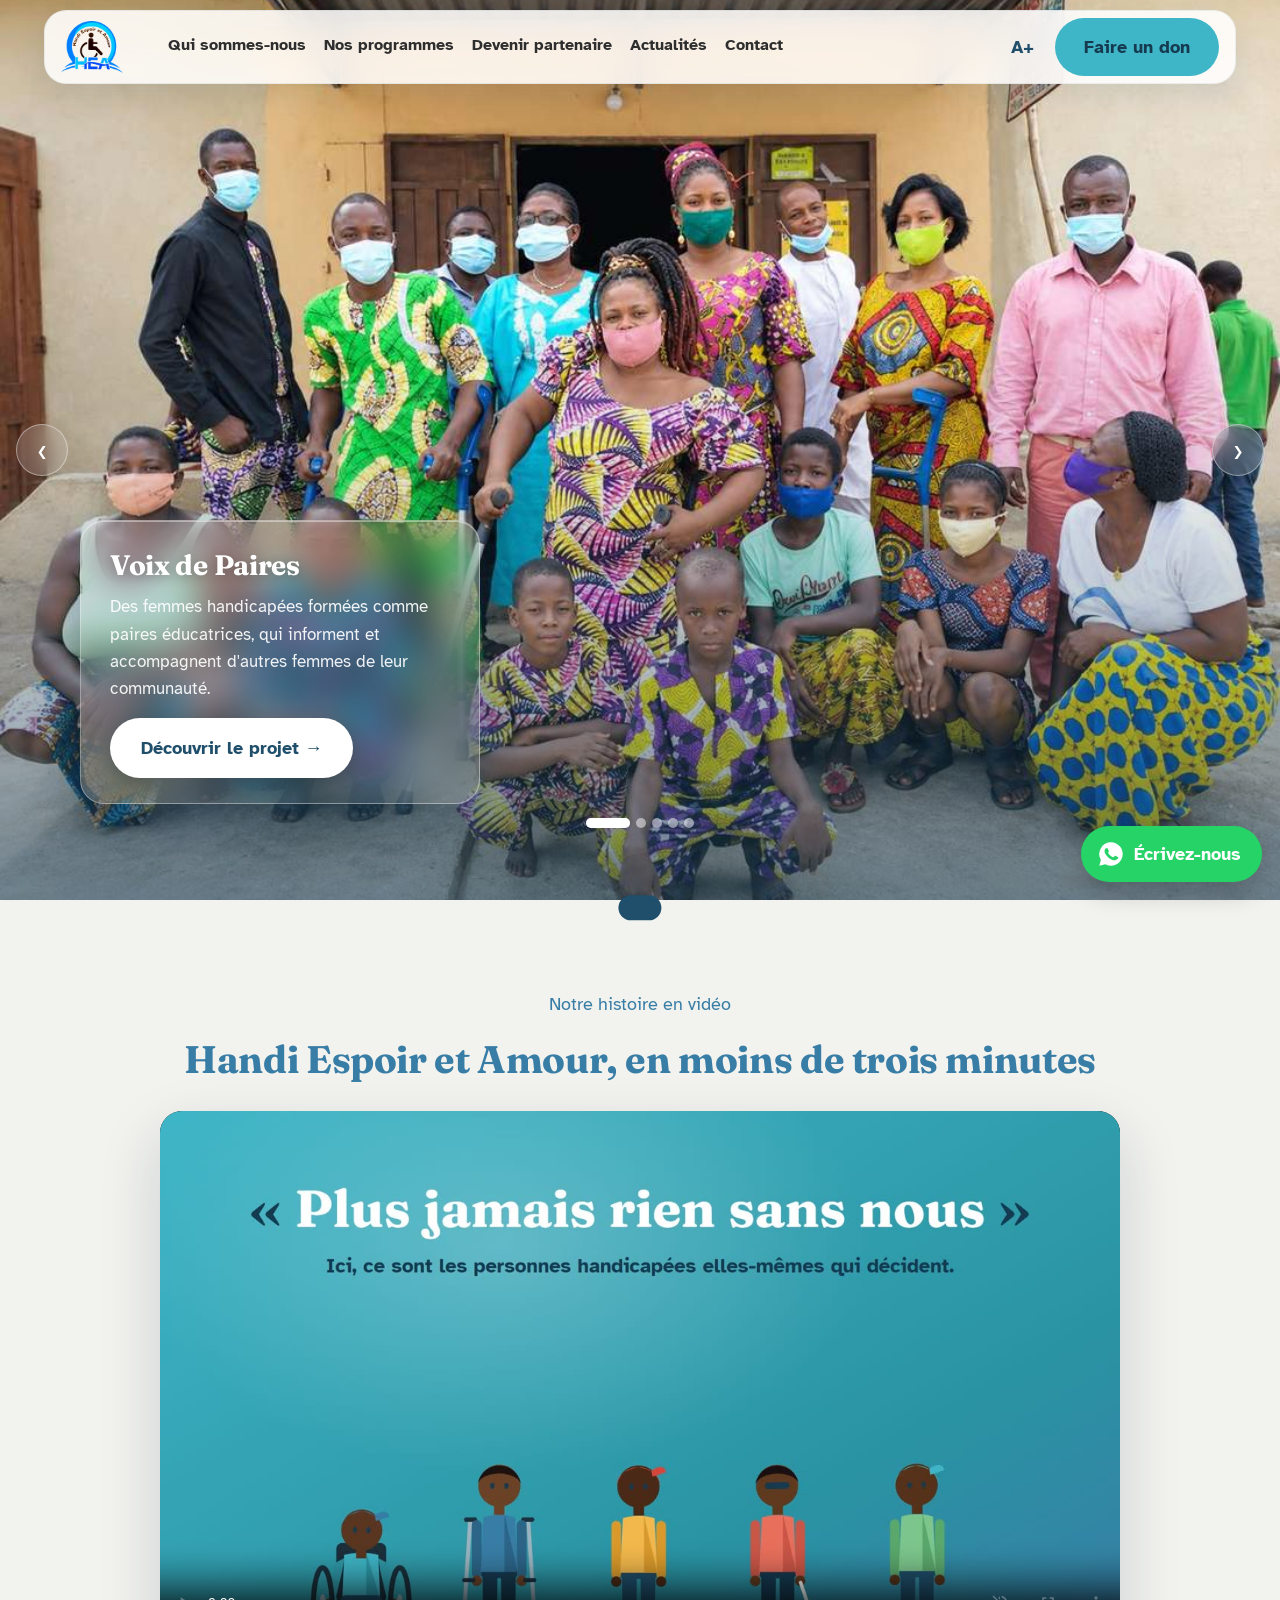
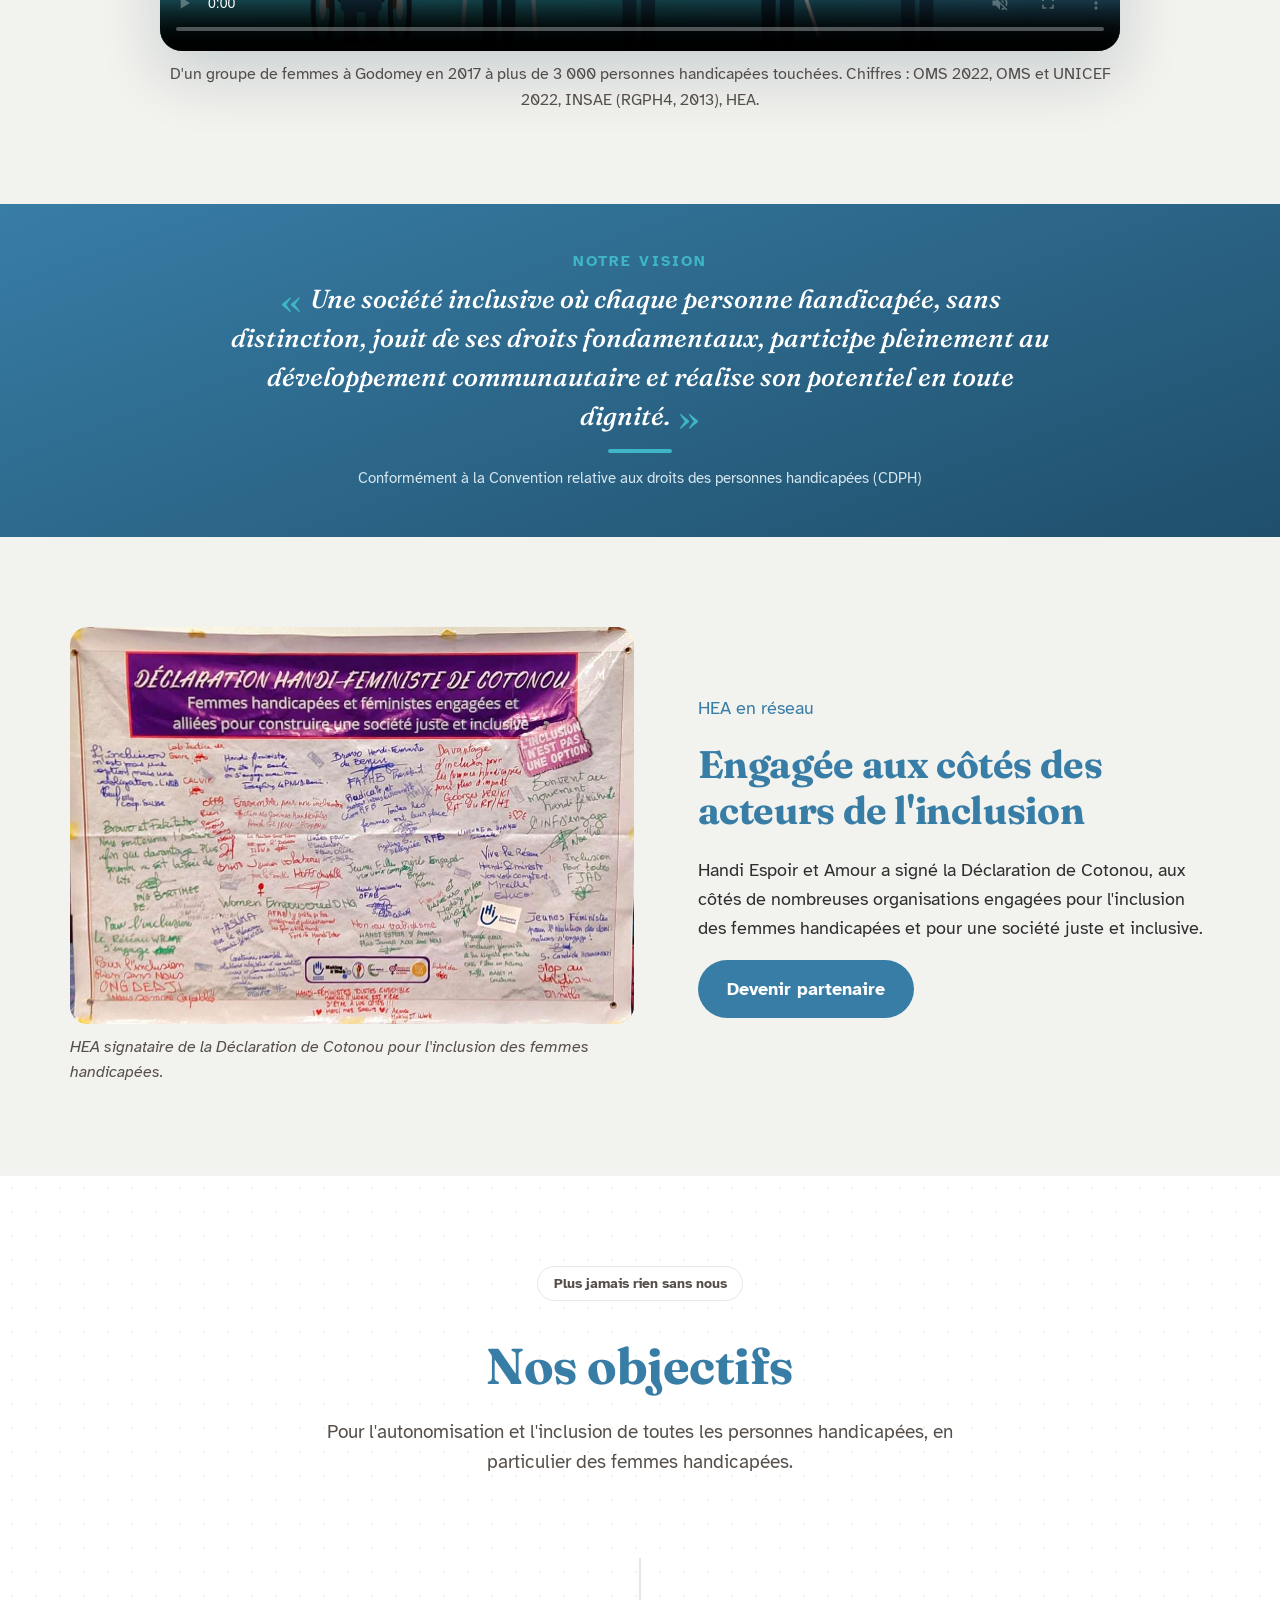
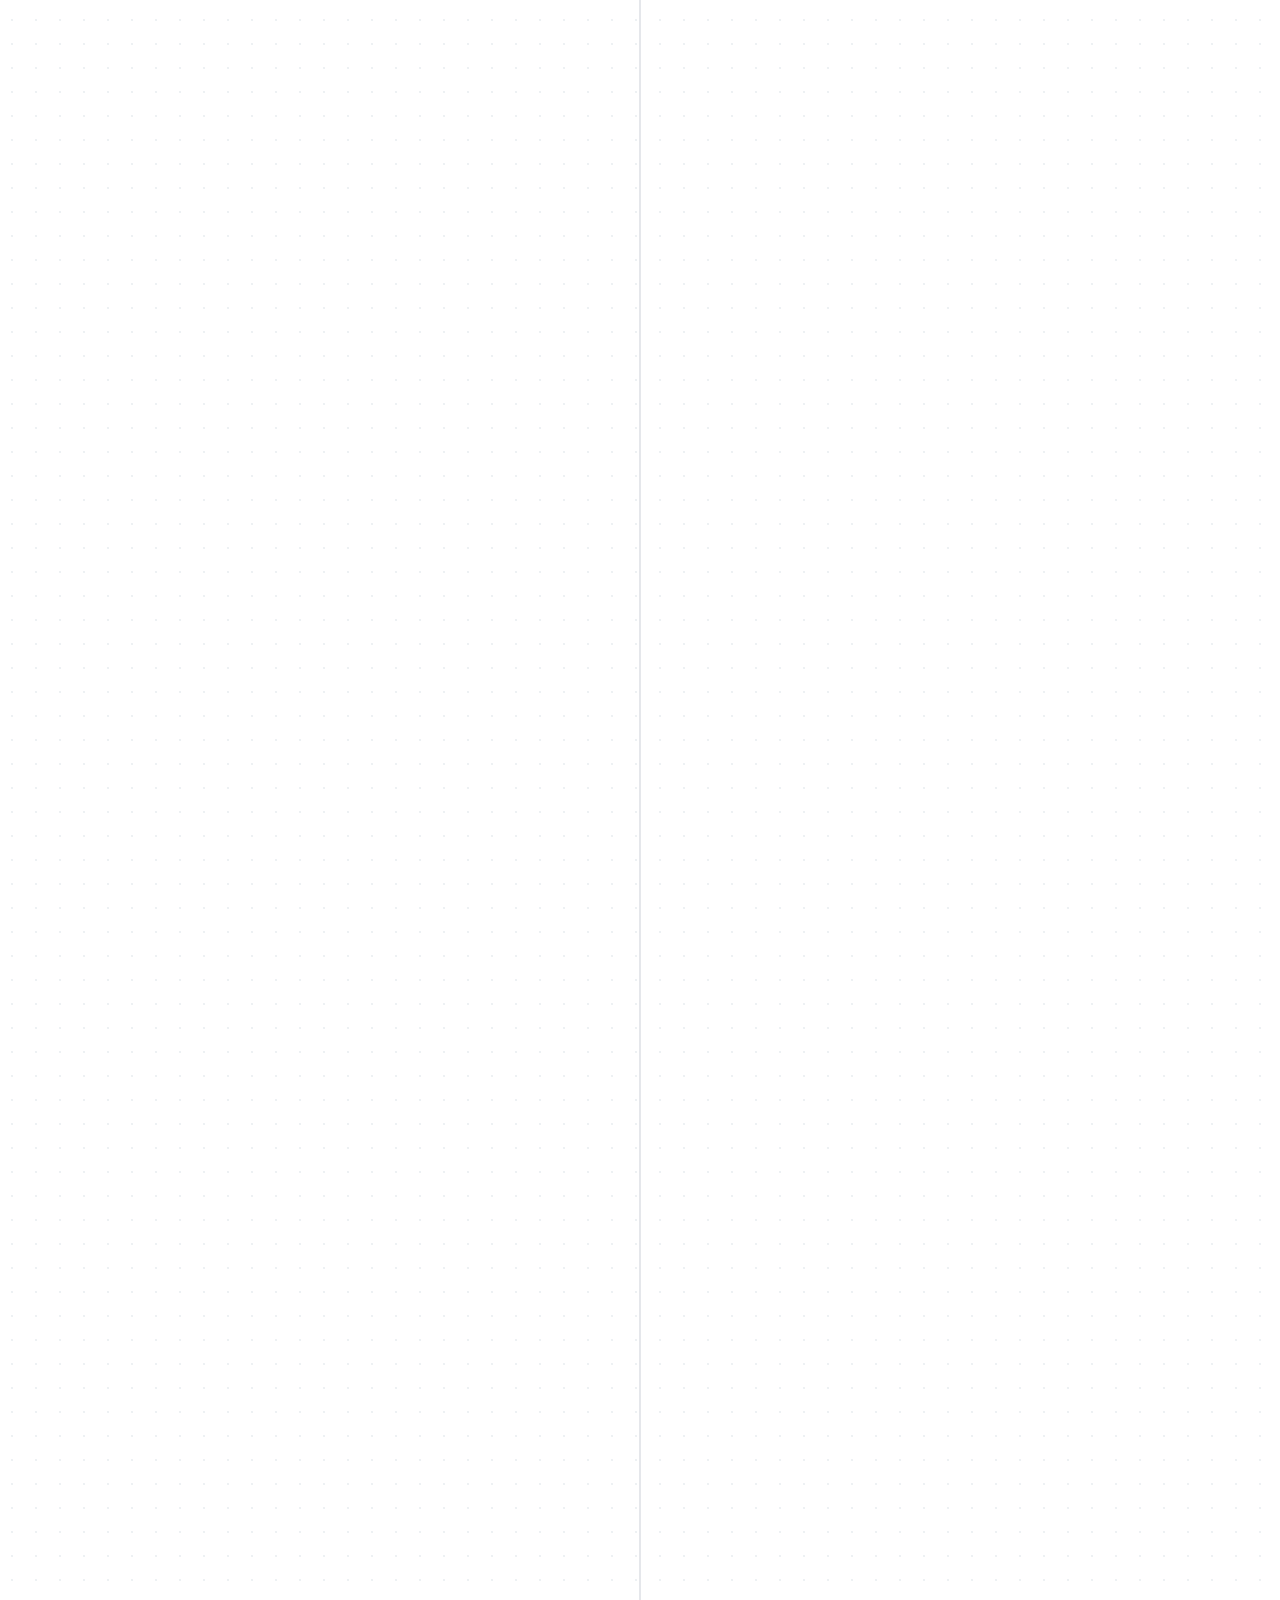
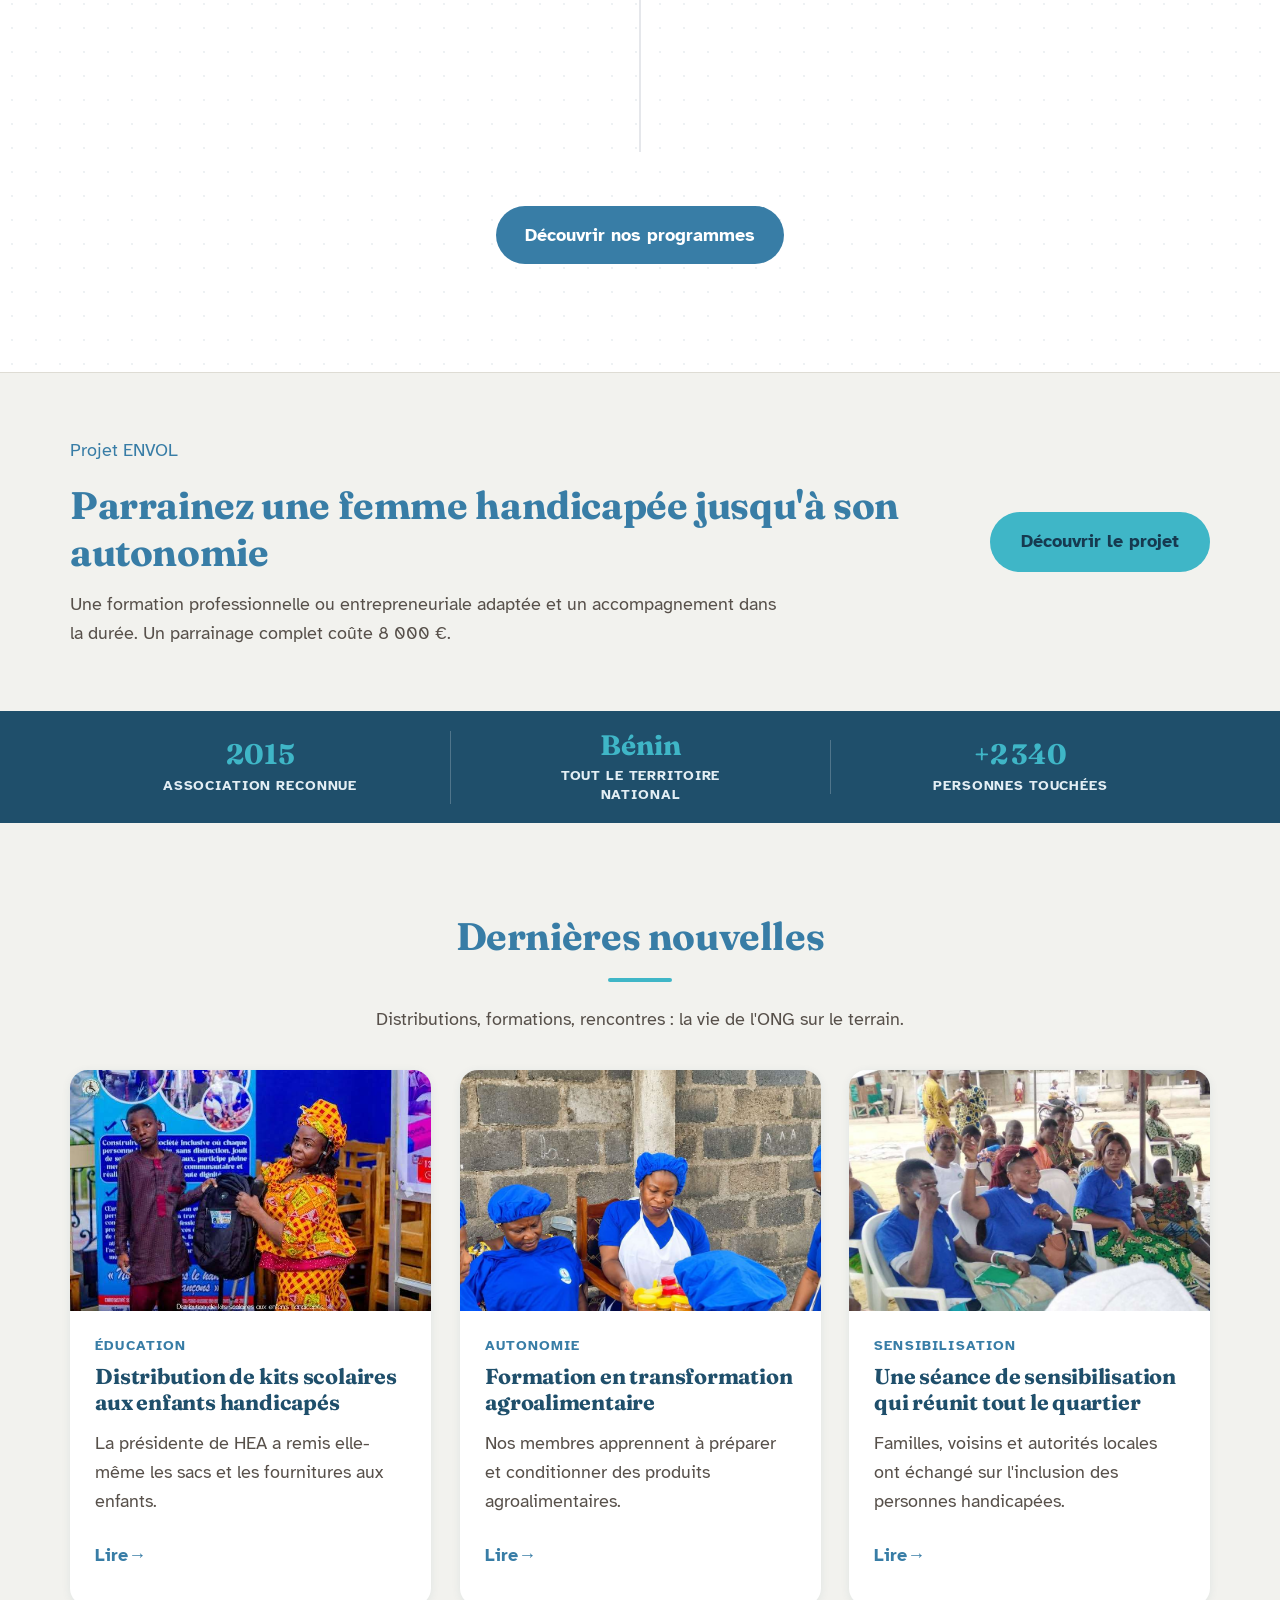
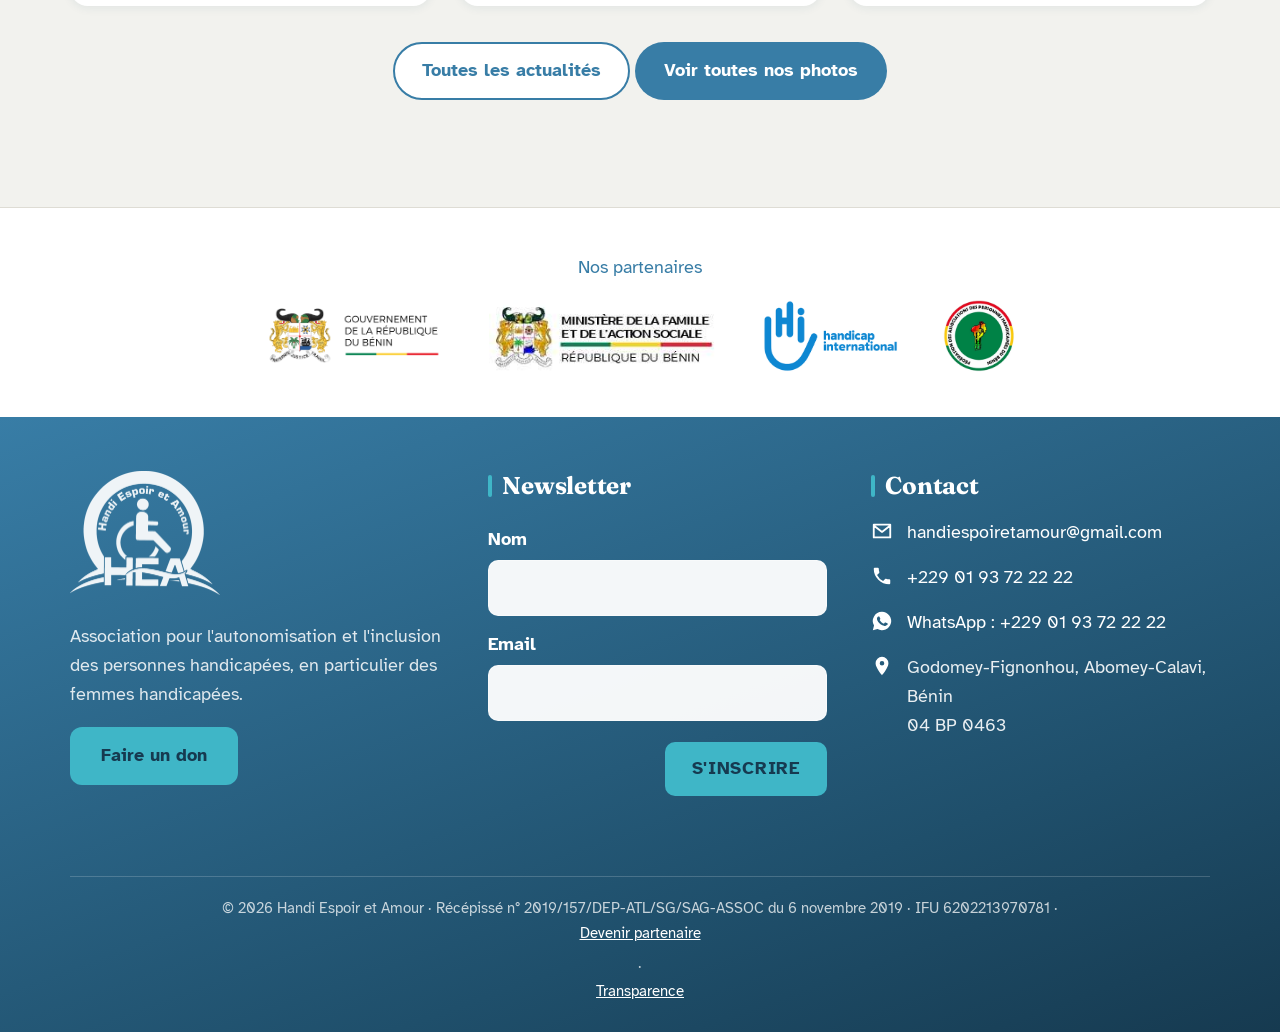
<file: index.html>
<!doctype html>
<html lang="fr">
<head>
<meta charset="utf-8">
<meta name="viewport" content="width=device-width, initial-scale=1">
<title>Accueil | Handi Espoir et Amour</title>
<meta name="description" content="Handi Espoir et Amour (HEA), association béninoise pour l'autonomisation et l'inclusion des personnes handicapées, en particulier des femmes handicapées.">
<meta property="og:title" content="Accueil | Handi Espoir et Amour">
<meta property="og:description" content="Handi Espoir et Amour (HEA), association béninoise pour l'autonomisation et l'inclusion des personnes handicapées, en particulier des femmes handicapées.">
<meta property="og:image" content="https://handiespoiretamour.org/images/accueil-groupe.jpg">
<meta property="og:url" content="https://handiespoiretamour.org/">
<meta property="og:type" content="website">
<meta property="og:locale" content="fr_FR">
<link rel="canonical" href="https://handiespoiretamour.org/">
<meta name="theme-color" content="#0a4fd6">
<link rel="icon" href="favicon.ico" sizes="48x48">
<link rel="icon" type="image/png" sizes="192x192" href="favicon-192.png">
<link rel="apple-touch-icon" href="apple-touch-icon.png">
<link rel="preconnect" href="https://fonts.googleapis.com">
<link rel="preconnect" href="https://fonts.gstatic.com" crossorigin>
<link href="https://fonts.googleapis.com/css2?family=Atkinson+Hyperlegible:ital,wght@0,400;0,700;1,400&family=Fraunces:ital,opsz,wght@0,9..144,500;0,9..144,700;1,9..144,500&display=swap" rel="stylesheet">
<link rel="stylesheet" href="hea.css?v=61">
</head>
<body class="page-accueil">
<a class="sauter" href="#contenu">Aller au contenu</a>

<header class="entete">
  <div class="entete__ligne">
    <a class="logo" href="index.html" aria-label="Handi Espoir et Amour, accueil">
      <img src="images/logo-hea-180.png" alt="" width="70" height="55">
    </a>
    <nav class="nav-principale" aria-label="Navigation principale">
      <a href="qui-sommes-nous.html" data-page="qui">Qui sommes-nous</a>
      <a href="programmes.html" data-page="programmes">Nos programmes</a>
      <a href="partenaires.html" data-page="partenaires">Devenir partenaire</a>
      <a href="actualites.html" data-page="actualites">Actualités</a>
      <a href="contact.html" data-page="contact">Contact</a>
    </nav>
    <div class="entete__outils">
      <button class="outil outil--texte" data-taille aria-pressed="false" aria-label="Taille du texte : normale. Passer en taille grande" title="Agrandir le texte">A+</button>
      <a class="bouton bouton--don entete__don" href="donner.html">Faire un don</a>
      <button class="outil burger" aria-expanded="false" aria-controls="tiroir" aria-label="Ouvrir le menu">
        <svg viewBox="0 0 24 24" aria-hidden="true"><path d="M3 6h18M3 12h18M3 18h18" stroke="currentColor" stroke-width="2.2" stroke-linecap="round"/></svg>
      </button>
    </div>
  </div>
  <div id="tiroir" class="tiroir" hidden>
    <nav aria-label="Menu complet">
      <a href="index.html">Accueil</a>
      <a href="qui-sommes-nous.html">Qui sommes-nous</a>
      <a href="programmes.html">Nos programmes</a>
      <a href="partenaires.html">Devenir partenaire</a>
      <a href="actualites.html">Actualités</a>
      <a href="transparence.html">Transparence</a>
      <a href="donner.html">Faire un don</a>
      <a href="contact.html">Contact et bénévolat</a>
    </nav>
  </div>
</header>

<main id="contenu">
<section class="carrousel" aria-roledescription="carrousel" aria-label="À la une">
  <div class="diapo active">
    <img src="images/accueil-groupe.jpg" alt="Membres et bénéficiaires de l'ONG, adultes et enfants, devant le siège à Godomey">
    <div class="diapo__carte">
      <h1>Voix de Paires</h1>
      <p>Des femmes handicapées formées comme paires éducatrices, qui informent et accompagnent d'autres femmes de leur communauté.</p>
      <a class="bouton bouton--bleu" href="programmes.html#voix-de-paires">Découvrir le projet</a>
    </div>
  </div>
  <div class="diapo">
    <img src="images/kits-siege.jpg" alt="Des dizaines d'enfants brandissent leurs kits scolaires devant le siège de l'ONG Handi Espoir et Amour" loading="lazy">
    <div class="diapo__carte">
      <h2>Des kits scolaires pour faire sa rentrée</h2>
      <p>À chaque rentrée, les enfants handicapés et les enfants de personnes handicapées reçoivent leurs fournitures.</p>
      <a class="bouton bouton--bleu" href="programmes.html#cartables-et-etoiles">Lire la suite</a>
    </div>
  </div>
  <div class="diapo">
    <img src="images/rencontre-femmes.jpg" alt="Membres de l'ONG, plusieurs avec des béquilles, réunies sous les palmiers" loading="lazy">
    <div class="diapo__carte">
      <h2>Plus jamais rien sans nous</h2>
      <p>Une association dirigée par des personnes handicapées elles-mêmes, qui portent leur propre voix.</p>
      <a class="bouton bouton--bleu" href="qui-sommes-nous.html">Qui sommes-nous</a>
    </div>
  </div>
  <div class="diapo">
    <img src="images/atelier-cuisine.jpg" alt="Les membres de l'atelier, en tee-shirt et charlotte bleus de l'ONG, se forment ensemble à la transformation agroalimentaire" loading="lazy">
    <div class="diapo__carte">
      <h2>Apprendre un métier, gagner un revenu</h2>
      <p>Nos ateliers de transformation et de perlage donnent à nos membres un savoir-faire qui fait vivre.</p>
      <a class="bouton bouton--bleu" href="programmes.html#envol">Lire la suite</a>
    </div>
  </div>
  <div class="diapo">
    <img src="images/equipe-banniere.jpg" alt="Membres et bénéficiaires de HEA réunis devant la banderole de l'association" loading="lazy">
    <div class="diapo__carte">
      <h2>Une association reconnue</h2>
      <p>Enregistrée depuis 2019, HEA rassemble ses membres, leurs familles et ses partenaires autour d'une même cause.</p>
      <a class="bouton bouton--bleu" href="qui-sommes-nous.html">Qui sommes-nous</a>
    </div>
  </div>
  <button class="carrousel__fleche carrousel__fleche--g" aria-label="Diapositive précédente">‹</button>
  <button class="carrousel__fleche carrousel__fleche--d" aria-label="Diapositive suivante">›</button>
  <div class="carrousel__points"></div>
 aria-label="Diapositive précédente">‹</button>
</section>

<section class="section film-accueil" aria-labelledby="film-titre">
  <div class="conteneur centre">
    <p class="surtitre">Notre histoire en vidéo</p>
    <h2 id="film-titre">Handi Espoir et Amour, en moins de trois minutes</h2>
    <figure class="video film-accueil__video revele">
      <div class="film-accueil__cadre">
        <video controls preload="metadata" playsinline data-lecture-auto poster="videos/hea-histoire.jpg" src="videos/hea-histoire.mp4"></video>
        <button type="button" class="film-accueil__son" hidden>🔊 Activer le son</button>
      </div>
      <figcaption>D'un groupe de femmes à Godomey en 2017 à plus de 3 000 personnes handicapées touchées. Chiffres : OMS 2022, OMS et UNICEF 2022, INSAE (RGPH4, 2013), HEA.</figcaption>
    </figure>
  </div>
</section>

<section class="vision" aria-labelledby="vision-titre">
  <div class="etroit centre">
    <p class="surtitre">Notre vision</p>
    <h2 id="vision-titre" class="vision__texte"><span class="vision__guillemet" aria-hidden="true">« </span>Une société inclusive où chaque personne handicapée, sans distinction, jouit de ses droits fondamentaux, participe pleinement au développement communautaire et réalise son potentiel en toute dignité.<span class="vision__guillemet" aria-hidden="true"> »</span></h2>
    <p class="vision__source">Conformément à la Convention relative aux droits des personnes handicapées (CDPH)</p>
  </div>
</section>

<section class="section engagement">
  <div class="conteneur engagement__grille">
    <figure class="photo-legende">
      <img src="images/declaration-cotonou.jpg" alt="Panneau de la Déclaration de Cotonou signé par de nombreuses organisations, dont Handi Espoir et Amour" loading="lazy">
      <figcaption>HEA signataire de la Déclaration de Cotonou pour l'inclusion des femmes handicapées.</figcaption>
    </figure>
    <div>
      <p class="surtitre">HEA en réseau</p>
      <h2>Engagée aux côtés des acteurs de l'inclusion</h2>
      <p>Handi Espoir et Amour a signé la Déclaration de Cotonou, aux côtés de nombreuses organisations engagées pour l'inclusion des femmes handicapées et pour une société juste et inclusive.</p>
      <a class="bouton bouton--bleu" href="partenaires.html">Devenir partenaire</a>
    </div>
  </div>
</section>

<section class="section frise-objectifs" aria-labelledby="objectifs-titre">
  <div class="conteneur">
    <div class="frise-objectifs__entete">
      <span class="frise-objectifs__badge">Plus jamais rien sans nous</span>
      <h2 id="objectifs-titre">Nos objectifs</h2>
      <p>Pour l'autonomisation et l'inclusion de toutes les personnes handicapées, en particulier des femmes handicapées.</p>
    </div>
    <div class="frise-objectifs__corps">
      <div class="frise-objectifs__rail" aria-hidden="true"><span class="frise-objectifs__remplissage"></span></div>
      <div class="etape etape--gauche" data-etape>
        <article class="etape__carte">
          <span class="etape__fond" aria-hidden="true">01</span>
          <span class="etape__icone" aria-hidden="true"><svg viewBox="0 0 24 24"><path d="M4 8h16v11H4zM9 8V6a2 2 0 0 1 2-2h2a2 2 0 0 1 2 2v2M4 13h16" fill="none" stroke="currentColor" stroke-width="1.75" stroke-linecap="round" stroke-linejoin="round"/></svg></span>
          <div class="etape__texte">
            <h3>Autonomie économique</h3>
            <p>Des compétences professionnelles et entrepreneuriales adaptées, pour que chaque femme handicapée tire un revenu de son travail.</p>
            <a class="lien-fleche" href="programmes.html#envol">Voir le programme</a>
          </div>
        </article>
        <div class="etape__pastille" aria-hidden="true">01</div>
        <figure class="etape__photo"><img src="images/atelier-cuisine.jpg" alt="Les femmes de l'atelier, en tenue bleue de l'ONG, préparent ensemble des produits" loading="lazy"></figure>
      </div>
      <div class="etape etape--droite" data-etape>
        <article class="etape__carte">
          <span class="etape__fond" aria-hidden="true">02</span>
          <span class="etape__icone" aria-hidden="true"><svg viewBox="0 0 24 24"><path d="M4 10v4h3l5 4V6L7 10H4zM16 9a4 4 0 0 1 0 6M18.5 6.5a7.5 7.5 0 0 1 0 11" fill="none" stroke="currentColor" stroke-width="1.75" stroke-linecap="round" stroke-linejoin="round"/></svg></span>
          <div class="etape__texte">
            <h3>Leadership et santé</h3>
            <p>Promouvoir le leadership des femmes handicapées et leur accès effectif aux services de santé sexuelle et reproductive.</p>
            <a class="lien-fleche" href="programmes.html#voix-de-paires">Voir le programme</a>
          </div>
        </article>
        <div class="etape__pastille" aria-hidden="true">02</div>
        <figure class="etape__photo"><img src="images/equipe-visite.jpg" alt="L'équipe HEA en réunion avec des femmes du quartier" loading="lazy"></figure>
      </div>
      <div class="etape etape--gauche" data-etape>
        <article class="etape__carte">
          <span class="etape__fond" aria-hidden="true">03</span>
          <span class="etape__icone" aria-hidden="true"><svg viewBox="0 0 24 24"><path d="M4 10h16v10H4zM3 7h18v3H3zM12 7v13M12 7c-1.5-3-5-3-5-1s3 1 5 1c2 0 5 1 5-1s-3.5-2-5 1" fill="none" stroke="currentColor" stroke-width="1.75" stroke-linecap="round" stroke-linejoin="round"/></svg></span>
          <div class="etape__texte">
            <h3>Les enfants, à la rentrée et à Noël</h3>
            <p>Kits scolaires à la rentrée et cadeaux de Noël, exclusivement pour les enfants handicapés et les enfants des personnes handicapées.</p>
            <a class="lien-fleche" href="programmes.html#cartables-et-etoiles">Voir le programme</a>
          </div>
        </article>
        <div class="etape__pastille" aria-hidden="true">03</div>
        <figure class="etape__photo"><img src="images/kits-enfants.jpg" alt="Les enfants posent avec leurs nouveaux sacs à dos devant les banderoles de HEA" loading="lazy"></figure>
      </div>
      <div class="etape etape--droite" data-etape>
        <article class="etape__carte">
          <span class="etape__fond" aria-hidden="true">04</span>
          <span class="etape__icone" aria-hidden="true"><svg viewBox="0 0 24 24"><circle cx="12" cy="4.5" r="1.8" fill="currentColor"/><path d="M5 8.5l7 1.5 7-1.5M12 10v4.5M12 14.5l-3.5 6M12 14.5l3.5 6" fill="none" stroke="currentColor" stroke-width="1.75" stroke-linecap="round" stroke-linejoin="round"/></svg></span>
          <div class="etape__texte">
            <h3>Environnements accessibles</h3>
            <p>Des lieux, des services et des outils numériques ouverts à toutes les personnes handicapées, en particulier aux femmes.</p>
            <a class="lien-fleche" href="programmes.html#portes-ouvertes">Voir le programme</a>
          </div>
        </article>
        <div class="etape__pastille" aria-hidden="true">04</div>
        <figure class="etape__photo"><img src="images/rencontre-femmes.jpg" alt="Membres de l'ONG, plusieurs avec des béquilles, réunies sous les palmiers" loading="lazy"></figure>
      </div>
    </div>
    <p class="centre" style="margin-top:3rem"><a class="bouton bouton--bleu" href="programmes.html">Découvrir nos programmes</a></p>
  </div>
</section>

<section class="parrainage-bandeau">
  <div class="conteneur parrainage-bandeau__ligne">
    <div>
      <p class="surtitre">Projet ENVOL</p>
      <h2>Parrainez une femme handicapée jusqu'à son autonomie</h2>
      <p>Une formation professionnelle ou entrepreneuriale adaptée et un accompagnement dans la durée. Un parrainage complet coûte 8 000 €.</p>
    </div>
    <a class="bouton bouton--don bouton--grand" href="programmes.html#envol">Découvrir le projet</a>
  </div>
</section>

<section class="barre-chiffres revele" aria-label="HEA en chiffres">
  <div class="conteneur barre-chiffres__ligne">
    <div class="bc"><strong><span data-compteur="2019" data-depart="2000">2019</span></strong><span>association reconnue</span></div>
    <div class="bc"><strong>Bénin</strong><span>tout le territoire national</span></div>
    <div class="bc"><strong>+<span data-compteur="3000" data-milliers>3 000</span></strong><span>personnes touchées</span></div>
  </div>
</section>

<section class="section section--gris">
  <div class="conteneur">
    <div class="titre-section">
      <h2>Dernières nouvelles</h2>
      <p>Distributions, formations, rencontres : la vie de l'ONG sur le terrain.</p>
    </div>
    <div class="cartes">
      <a class="carte" href="actualites.html#kits">
        <img src="images/kits-presidente.jpg" alt="La présidente de HEA remet un sac à dos à un garçon" loading="lazy">
        <div class="carte__corps"><span class="carte__etiquette">Éducation</span><h3>Distribution de kits scolaires aux enfants handicapés</h3><p>La présidente de HEA a remis elle-même les sacs et les fournitures aux enfants.</p><span class="lien-fleche">Lire</span></div>
      </a>
      <a class="carte" href="actualites.html#formation">
        <img src="images/atelier-equipe.jpg" alt="Les membres de l'atelier préparent des produits" loading="lazy">
        <div class="carte__corps"><span class="carte__etiquette">Autonomie</span><h3>Formation en transformation agroalimentaire</h3><p>Nos membres apprennent à préparer et conditionner des produits agroalimentaires.</p><span class="lien-fleche">Lire</span></div>
      </a>
      <a class="carte" href="actualites.html#sensibilisation">
        <img src="images/causerie-public.jpg" alt="Le public assis écoute pendant une séance de sensibilisation" loading="lazy">
        <div class="carte__corps"><span class="carte__etiquette">Sensibilisation</span><h3>Une séance de sensibilisation qui réunit tout le quartier</h3><p>Familles, voisins et autorités locales ont échangé sur l'inclusion des personnes handicapées.</p><span class="lien-fleche">Lire</span></div>
      </a>
    </div>
    <p class="centre" style="margin-top:2rem"><a class="bouton bouton--contour" href="actualites.html">Toutes les actualités</a> <a class="bouton bouton--bleu" href="actualites.html#galerie">Voir toutes nos photos</a></p>
  </div>
</section>

<section class="section partenaires">
  <div class="conteneur centre">
    <p class="surtitre">Nos partenaires</p>
    <div class="partenaires__logos">
      <img src="images/logo-gouvernement-benin.png" alt="Gouvernement de la République du Bénin" width="400" height="161" loading="lazy">
      <img src="images/logo-mfas.jpg" alt="Ministère de la Famille et de l'Action Sociale, République du Bénin" width="261" height="82" loading="lazy">
      <img src="images/logo-handicap-international.png" alt="Handicap International" width="377" height="200" loading="lazy">
      <img src="images/logo-faphb.png" alt="Fédération des Associations des Personnes Handicapées du Bénin (FAPHB)" width="300" height="300" loading="lazy">
    </div>
  </div>
</section>

<script type="application/ld+json">
{
  "@context": "https://schema.org",
  "@type": "NGO",
  "name": "Handi Espoir et Amour",
  "alternateName": "HEA",
  "description": "Association pour l'autonomisation et l'inclusion des personnes handicapées, en particulier des femmes handicapées. Siège dans le département de l'Atlantique, interventions sur l'ensemble du territoire national (Bénin).",
  "url": "https://handiespoiretamour.org/",
  "logo": "https://handiespoiretamour.org/images/logo-hea.png",
  "foundingDate": "2017",
  "taxID": "6202213970781",
  "telephone": "+229 01 93 72 22 22",
  "email": "handiespoiretamour@gmail.com",
  "address": {
    "@type": "PostalAddress",
    "streetAddress": "04 BP 0463, Godomey-Fignonhou",
    "addressLocality": "Abomey-Calavi",
    "addressCountry": "BJ"
  },
  "areaServed": {"@type": "Country", "name": "Bénin"}
}
</script>
</main>

<footer class="pied">
  <div class="conteneur pied__grille">
    <div class="pied__marque">
      <a href="index.html" aria-label="Handi Espoir et Amour, accueil"><img class="pied__logo" src="images/logo-hea-blanc.png" alt="Handi Espoir et Amour (HEA)" width="150" height="117"></a>
      <p>Association pour l'autonomisation et l'inclusion des personnes handicapées, en particulier des femmes handicapées.</p>
      <a class="bouton pied__don" href="donner.html">Faire un don</a>
    </div>

    <div class="pied__bloc">
      <h2 class="pied__titre">Newsletter</h2>
      <form class="newsletter" novalidate>
        <label for="nl-nom">Nom</label>
        <input id="nl-nom" name="nom" type="text" autocomplete="name" required>
        <label for="nl-email">Email</label>
        <input id="nl-email" name="email" type="email" autocomplete="email" required>
        <button type="submit" class="newsletter__bouton">S'inscrire</button>
        <p class="newsletter__message" role="status" aria-live="polite"></p>
      </form>
    </div>

    <div class="pied__bloc">
      <h2 class="pied__titre">Contact</h2>
      <ul class="pied__contact">
        <li><svg viewBox="0 0 24 24" aria-hidden="true"><path d="M3 5h18v14H3z M3 6l9 7 9-7" fill="none" stroke="currentColor" stroke-width="2" stroke-linejoin="round"/></svg><a href="mailto:handiespoiretamour@gmail.com">handiespoiretamour@gmail.com</a></li>
        <li><svg viewBox="0 0 24 24" aria-hidden="true"><path d="M6.6 10.8a15.1 15.1 0 0 0 6.6 6.6l2.2-2.2c.3-.3.7-.4 1-.2 1.1.4 2.3.6 3.6.6.6 0 1 .4 1 1V20c0 .6-.4 1-1 1A17 17 0 0 1 3 4c0-.6.4-1 1-1h3.5c.6 0 1 .4 1 1 0 1.3.2 2.5.6 3.6.1.3 0 .7-.2 1z" fill="currentColor"/></svg><a href="tel:+2290193722222">+229 01 93 72 22 22</a></li>
        <li><svg viewBox="0 0 24 24" aria-hidden="true"><path d="M12 2a10 10 0 0 0-8.7 15l-1.3 5 5.1-1.3A10 10 0 1 0 12 2zm5.4 14.1c-.2.6-1.3 1.2-1.8 1.3-.5 0-1 .2-3.3-.7-2.8-1.1-4.6-4-4.7-4.2-.1-.2-1.1-1.5-1.1-2.9s.7-2 1-2.3c.2-.3.5-.3.7-.3h.5c.2 0 .4 0 .6.5l.8 1.9c.1.2.1.4 0 .5l-.4.6c-.2.2-.3.4-.1.7.2.3.8 1.3 1.7 2.1 1.2 1 2.1 1.3 2.4 1.5.3.1.5.1.6-.1l.9-1c.2-.3.4-.2.7-.1l1.8.9c.3.1.5.2.5.3.1.2.1.7-.1 1.3z" fill="currentColor"/></svg><a href="https://wa.me/2290193722222" rel="noopener">WhatsApp : +229 01 93 72 22 22</a></li>
        <li><svg viewBox="0 0 24 24" aria-hidden="true"><path d="M12 2a7 7 0 0 0-7 7c0 5.2 7 13 7 13s7-7.8 7-13a7 7 0 0 0-7-7zm0 9.5A2.5 2.5 0 1 1 12 6.5a2.5 2.5 0 0 1 0 5z" fill="currentColor"/></svg><span>Godomey-Fignonhou, Abomey-Calavi, Bénin<br>04 BP 0463</span></li>
      </ul>
    </div>
  </div>
  <div class="conteneur pied__bas">© <span class="annee">2026</span> Handi Espoir et Amour · Récépissé n° 2019/157/DEP-ATL/SG/SAG-ASSOC du 6 novembre 2019 · IFU 6202213970781 · <a href="partenaires.html">Devenir partenaire</a> · <a href="transparence.html">Transparence</a></div>
</footer>

<div class="toast" role="status" aria-live="polite"></div>
<a class="whatsapp-flottant" href="https://wa.me/2290193722222?text=Bonjour%20HEA%2C%20" target="_blank" rel="noopener" aria-label="Nous écrire sur WhatsApp au +229 01 93 72 22 22">
  <svg viewBox="0 0 24 24" aria-hidden="true"><path d="M12 2a10 10 0 0 0-8.7 15l-1.3 5 5.1-1.3A10 10 0 1 0 12 2zm5.4 14.1c-.2.6-1.3 1.2-1.8 1.3-.5 0-1 .2-3.3-.7-2.8-1.1-4.6-4-4.7-4.2-.1-.2-1.1-1.5-1.1-2.9s.7-2 1-2.3c.2-.3.5-.3.7-.3h.5c.2 0 .4 0 .6.5l.8 1.9c.1.2.1.4 0 .5l-.4.6c-.2.2-.3.4-.1.7.2.3.8 1.3 1.7 2.1 1.2 1 2.1 1.3 2.4 1.5.3.1.5.1.6-.1l.9-1c.2-.3.4-.2.7-.1l1.8.9c.3.1.5.2.5.3.1.2.1.7-.1 1.3z" fill="currentColor"/></svg>
  <span>Écrivez-nous</span>
</a>
<script src="hea.js?v=19"></script>
</body>
</html>
</file>
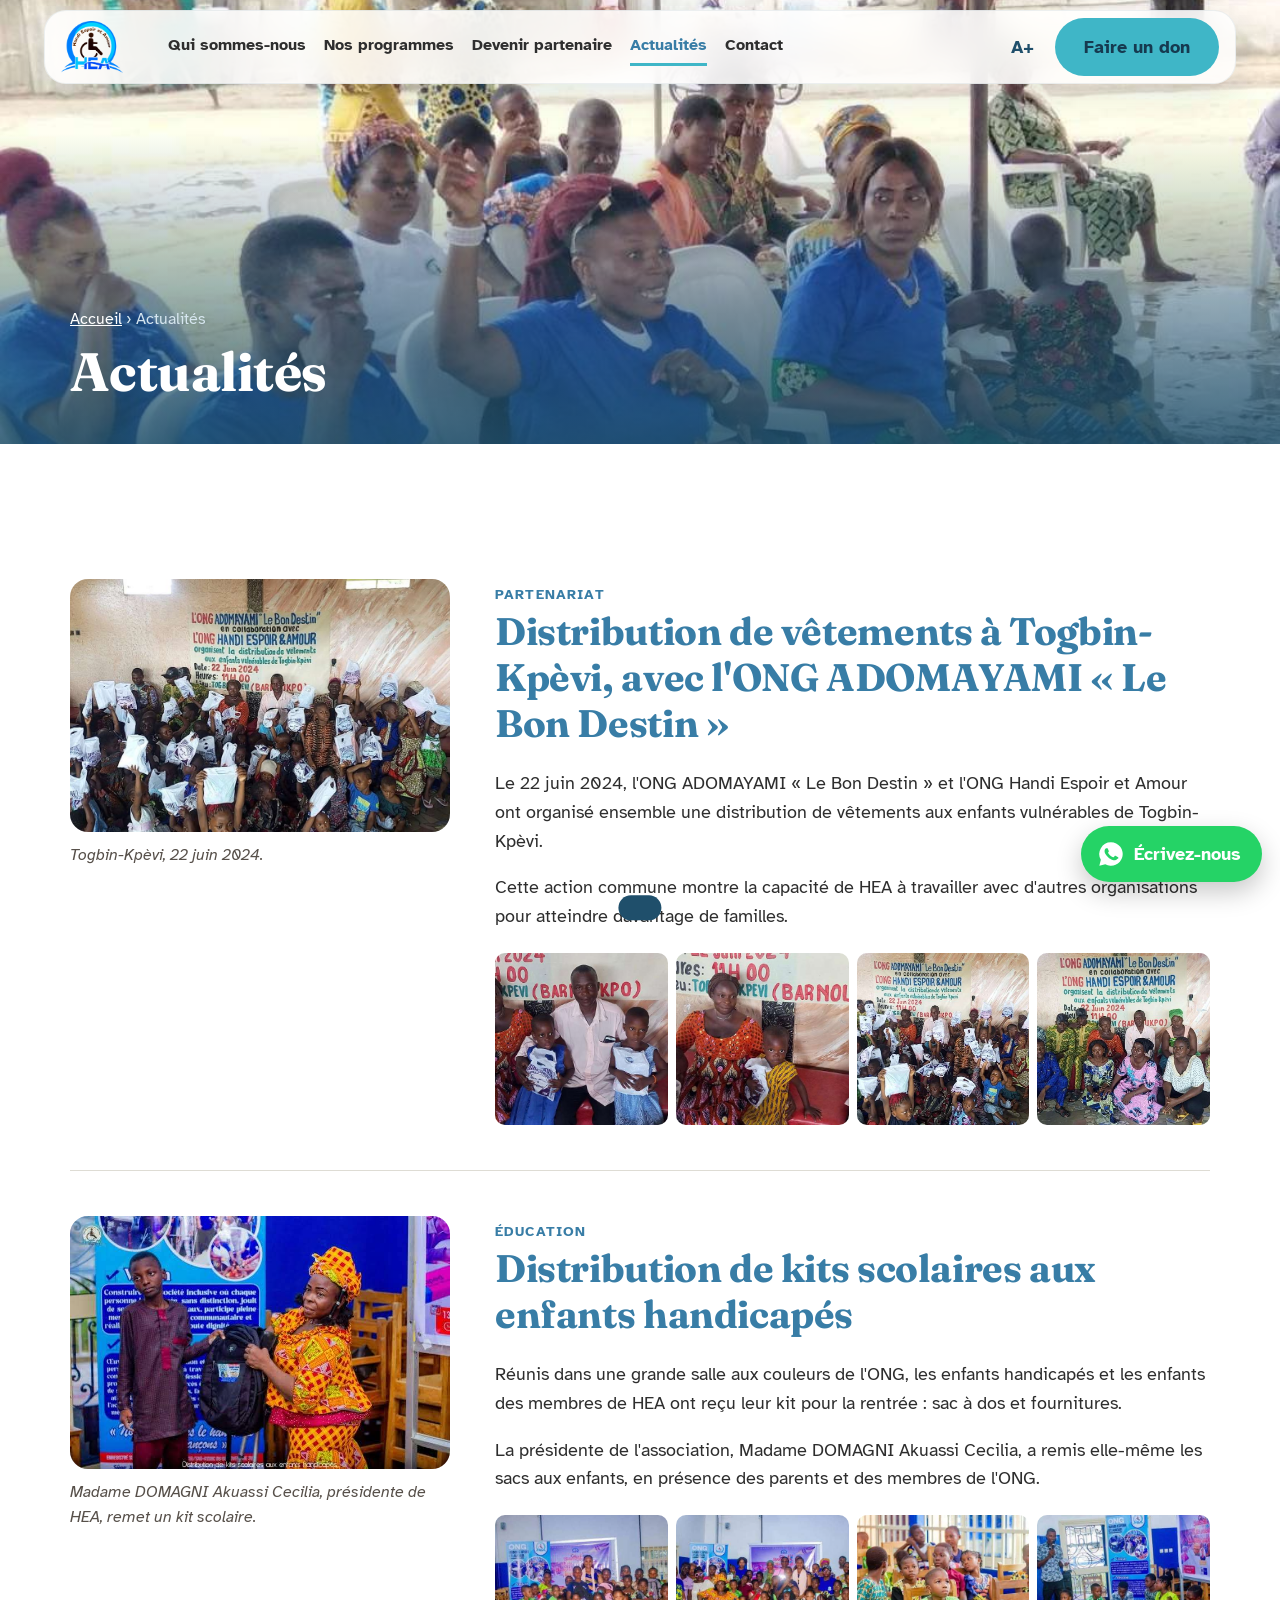
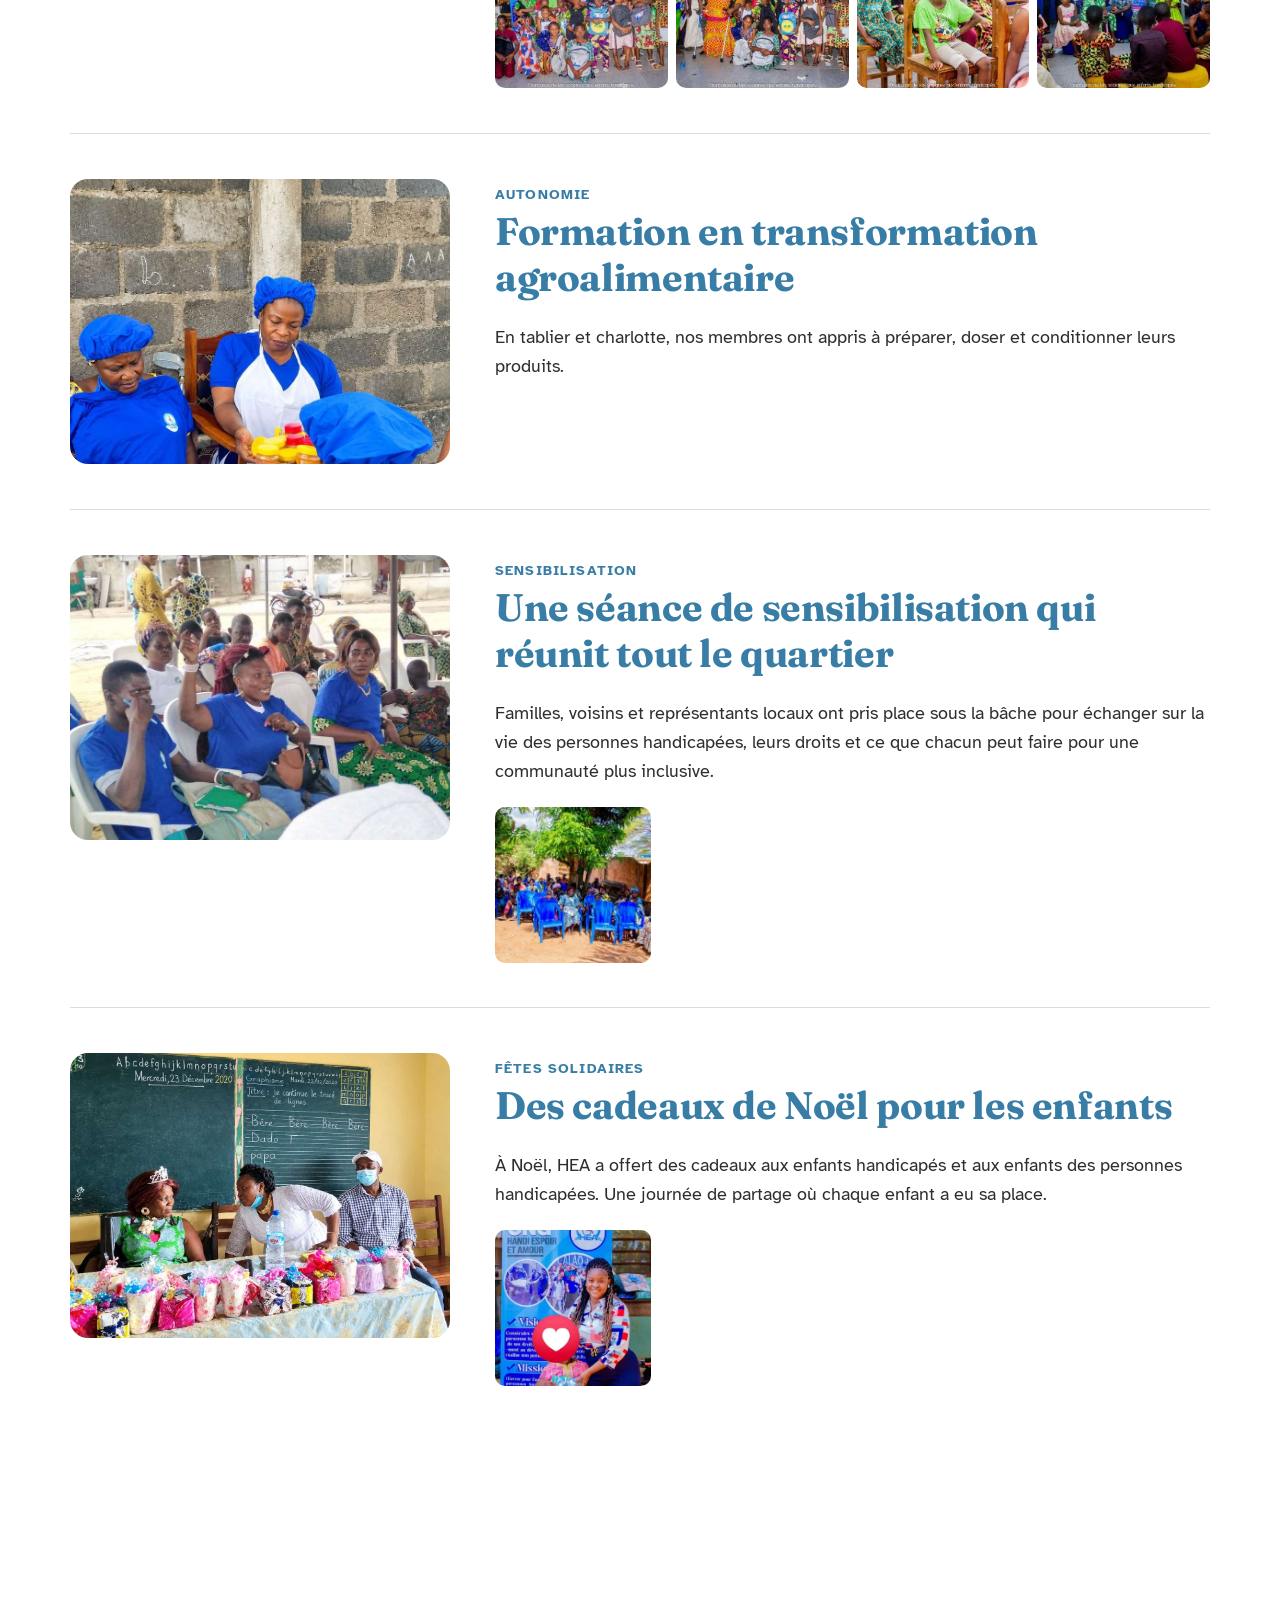
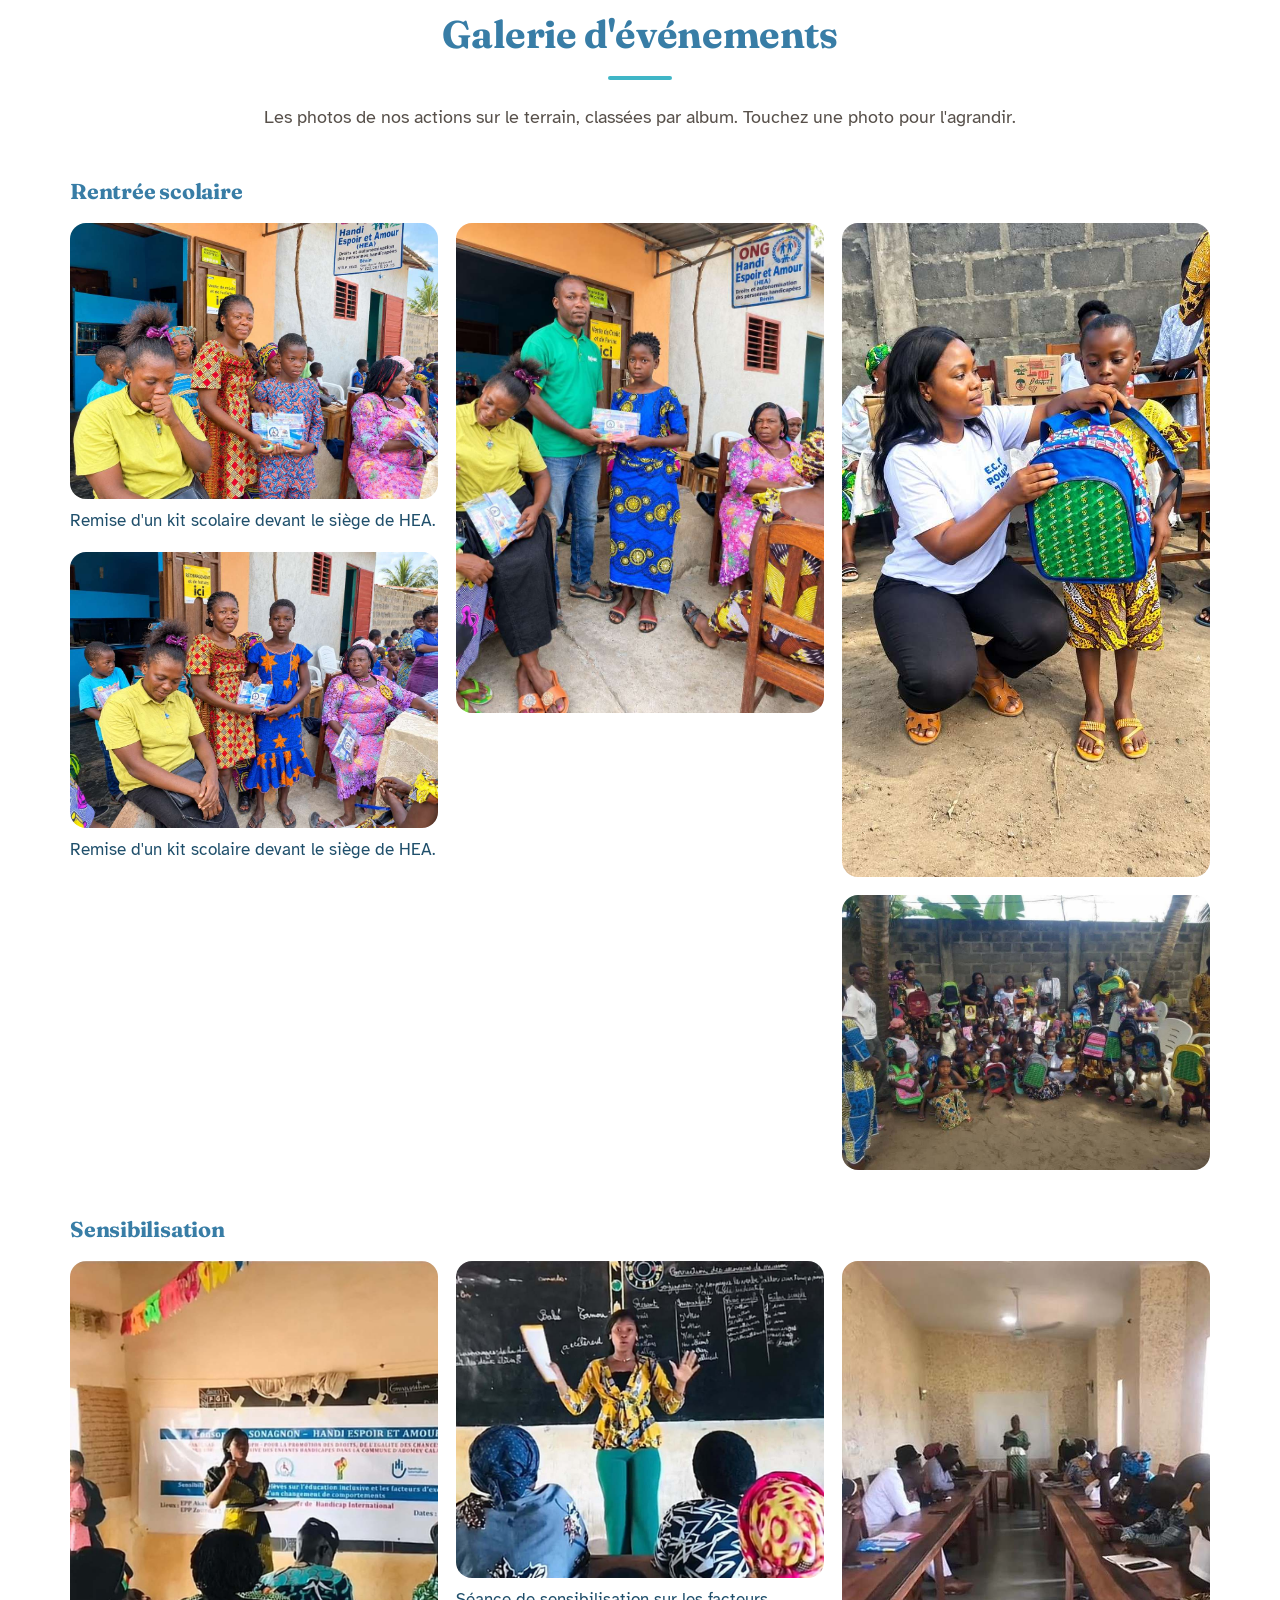
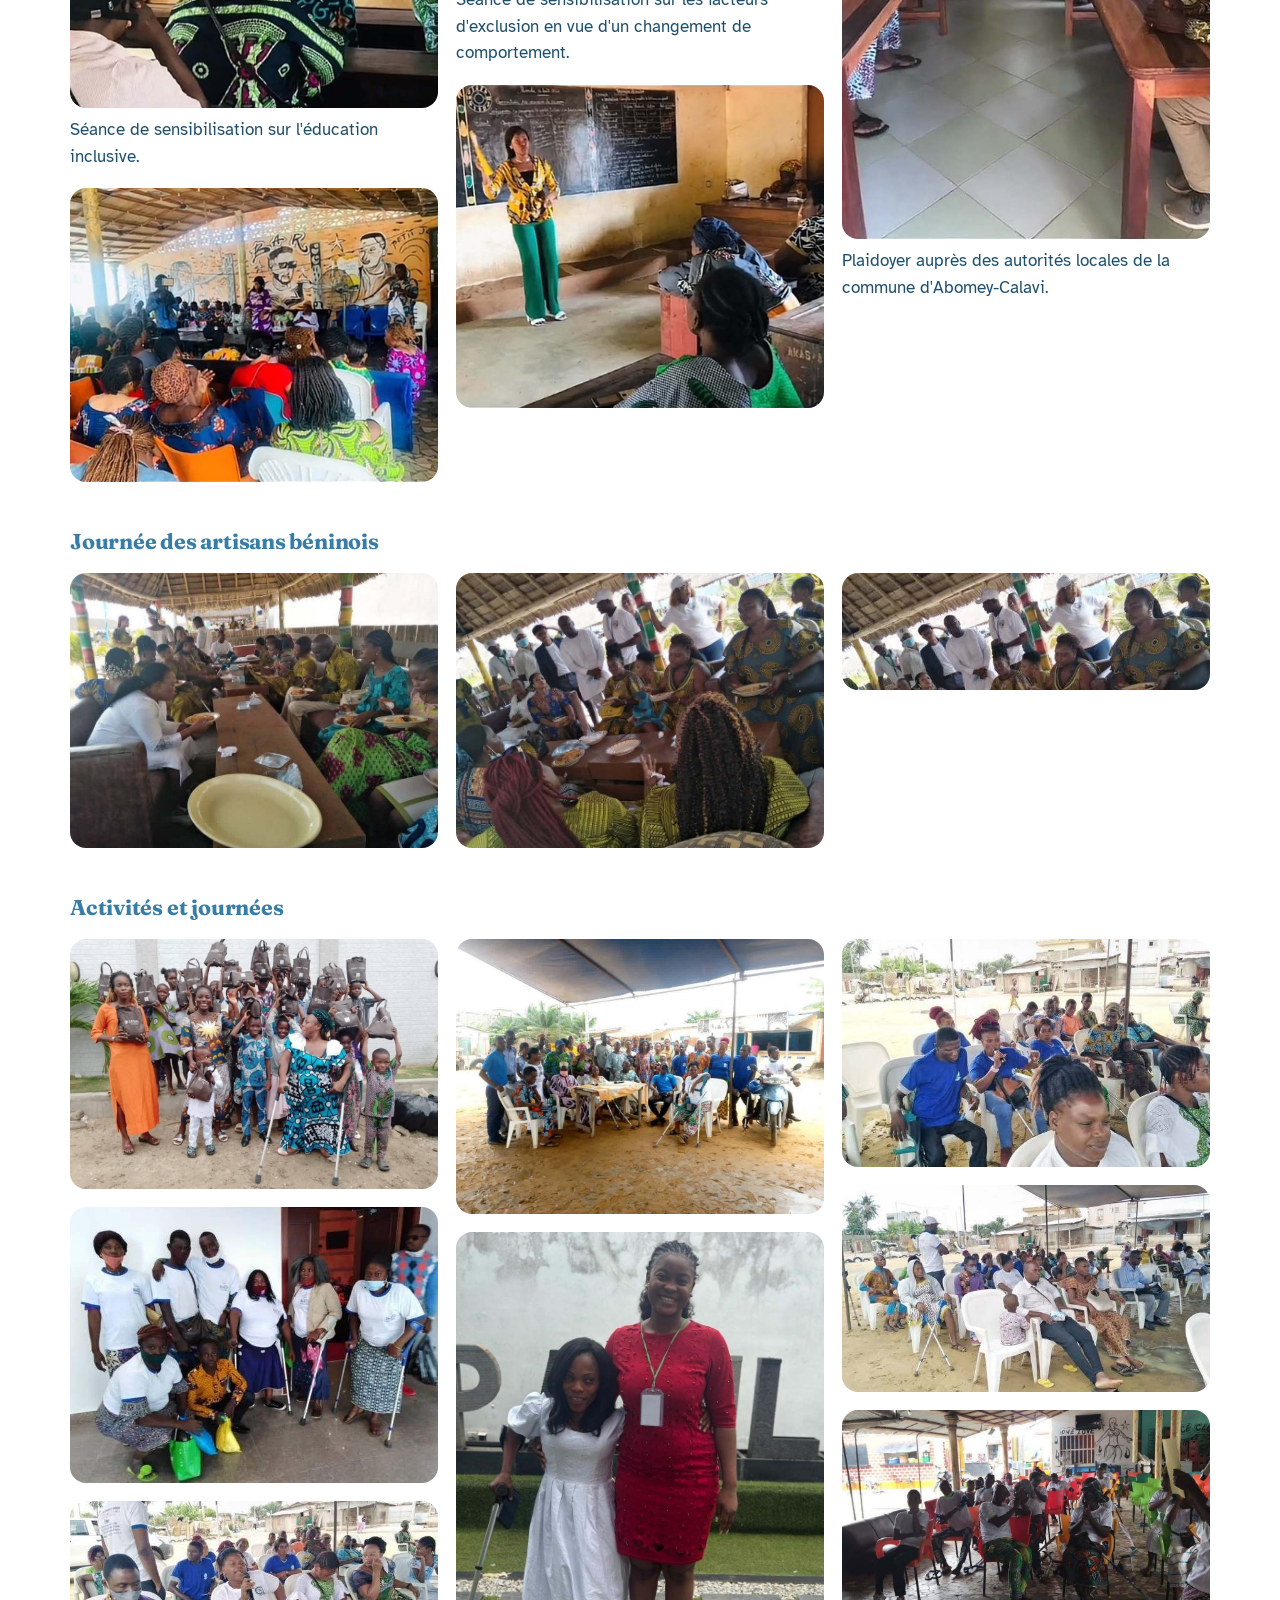
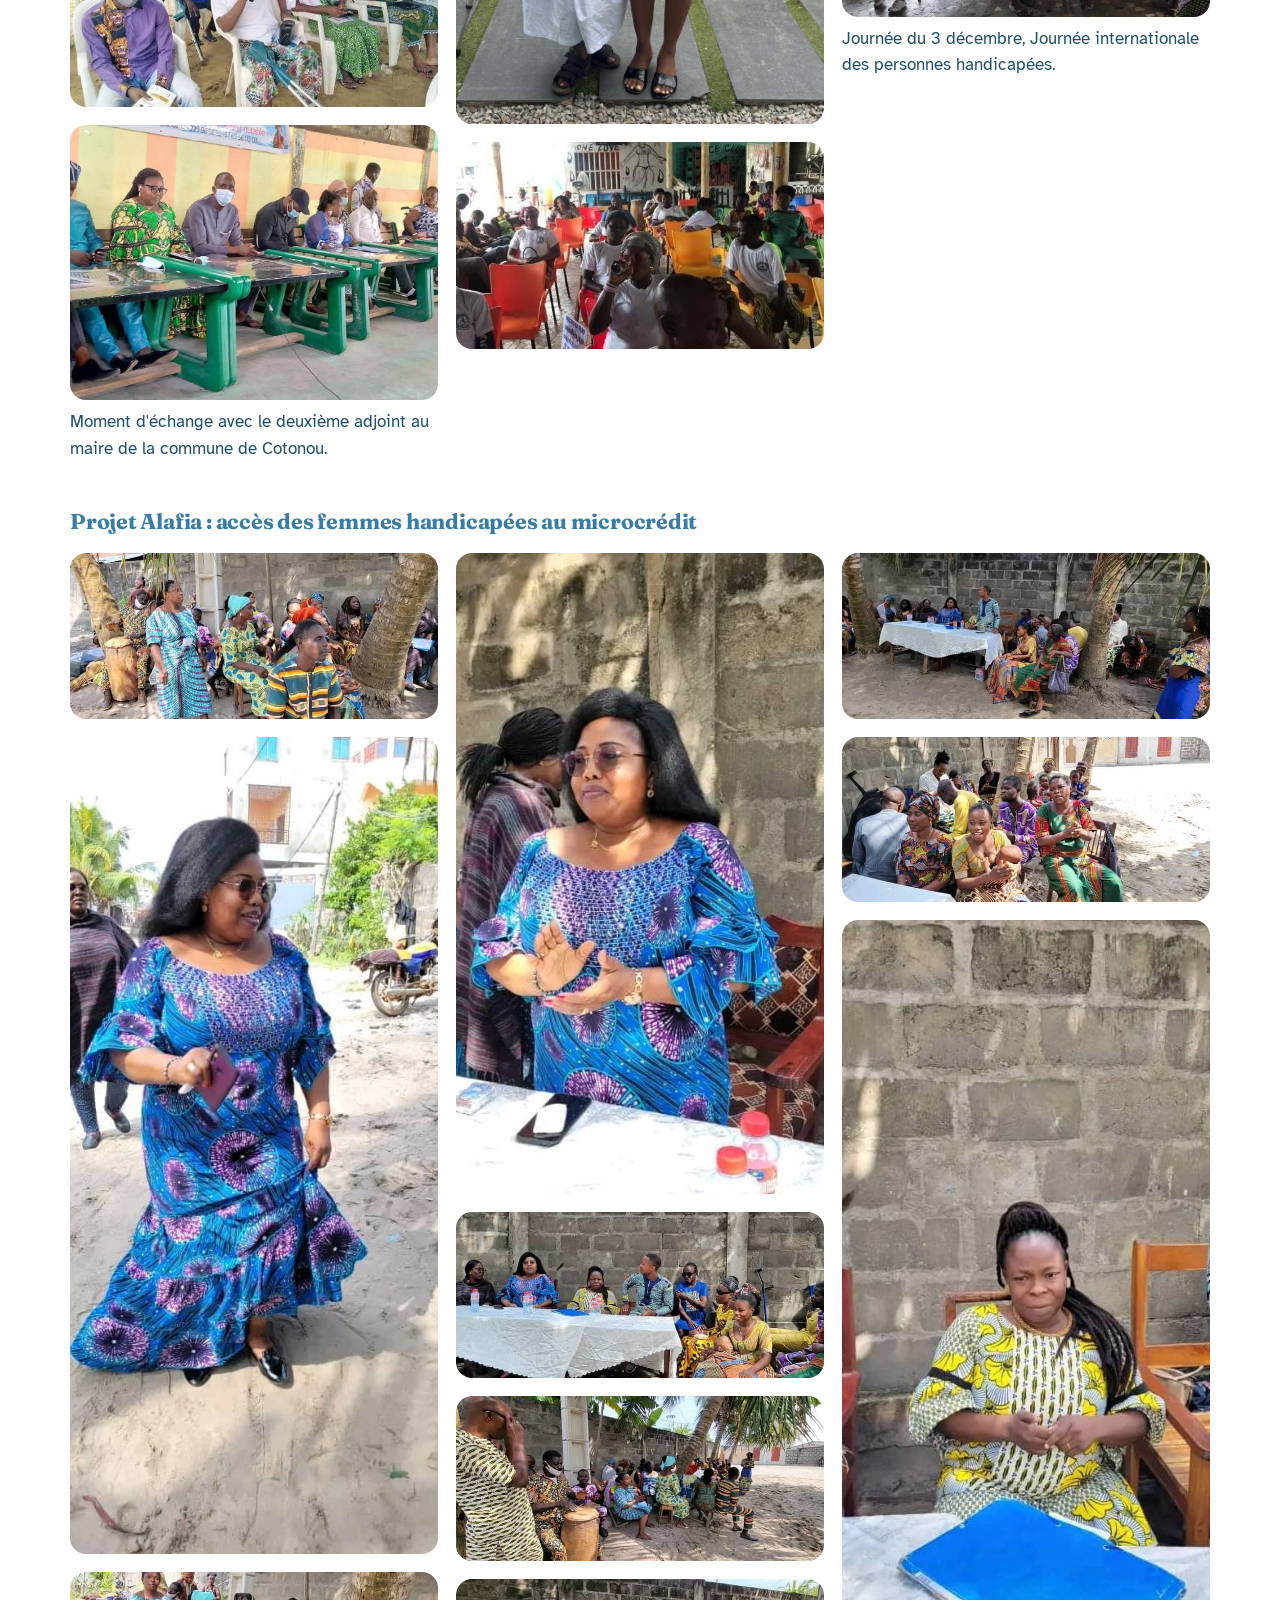
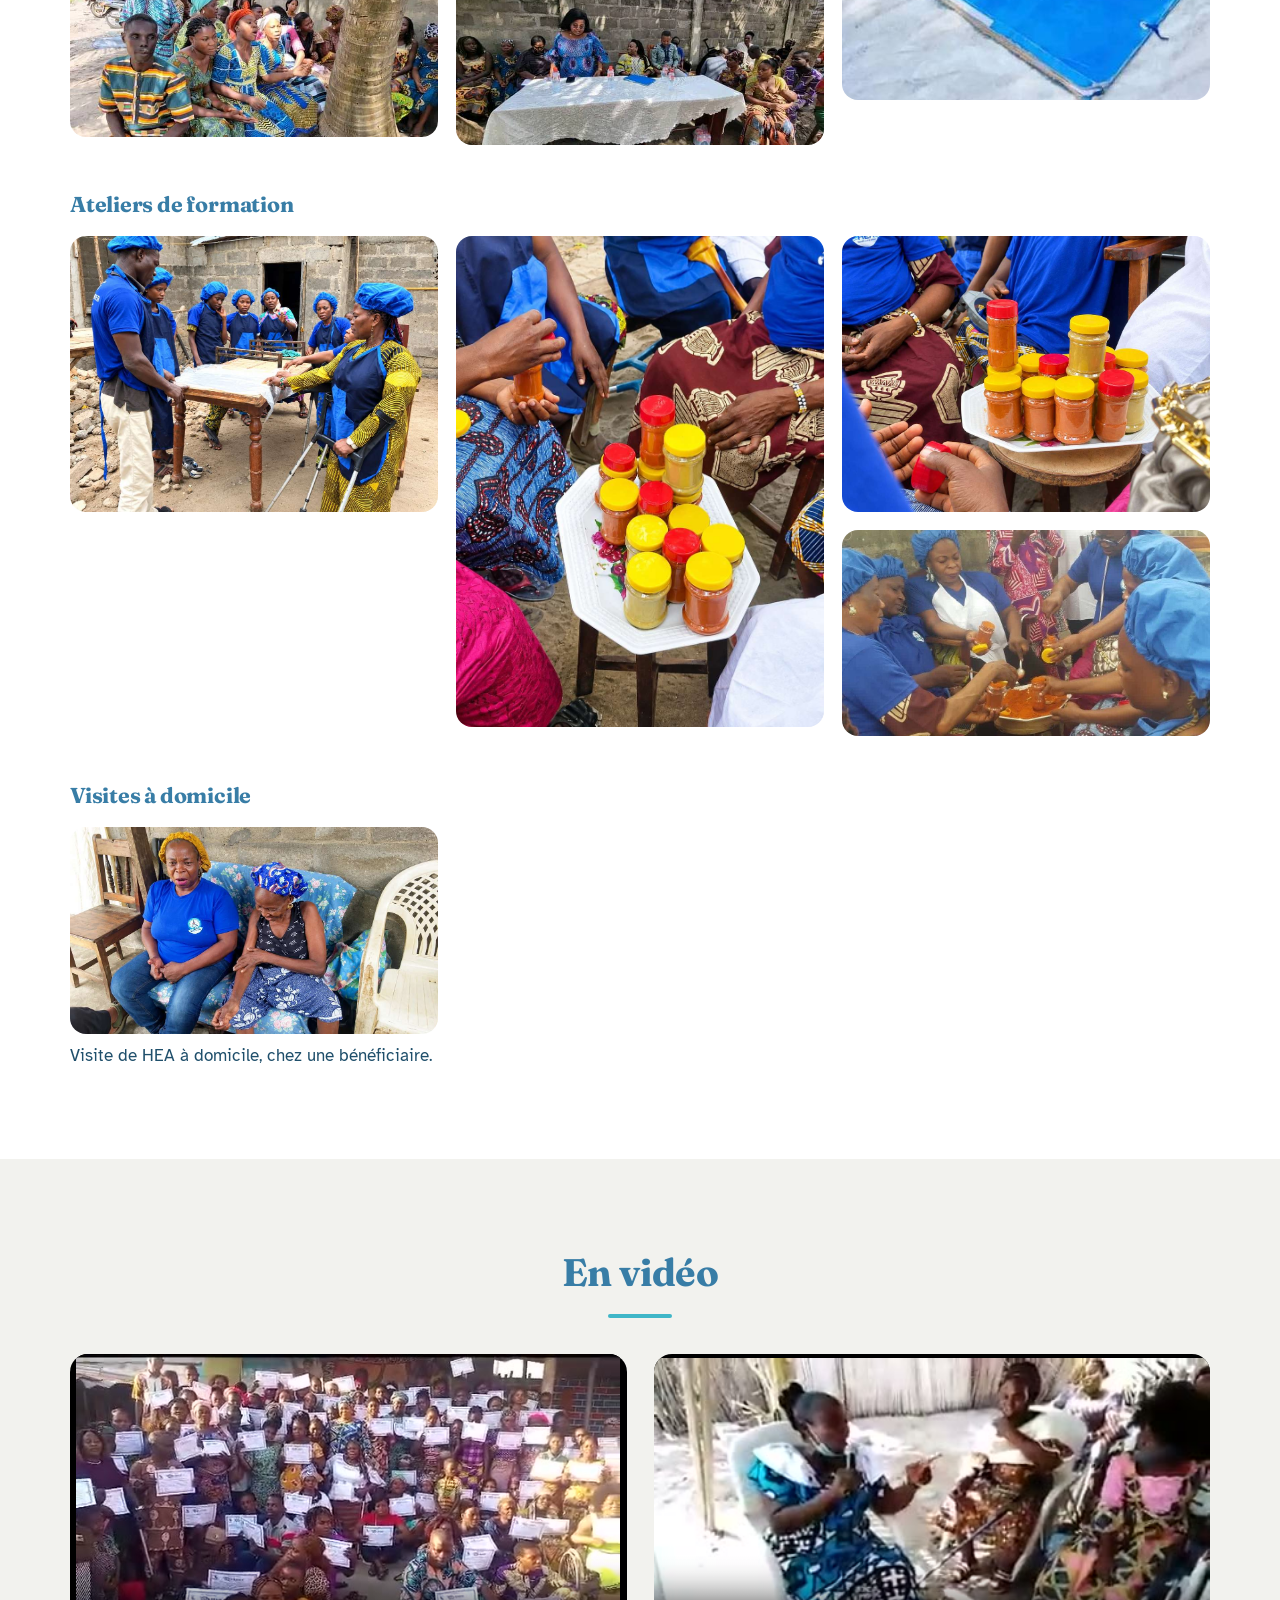
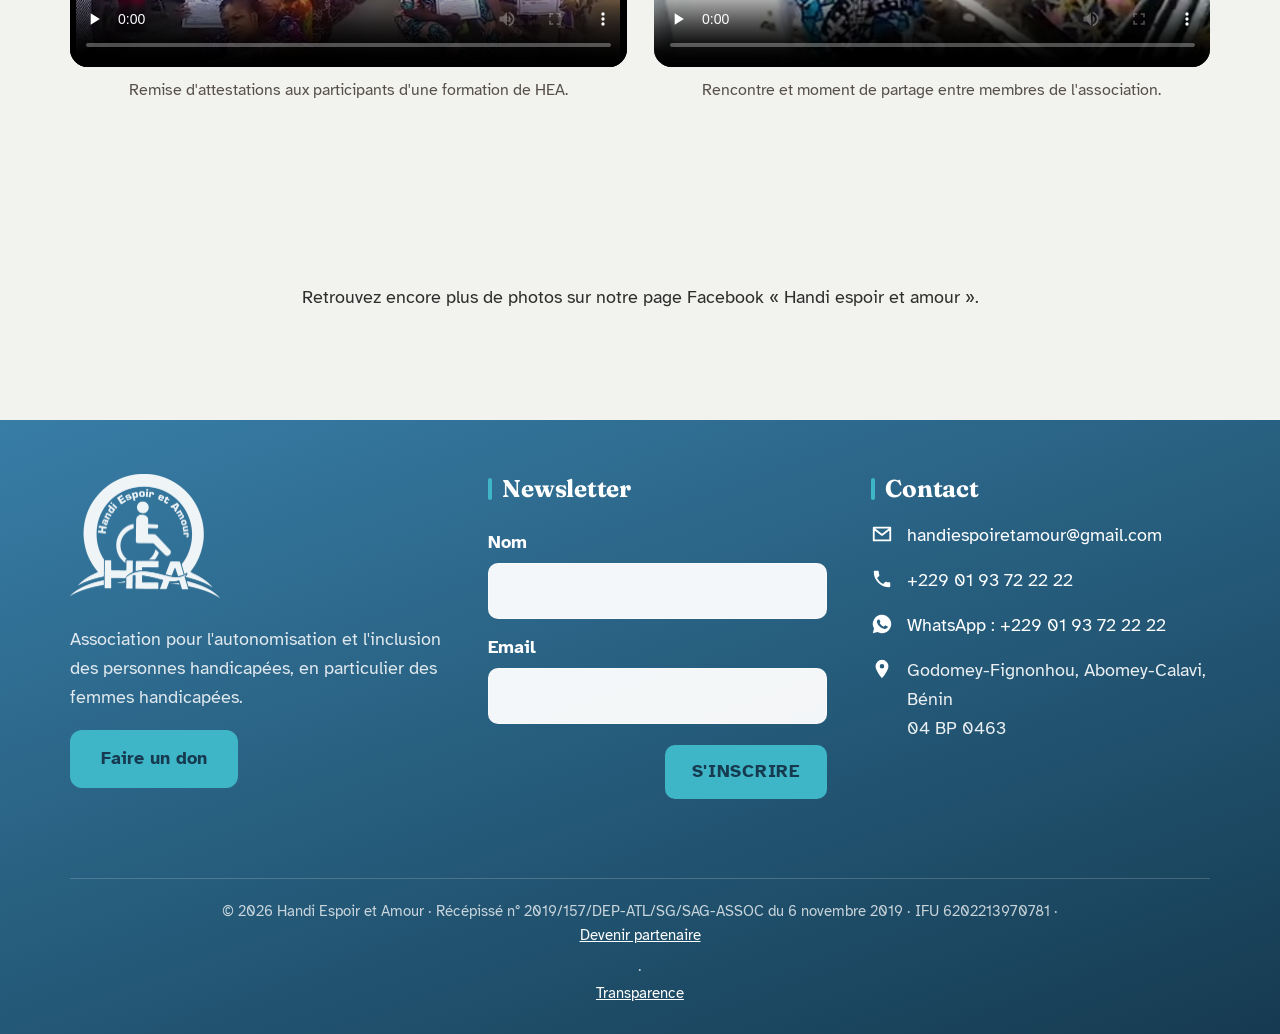
<file: actualites.html>
<!doctype html>
<html lang="fr">
<head>
<meta charset="utf-8">
<meta name="viewport" content="width=device-width, initial-scale=1">
<title>Actualités | Handi Espoir et Amour</title>
<meta name="description" content="Les dernières actions de l'ONG Handi Espoir et Amour : distributions, formations, séances de sensibilisation et fêtes solidaires.">
<meta property="og:title" content="Actualités | Handi Espoir et Amour">
<meta property="og:description" content="Les dernières actions de l'ONG Handi Espoir et Amour : distributions, formations, séances de sensibilisation et fêtes solidaires.">
<meta property="og:image" content="https://handiespoiretamour.org/images/accueil-groupe.jpg">
<meta property="og:url" content="https://handiespoiretamour.org/actualites.html">
<meta property="og:type" content="website">
<meta property="og:locale" content="fr_FR">
<link rel="canonical" href="https://handiespoiretamour.org/actualites.html">
<meta name="theme-color" content="#0a4fd6">
<link rel="icon" href="favicon.ico" sizes="48x48">
<link rel="icon" type="image/png" sizes="192x192" href="favicon-192.png">
<link rel="apple-touch-icon" href="apple-touch-icon.png">
<link rel="preconnect" href="https://fonts.googleapis.com">
<link rel="preconnect" href="https://fonts.gstatic.com" crossorigin>
<link href="https://fonts.googleapis.com/css2?family=Atkinson+Hyperlegible:ital,wght@0,400;0,700;1,400&family=Fraunces:ital,opsz,wght@0,9..144,500;0,9..144,700;1,9..144,500&display=swap" rel="stylesheet">
<link rel="stylesheet" href="hea.css?v=61">
</head>
<body class="page-actualites">
<a class="sauter" href="#contenu">Aller au contenu</a>

<header class="entete">
  <div class="entete__ligne">
    <a class="logo" href="index.html" aria-label="Handi Espoir et Amour, accueil">
      <img src="images/logo-hea-180.png" alt="" width="70" height="55">
    </a>
    <nav class="nav-principale" aria-label="Navigation principale">
      <a href="qui-sommes-nous.html" data-page="qui">Qui sommes-nous</a>
      <a href="programmes.html" data-page="programmes">Nos programmes</a>
      <a href="partenaires.html" data-page="partenaires">Devenir partenaire</a>
      <a href="actualites.html" data-page="actualites">Actualités</a>
      <a href="contact.html" data-page="contact">Contact</a>
    </nav>
    <div class="entete__outils">
      <button class="outil outil--texte" data-taille aria-pressed="false" aria-label="Taille du texte : normale. Passer en taille grande" title="Agrandir le texte">A+</button>
      <a class="bouton bouton--don entete__don" href="donner.html">Faire un don</a>
      <button class="outil burger" aria-expanded="false" aria-controls="tiroir" aria-label="Ouvrir le menu">
        <svg viewBox="0 0 24 24" aria-hidden="true"><path d="M3 6h18M3 12h18M3 18h18" stroke="currentColor" stroke-width="2.2" stroke-linecap="round"/></svg>
      </button>
    </div>
  </div>
  <div id="tiroir" class="tiroir" hidden>
    <nav aria-label="Menu complet">
      <a href="index.html">Accueil</a>
      <a href="qui-sommes-nous.html">Qui sommes-nous</a>
      <a href="programmes.html">Nos programmes</a>
      <a href="partenaires.html">Devenir partenaire</a>
      <a href="actualites.html">Actualités</a>
      <a href="transparence.html">Transparence</a>
      <a href="donner.html">Faire un don</a>
      <a href="contact.html">Contact et bénévolat</a>
    </nav>
  </div>
</header>

<main id="contenu">
<section class="bandeau-page">
  <img src="images/causerie-public.jpg" alt="Le public réuni pendant une séance de sensibilisation de l'ONG">
  <div class="conteneur">
    <p class="fil"><a href="index.html">Accueil</a> › Actualités</p>
    <h1>Actualités</h1>
  </div>
</section>

<section class="section">
  <div class="conteneur">
    <article class="programme programme--une" id="togbin">
      <figure class="photo-legende">
        <img src="images/togbin-groupe.jpg" alt="Des dizaines d'enfants brandissent leurs sacs de vêtements devant la banderole de l'ONG ADOMAYAMI et de l'ONG Handi Espoir et Amour" loading="lazy">
        <figcaption>Togbin-Kpèvi, 22 juin 2024.</figcaption>
      </figure>
      <div>
        <span class="carte__etiquette">Partenariat</span>
        <h2>Distribution de vêtements à Togbin-Kpèvi, avec l'ONG ADOMAYAMI « Le Bon Destin »</h2>
        <p>Le 22 juin 2024, l'ONG ADOMAYAMI « Le Bon Destin » et l'ONG Handi Espoir et Amour ont organisé ensemble une distribution de vêtements aux enfants vulnérables de Togbin-Kpèvi.</p>
        <p>Cette action commune montre la capacité de HEA à travailler avec d'autres organisations pour atteindre davantage de familles.</p>
        <div class="mini-galerie">
          <img src="images/togbin-sacs.jpg" alt="Les enfants montrent leurs sacs de vêtements" loading="lazy">
          <img src="images/togbin-prise-parole.jpg" alt="Un représentant prend la parole devant la banderole de l'événement" loading="lazy">
          <img src="images/togbin-famille.jpg" alt="Des enfants reçoivent leurs vêtements en présence des organisateurs" loading="lazy">
          <img src="images/togbin-remise.jpg" alt="Remise de vêtements à des enfants" loading="lazy">
        </div>
      </div>
    </article>
    <article class="programme programme--une" id="kits">
      <figure class="photo-legende">
        <img src="images/kits-presidente.jpg" alt="Madame DOMAGNI Akuassi Cecilia, présidente de HEA, remet un sac à dos à un garçon devant la banderole de l'ONG" loading="lazy">
        <figcaption>Madame DOMAGNI Akuassi Cecilia, présidente de HEA, remet un kit scolaire.</figcaption>
      </figure>
      <div>
        <span class="carte__etiquette">Éducation</span>
        <h2>Distribution de kits scolaires aux enfants handicapés</h2>
        <p>Réunis dans une grande salle aux couleurs de l'ONG, les enfants handicapés et les enfants des membres de HEA ont reçu leur kit pour la rentrée : sac à dos et fournitures.</p>
        <p>La présidente de l'association, Madame DOMAGNI Akuassi Cecilia, a remis elle-même les sacs aux enfants, en présence des parents et des membres de l'ONG.</p>
        <div class="mini-galerie">
          <img src="images/kits-enfants.jpg" alt="Les enfants posent avec leurs nouveaux sacs à dos devant les banderoles de HEA" loading="lazy">
          <img src="images/kits-groupe.jpg" alt="Enfants, parents et membres de l'ONG réunis pour la photo de groupe" loading="lazy">
          <img src="images/kits-attente.jpg" alt="Des enfants assis attendent la remise des kits" loading="lazy">
          <img src="images/kits-animation.jpg" alt="Un animateur prend la parole devant les enfants pendant la cérémonie" loading="lazy">
        </div>
      </div>
    </article>
    <article class="programme" id="formation">
      <img src="images/atelier-equipe.jpg" alt="Les membres de l'atelier préparent des produits" loading="lazy">
      <div>
        <span class="carte__etiquette">Autonomie</span>
        <h2>Formation en transformation agroalimentaire</h2>
        <p>En tablier et charlotte, nos membres ont appris à préparer, doser et conditionner leurs produits.</p>
      </div>
    </article>
    <article class="programme" id="sensibilisation">
      <img src="images/causerie-public.jpg" alt="Le public assis écoute pendant une séance de sensibilisation" loading="lazy">
      <div>
        <span class="carte__etiquette">Sensibilisation</span>
        <h2>Une séance de sensibilisation qui réunit tout le quartier</h2>
        <p>Familles, voisins et représentants locaux ont pris place sous la bâche pour échanger sur la vie des personnes handicapées, leurs droits et ce que chacun peut faire pour une communauté plus inclusive.</p>
        <div class="mini-galerie mini-galerie--2"><img src="images/rencontre-arbres.jpg" alt="Une assemblée réunie à l'ombre des arbres lors d'une activité de HEA" loading="lazy"></div>
      </div>
    </article>
    <article class="programme" id="noel">
      <img src="images/noel-enfants.jpg" alt="Des enfants brandissent leurs cadeaux de Noël" loading="lazy">
      <div>
        <span class="carte__etiquette">Fêtes solidaires</span>
        <h2>Des cadeaux de Noël pour les enfants</h2>
        <p>À Noël, HEA a offert des cadeaux aux enfants handicapés et aux enfants des personnes handicapées. Une journée de partage où chaque enfant a eu sa place.</p>
        <div class="mini-galerie mini-galerie--2"><img src="images/noel-cadeau.jpg" alt="Une membre de l'équipe remet un cadeau de Noël à une enfant devant la banderole de HEA" loading="lazy"></div>
      </div>
    </article>
  </div>
</section>

<section class="section" id="galerie">
  <div class="conteneur">
    <div class="titre-section centre">
      <h2>Galerie d'événements</h2>
      <p>Les photos de nos actions sur le terrain, classées par album. Touchez une photo pour l'agrandir.</p>
    </div>
    <h3 class="album__titre">Rentrée scolaire</h3>
    <div class="album">
      <figure><img src="images/kits-remise-garcon.jpg" alt="Une femme remet un kit scolaire à un garçon devant le siège de l'ONG" loading="lazy" width="1100" height="825"><figcaption>Remise d'un kit scolaire devant le siège de HEA.</figcaption></figure>
      <figure><img src="images/kits-remise-fille.jpg" alt="Une membre de HEA remet un kit scolaire à une jeune fille devant le siège de l'ONG" loading="lazy" width="1100" height="825"><figcaption>Remise d'un kit scolaire devant le siège de HEA.</figcaption></figure>
      <figure><img src="images/remise-devant-ong.jpg" alt="Un homme remet un kit scolaire à une jeune fille devant l'enseigne de l'ONG Handi Espoir et Amour" loading="lazy" width="825" height="1100"></figure>
      <figure><img src="images/ecole-sac.jpg" alt="Une femme accroupie ajuste un sac à dos neuf sur les épaules d'une petite fille" loading="lazy" width="619" height="1100"></figure>
      <figure><img src="images/album-15.jpg" alt="Un grand groupe d'enfants assis devant un mur, avec leurs sacs d'école neufs" loading="lazy" width="1004" height="752"></figure>
    </div>

    <h3 class="album__titre">Sensibilisation</h3>
    <div class="album">
      <figure><img src="images/album-04.jpg" alt="Une intervenante prend la parole devant une banderole de HEA et de Handicap International sur l'éducation inclusive" loading="lazy" width="905" height="1100"><figcaption>Séance de sensibilisation sur l'éducation inclusive.</figcaption></figure>
      <figure><img src="images/album-01.jpg" alt="Un large public assis sous un grand abri écoute les intervenants" loading="lazy" width="982" height="784"></figure>
      <figure><img src="images/album-05.jpg" alt="Une animatrice en pantalon vert explique au tableau devant des participantes" loading="lazy" width="972" height="838"><figcaption>Séance de sensibilisation sur les facteurs d'exclusion en vue d'un changement de comportement.</figcaption></figure>
      <figure><img src="images/album-06.jpg" alt="Vue de la salle pendant l'animation au tableau" loading="lazy" width="969" height="851"></figure>
      <figure><img src="images/album-03.jpg" alt="Séance de plaidoyer auprès des autorités locales, dans une salle aux longues tables" loading="lazy" width="684" height="1075"><figcaption>Plaidoyer auprès des autorités locales de la commune d'Abomey-Calavi.</figcaption></figure>
    </div>

    <h3 class="album__titre">Journée des artisans béninois</h3>
    <div class="album">
      <figure><img src="images/album-17.jpg" alt="Des participants partagent un repas autour d'une longue table sous une paillote" loading="lazy" width="796" height="596"></figure>
      <figure><img src="images/album-16.jpg" alt="Des participants réunis autour des tables pendant le repas" loading="lazy" width="796" height="596"></figure>
      <figure><img src="images/album-13.jpg" alt="Des participants sous une paillote, assiettes en main" loading="lazy" width="586" height="187"></figure>
    </div>

    <h3 class="album__titre">Activités et journées</h3>
    <div class="album">
      <figure><img src="images/enfants-sacs.jpg" alt="Des enfants brandissent leurs sacs, avec deux femmes dont une avec des béquilles" loading="lazy" width="1076" height="732"></figure>
      <figure><img src="images/album-09.jpg" alt="Des membres en t-shirt blanc posent ensemble, plusieurs avec des béquilles" loading="lazy" width="586" height="439"></figure>
      <figure><img src="images/album-08.jpg" alt="Une participante parle au micro, assise parmi le public en plein air" loading="lazy" width="586" height="328"></figure>
      <figure><img src="images/album-19.jpg" alt="Le deuxième adjoint au maire de Cotonou et des membres de HEA assis derrière une rangée de tables vertes" loading="lazy" width="1036" height="776"><figcaption>Moment d'échange avec le deuxième adjoint au maire de la commune de Cotonou.</figcaption></figure>
      <figure><img src="images/album-14.jpg" alt="Les participants installés sous un abri, devant des tables" loading="lazy" width="1036" height="776"></figure>
      <figure><img src="images/album-07.jpg" alt="Deux femmes posent ensemble, l'une en robe blanche avec une béquille, l'autre en robe rouge" loading="lazy" width="806" height="1076"></figure>
      <figure><img src="images/album-10.jpg" alt="Des participants assis sur des chaises orange sous un abri" loading="lazy" width="586" height="330"></figure>
      <figure><img src="images/album-11.jpg" alt="Des participants en t-shirt bleu assis en plein air" loading="lazy" width="586" height="364"></figure>
      <figure><img src="images/album-12.jpg" alt="Le public assis sur des chaises blanches en plein air, certains avec des béquilles" loading="lazy" width="586" height="329"></figure>
      <figure><img src="images/album-18.jpg" alt="Des participants réunis sous un grand abri" loading="lazy" width="1076" height="604"><figcaption>Journée du 3 décembre, Journée internationale des personnes handicapées.</figcaption></figure>
    </div>

    <h3 class="album__titre">Projet Alafia : accès des femmes handicapées au microcrédit</h3>
    <div class="album">
      <figure><img src="images/alafia-01.jpg" alt="Des femmes assises à l'ombre d'un cocotier pendant la rencontre" loading="lazy" width="720" height="324"></figure>
      <figure><img src="images/alafia-02.jpg" alt="Une intervenante en robe bleue prend la parole debout" loading="lazy" width="454" height="1008"></figure>
      <figure><img src="images/alafia-03.jpg" alt="Des participantes et participants assis sous les cocotiers" loading="lazy" width="720" height="324"></figure>
      <figure><img src="images/alafia-04.jpg" alt="Une intervenante en robe bleue s'adresse aux participantes, assise à la table" loading="lazy" width="450" height="784"></figure>
      <figure><img src="images/alafia-05.jpg" alt="La table des intervenants, nappe blanche, devant un mur de parpaings" loading="lazy" width="720" height="324"></figure>
      <figure><img src="images/alafia-06.jpg" alt="Les participantes réunies en cercle sous les arbres" loading="lazy" width="720" height="324"></figure>
      <figure><img src="images/alafia-07.jpg" alt="Une intervenante parle derrière une table à nappe blanche, face aux participantes" loading="lazy" width="720" height="324"></figure>
      <figure><img src="images/alafia-08.jpg" alt="Vue d'ensemble de la rencontre en plein air" loading="lazy" width="720" height="324"></figure>
      <figure><img src="images/alafia-09.jpg" alt="Des participantes attentives, assises en plein air" loading="lazy" width="720" height="324"></figure>
      <figure><img src="images/alafia-10.jpg" alt="Une participante assise à la table, une pochette bleue devant elle" loading="lazy" width="450" height="953"></figure>
    </div>

    <h3 class="album__titre">Ateliers de formation</h3>
    <div class="album">
      <figure><img src="images/atelier-table.jpg" alt="Des femmes en tablier bleu, dont une avec des béquilles, travaillent ensemble autour d'une table" loading="lazy" width="1100" height="825"></figure>
      <figure><img src="images/atelier-produits.jpg" alt="Des pots de préparations aux couvercles rouges et jaunes posés sur un plateau" loading="lazy" width="825" height="1100"></figure>
      <figure><img src="images/atelier-epices.jpg" alt="Des pots de préparations alignés sur un plateau, entre les participantes" loading="lazy" width="1100" height="825"></figure>
      <figure><img src="images/album-20.jpg" alt="Des femmes en charlotte bleue travaillent ensemble une préparation dans un plat" loading="lazy" width="1004" height="563"></figure>
    </div>

    <h3 class="album__titre">Visites à domicile</h3>
    <div class="album">
      <figure><img src="images/visite-domicile.jpg" alt="Une membre de HEA en t-shirt bleu échange avec une bénéficiaire âgée, chez elle" loading="lazy" width="1100" height="619"><figcaption>Visite de HEA à domicile, chez une bénéficiaire.</figcaption></figure>
    </div>
  </div>
</section>

<section class="section section--sable" id="videos">
  <div class="conteneur">
    <div class="titre-section centre"><h2>En vidéo</h2></div>
    <div class="videos">
      <figure class="video">
        <video controls preload="none" playsinline poster="videos/remise-attestations.jpg" src="videos/remise-attestations.mp4"></video>
        <figcaption>Remise d'attestations aux participants d'une formation de HEA.</figcaption>
      </figure>
      <figure class="video">
        <video controls preload="none" playsinline poster="videos/rencontre-membres.jpg" src="videos/rencontre-membres.mp4"></video>
        <figcaption>Rencontre et moment de partage entre membres de l'association.</figcaption>
      </figure>
    </div>
  </div>
</section>

<section class="section section--gris">
  <div class="conteneur centre">
    <p>Retrouvez encore plus de photos sur notre page Facebook « Handi espoir et amour ».</p>
  </div>
</section>
</main>

<footer class="pied">
  <div class="conteneur pied__grille">
    <div class="pied__marque">
      <a href="index.html" aria-label="Handi Espoir et Amour, accueil"><img class="pied__logo" src="images/logo-hea-blanc.png" alt="Handi Espoir et Amour (HEA)" width="150" height="117"></a>
      <p>Association pour l'autonomisation et l'inclusion des personnes handicapées, en particulier des femmes handicapées.</p>
      <a class="bouton pied__don" href="donner.html">Faire un don</a>
    </div>

    <div class="pied__bloc">
      <h2 class="pied__titre">Newsletter</h2>
      <form class="newsletter" novalidate>
        <label for="nl-nom">Nom</label>
        <input id="nl-nom" name="nom" type="text" autocomplete="name" required>
        <label for="nl-email">Email</label>
        <input id="nl-email" name="email" type="email" autocomplete="email" required>
        <button type="submit" class="newsletter__bouton">S'inscrire</button>
        <p class="newsletter__message" role="status" aria-live="polite"></p>
      </form>
    </div>

    <div class="pied__bloc">
      <h2 class="pied__titre">Contact</h2>
      <ul class="pied__contact">
        <li><svg viewBox="0 0 24 24" aria-hidden="true"><path d="M3 5h18v14H3z M3 6l9 7 9-7" fill="none" stroke="currentColor" stroke-width="2" stroke-linejoin="round"/></svg><a href="mailto:handiespoiretamour@gmail.com">handiespoiretamour@gmail.com</a></li>
        <li><svg viewBox="0 0 24 24" aria-hidden="true"><path d="M6.6 10.8a15.1 15.1 0 0 0 6.6 6.6l2.2-2.2c.3-.3.7-.4 1-.2 1.1.4 2.3.6 3.6.6.6 0 1 .4 1 1V20c0 .6-.4 1-1 1A17 17 0 0 1 3 4c0-.6.4-1 1-1h3.5c.6 0 1 .4 1 1 0 1.3.2 2.5.6 3.6.1.3 0 .7-.2 1z" fill="currentColor"/></svg><a href="tel:+2290193722222">+229 01 93 72 22 22</a></li>
        <li><svg viewBox="0 0 24 24" aria-hidden="true"><path d="M12 2a10 10 0 0 0-8.7 15l-1.3 5 5.1-1.3A10 10 0 1 0 12 2zm5.4 14.1c-.2.6-1.3 1.2-1.8 1.3-.5 0-1 .2-3.3-.7-2.8-1.1-4.6-4-4.7-4.2-.1-.2-1.1-1.5-1.1-2.9s.7-2 1-2.3c.2-.3.5-.3.7-.3h.5c.2 0 .4 0 .6.5l.8 1.9c.1.2.1.4 0 .5l-.4.6c-.2.2-.3.4-.1.7.2.3.8 1.3 1.7 2.1 1.2 1 2.1 1.3 2.4 1.5.3.1.5.1.6-.1l.9-1c.2-.3.4-.2.7-.1l1.8.9c.3.1.5.2.5.3.1.2.1.7-.1 1.3z" fill="currentColor"/></svg><a href="https://wa.me/2290193722222" rel="noopener">WhatsApp : +229 01 93 72 22 22</a></li>
        <li><svg viewBox="0 0 24 24" aria-hidden="true"><path d="M12 2a7 7 0 0 0-7 7c0 5.2 7 13 7 13s7-7.8 7-13a7 7 0 0 0-7-7zm0 9.5A2.5 2.5 0 1 1 12 6.5a2.5 2.5 0 0 1 0 5z" fill="currentColor"/></svg><span>Godomey-Fignonhou, Abomey-Calavi, Bénin<br>04 BP 0463</span></li>
      </ul>
    </div>
  </div>
  <div class="conteneur pied__bas">© <span class="annee">2026</span> Handi Espoir et Amour · Récépissé n° 2019/157/DEP-ATL/SG/SAG-ASSOC du 6 novembre 2019 · IFU 6202213970781 · <a href="partenaires.html">Devenir partenaire</a> · <a href="transparence.html">Transparence</a></div>
</footer>

<div class="toast" role="status" aria-live="polite"></div>
<a class="whatsapp-flottant" href="https://wa.me/2290193722222?text=Bonjour%20HEA%2C%20" target="_blank" rel="noopener" aria-label="Nous écrire sur WhatsApp au +229 01 93 72 22 22">
  <svg viewBox="0 0 24 24" aria-hidden="true"><path d="M12 2a10 10 0 0 0-8.7 15l-1.3 5 5.1-1.3A10 10 0 1 0 12 2zm5.4 14.1c-.2.6-1.3 1.2-1.8 1.3-.5 0-1 .2-3.3-.7-2.8-1.1-4.6-4-4.7-4.2-.1-.2-1.1-1.5-1.1-2.9s.7-2 1-2.3c.2-.3.5-.3.7-.3h.5c.2 0 .4 0 .6.5l.8 1.9c.1.2.1.4 0 .5l-.4.6c-.2.2-.3.4-.1.7.2.3.8 1.3 1.7 2.1 1.2 1 2.1 1.3 2.4 1.5.3.1.5.1.6-.1l.9-1c.2-.3.4-.2.7-.1l1.8.9c.3.1.5.2.5.3.1.2.1.7-.1 1.3z" fill="currentColor"/></svg>
  <span>Écrivez-nous</span>
</a>
<script src="hea.js?v=19"></script>
</body>
</html>
</file>
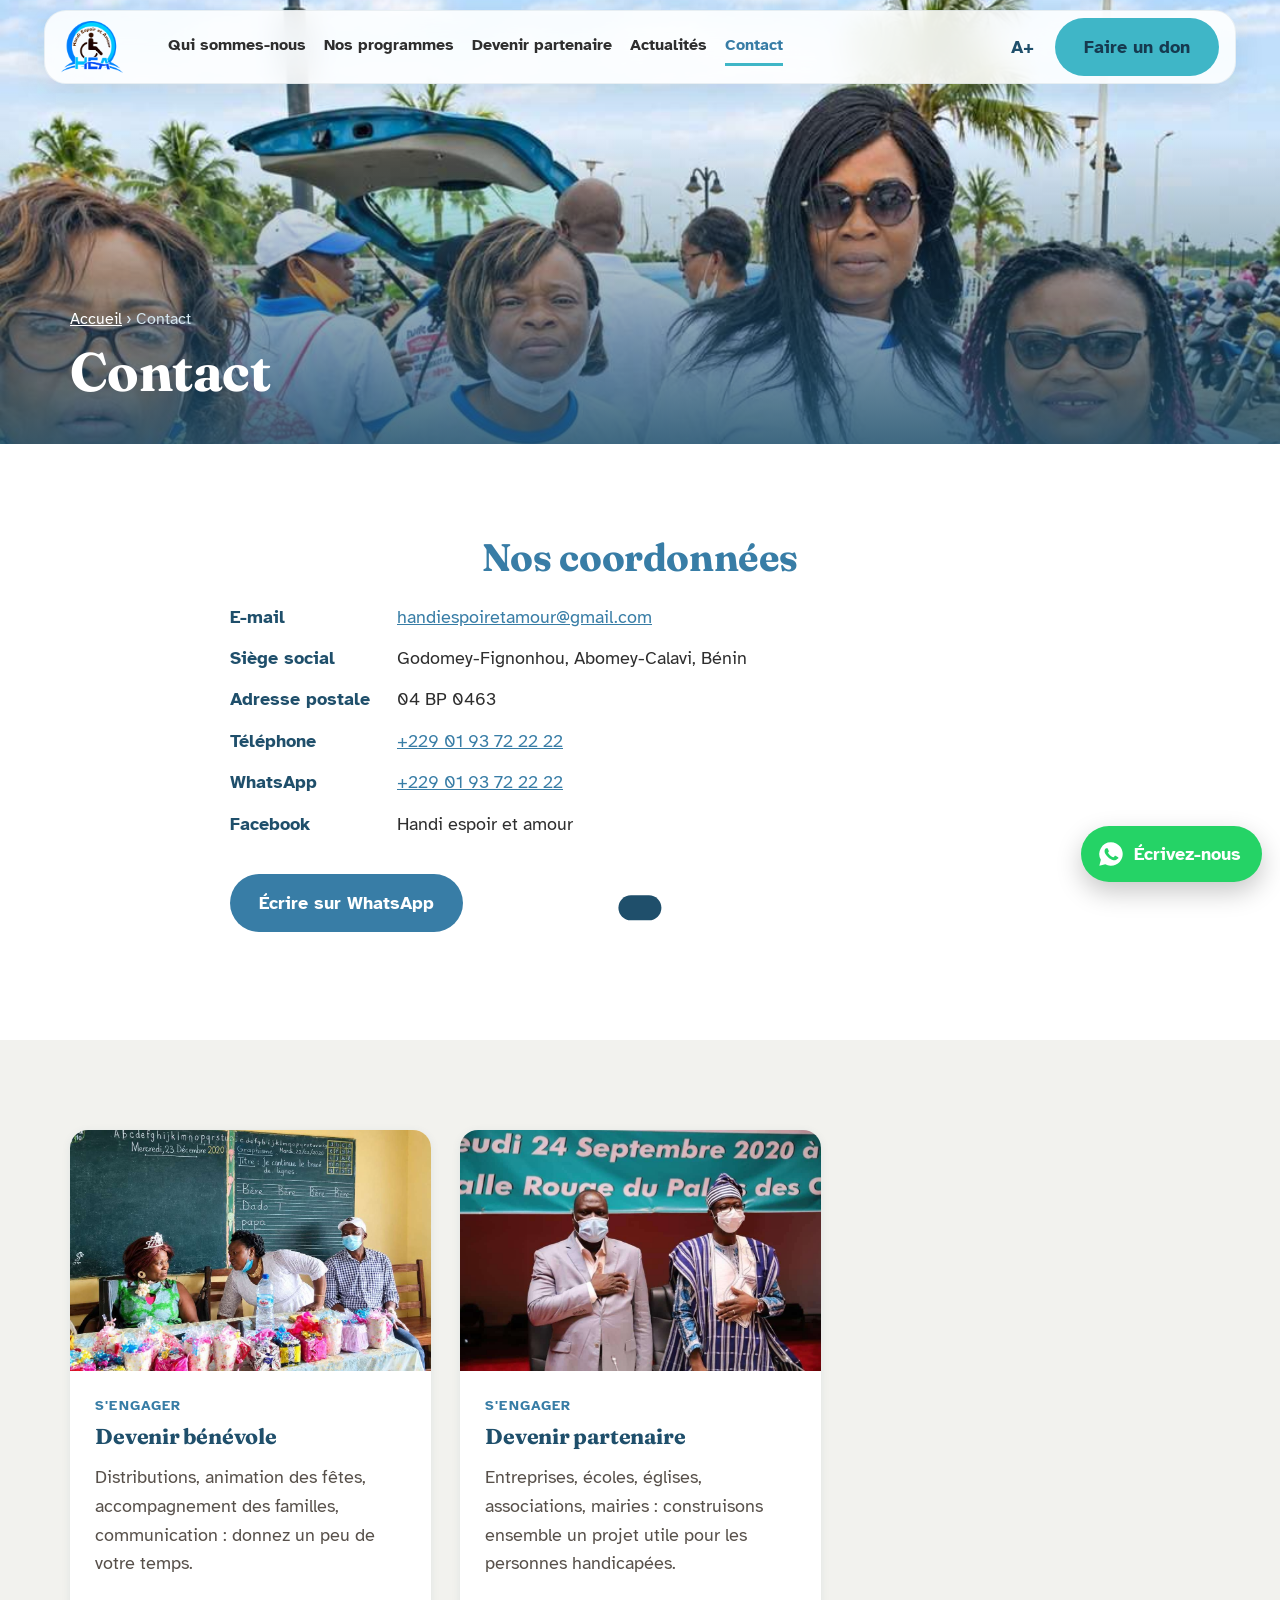
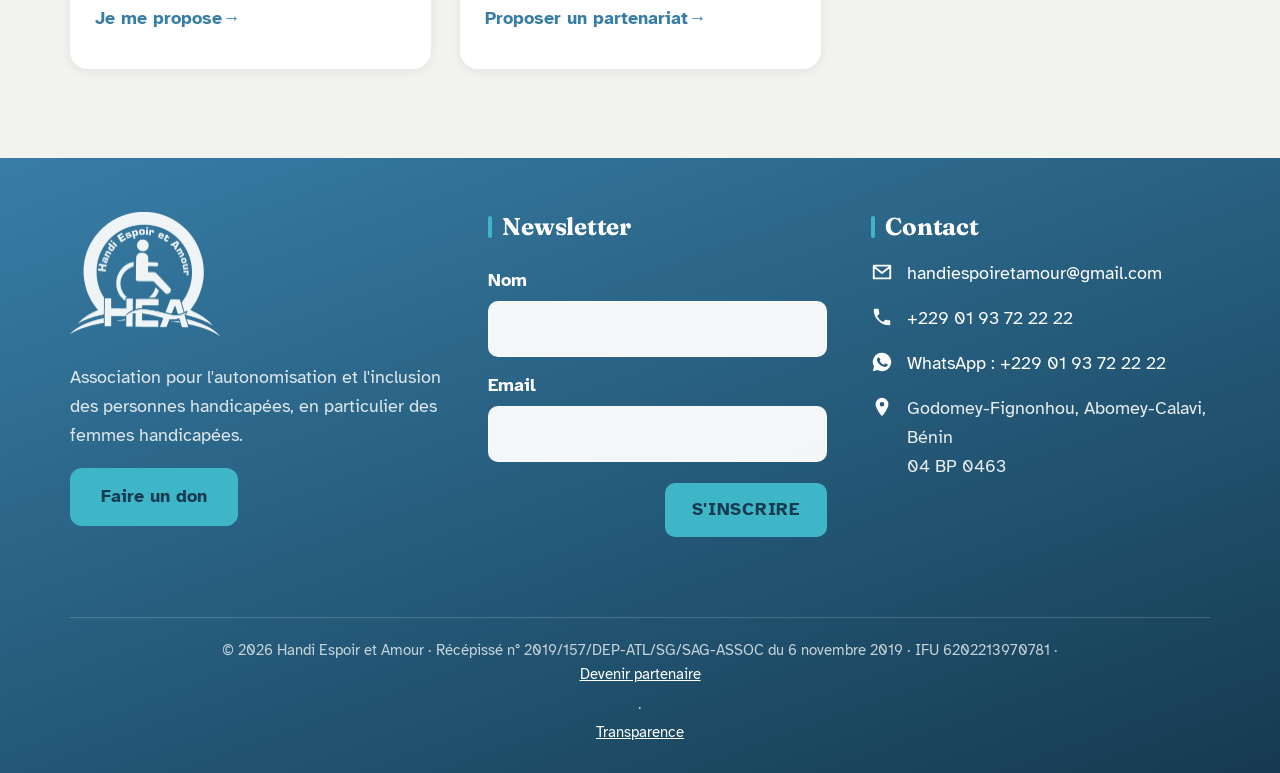
<file: contact.html>
<!doctype html>
<html lang="fr">
<head>
<meta charset="utf-8">
<meta name="viewport" content="width=device-width, initial-scale=1">
<title>Contact | Handi Espoir et Amour</title>
<meta name="description" content="Contactez l'ONG Handi Espoir et Amour à Godomey-Fignonhou, devenez bénévole ou partenaire.">
<meta property="og:title" content="Contact | Handi Espoir et Amour">
<meta property="og:description" content="Contactez l'ONG Handi Espoir et Amour à Godomey-Fignonhou, devenez bénévole ou partenaire.">
<meta property="og:image" content="https://handiespoiretamour.org/images/accueil-groupe.jpg">
<meta property="og:url" content="https://handiespoiretamour.org/contact.html">
<meta property="og:type" content="website">
<meta property="og:locale" content="fr_FR">
<link rel="canonical" href="https://handiespoiretamour.org/contact.html">
<meta name="theme-color" content="#0a4fd6">
<link rel="icon" href="favicon.ico" sizes="48x48">
<link rel="icon" type="image/png" sizes="192x192" href="favicon-192.png">
<link rel="apple-touch-icon" href="apple-touch-icon.png">
<link rel="preconnect" href="https://fonts.googleapis.com">
<link rel="preconnect" href="https://fonts.gstatic.com" crossorigin>
<link href="https://fonts.googleapis.com/css2?family=Atkinson+Hyperlegible:ital,wght@0,400;0,700;1,400&family=Fraunces:ital,opsz,wght@0,9..144,500;0,9..144,700;1,9..144,500&display=swap" rel="stylesheet">
<link rel="stylesheet" href="hea.css?v=61">
</head>
<body class="page-contact">
<a class="sauter" href="#contenu">Aller au contenu</a>

<header class="entete">
  <div class="entete__ligne">
    <a class="logo" href="index.html" aria-label="Handi Espoir et Amour, accueil">
      <img src="images/logo-hea-180.png" alt="" width="70" height="55">
    </a>
    <nav class="nav-principale" aria-label="Navigation principale">
      <a href="qui-sommes-nous.html" data-page="qui">Qui sommes-nous</a>
      <a href="programmes.html" data-page="programmes">Nos programmes</a>
      <a href="partenaires.html" data-page="partenaires">Devenir partenaire</a>
      <a href="actualites.html" data-page="actualites">Actualités</a>
      <a href="contact.html" data-page="contact">Contact</a>
    </nav>
    <div class="entete__outils">
      <button class="outil outil--texte" data-taille aria-pressed="false" aria-label="Taille du texte : normale. Passer en taille grande" title="Agrandir le texte">A+</button>
      <a class="bouton bouton--don entete__don" href="donner.html">Faire un don</a>
      <button class="outil burger" aria-expanded="false" aria-controls="tiroir" aria-label="Ouvrir le menu">
        <svg viewBox="0 0 24 24" aria-hidden="true"><path d="M3 6h18M3 12h18M3 18h18" stroke="currentColor" stroke-width="2.2" stroke-linecap="round"/></svg>
      </button>
    </div>
  </div>
  <div id="tiroir" class="tiroir" hidden>
    <nav aria-label="Menu complet">
      <a href="index.html">Accueil</a>
      <a href="qui-sommes-nous.html">Qui sommes-nous</a>
      <a href="programmes.html">Nos programmes</a>
      <a href="partenaires.html">Devenir partenaire</a>
      <a href="actualites.html">Actualités</a>
      <a href="transparence.html">Transparence</a>
      <a href="donner.html">Faire un don</a>
      <a href="contact.html">Contact et bénévolat</a>
    </nav>
  </div>
</header>

<main id="contenu">
<section class="bandeau-page">
  <img src="images/equipe-palmiers.jpg" alt="Membres de l'ONG réunis sous les palmiers">
  <div class="conteneur">
    <p class="fil"><a href="index.html">Accueil</a> › Contact</p>
    <h1>Contact</h1>
  </div>
</section>

<section class="section">
  <div class="etroit">
    <div>
      <h2>Nos coordonnées</h2>
      <dl class="coordonnees">
        <dt>E-mail</dt>
        <dd><a href="mailto:handiespoiretamour@gmail.com">handiespoiretamour@gmail.com</a></dd>
        <dt>Siège social</dt>
        <dd>Godomey-Fignonhou, Abomey-Calavi, Bénin</dd>
        <dt>Adresse postale</dt>
        <dd>04 BP 0463</dd>
        <dt>Téléphone</dt>
        <dd><a href="tel:+2290193722222">+229 01 93 72 22 22</a></dd>
        <dt>WhatsApp</dt>
        <dd><a href="https://wa.me/2290193722222" rel="noopener">+229 01 93 72 22 22</a></dd>
        <dt>Facebook</dt>
        <dd>Handi espoir et amour</dd>
      </dl>
      <p style="margin-top:2rem"><a class="bouton bouton--bleu" href="https://wa.me/2290193722222" rel="noopener">Écrire sur WhatsApp</a></p>
    </div>
  </div>
</section>

<section class="section section--sable">
  <div class="conteneur">
    <div class="cartes">
      <div class="carte" id="benevole">
        <img src="images/noel-enfants.jpg" alt="Des enfants avec leurs cadeaux lors d'une fête de l'ONG" loading="lazy">
        <div class="carte__corps">
          <span class="carte__etiquette">S'engager</span>
          <h3>Devenir bénévole</h3>
          <p>Distributions, animation des fêtes, accompagnement des familles, communication : donnez un peu de votre temps.</p>
          <a class="lien-fleche" href="https://wa.me/2290193722222?text=Bonjour%20HEA%2C%20je%20voudrais%20devenir%20b%C3%A9n%C3%A9vole." rel="noopener">Je me propose</a>
        </div>
      </div>
      <div class="carte" id="partenaire">
        <img src="images/officiels.jpg" alt="Partenaires et personnalités lors d'une cérémonie" loading="lazy">
        <div class="carte__corps">
          <span class="carte__etiquette">S'engager</span>
          <h3>Devenir partenaire</h3>
          <p>Entreprises, écoles, églises, associations, mairies : construisons ensemble un projet utile pour les personnes handicapées.</p>
          <a class="lien-fleche" href="https://wa.me/2290193722222?text=Bonjour%20HEA%2C%20je%20souhaite%20discuter%20d%27un%20partenariat." rel="noopener">Proposer un partenariat</a>
        </div>
      </div>
    </div>
  </div>
</section>
</main>

<footer class="pied">
  <div class="conteneur pied__grille">
    <div class="pied__marque">
      <a href="index.html" aria-label="Handi Espoir et Amour, accueil"><img class="pied__logo" src="images/logo-hea-blanc.png" alt="Handi Espoir et Amour (HEA)" width="150" height="117"></a>
      <p>Association pour l'autonomisation et l'inclusion des personnes handicapées, en particulier des femmes handicapées.</p>
      <a class="bouton pied__don" href="donner.html">Faire un don</a>
    </div>

    <div class="pied__bloc">
      <h2 class="pied__titre">Newsletter</h2>
      <form class="newsletter" novalidate>
        <label for="nl-nom">Nom</label>
        <input id="nl-nom" name="nom" type="text" autocomplete="name" required>
        <label for="nl-email">Email</label>
        <input id="nl-email" name="email" type="email" autocomplete="email" required>
        <button type="submit" class="newsletter__bouton">S'inscrire</button>
        <p class="newsletter__message" role="status" aria-live="polite"></p>
      </form>
    </div>

    <div class="pied__bloc">
      <h2 class="pied__titre">Contact</h2>
      <ul class="pied__contact">
        <li><svg viewBox="0 0 24 24" aria-hidden="true"><path d="M3 5h18v14H3z M3 6l9 7 9-7" fill="none" stroke="currentColor" stroke-width="2" stroke-linejoin="round"/></svg><a href="mailto:handiespoiretamour@gmail.com">handiespoiretamour@gmail.com</a></li>
        <li><svg viewBox="0 0 24 24" aria-hidden="true"><path d="M6.6 10.8a15.1 15.1 0 0 0 6.6 6.6l2.2-2.2c.3-.3.7-.4 1-.2 1.1.4 2.3.6 3.6.6.6 0 1 .4 1 1V20c0 .6-.4 1-1 1A17 17 0 0 1 3 4c0-.6.4-1 1-1h3.5c.6 0 1 .4 1 1 0 1.3.2 2.5.6 3.6.1.3 0 .7-.2 1z" fill="currentColor"/></svg><a href="tel:+2290193722222">+229 01 93 72 22 22</a></li>
        <li><svg viewBox="0 0 24 24" aria-hidden="true"><path d="M12 2a10 10 0 0 0-8.7 15l-1.3 5 5.1-1.3A10 10 0 1 0 12 2zm5.4 14.1c-.2.6-1.3 1.2-1.8 1.3-.5 0-1 .2-3.3-.7-2.8-1.1-4.6-4-4.7-4.2-.1-.2-1.1-1.5-1.1-2.9s.7-2 1-2.3c.2-.3.5-.3.7-.3h.5c.2 0 .4 0 .6.5l.8 1.9c.1.2.1.4 0 .5l-.4.6c-.2.2-.3.4-.1.7.2.3.8 1.3 1.7 2.1 1.2 1 2.1 1.3 2.4 1.5.3.1.5.1.6-.1l.9-1c.2-.3.4-.2.7-.1l1.8.9c.3.1.5.2.5.3.1.2.1.7-.1 1.3z" fill="currentColor"/></svg><a href="https://wa.me/2290193722222" rel="noopener">WhatsApp : +229 01 93 72 22 22</a></li>
        <li><svg viewBox="0 0 24 24" aria-hidden="true"><path d="M12 2a7 7 0 0 0-7 7c0 5.2 7 13 7 13s7-7.8 7-13a7 7 0 0 0-7-7zm0 9.5A2.5 2.5 0 1 1 12 6.5a2.5 2.5 0 0 1 0 5z" fill="currentColor"/></svg><span>Godomey-Fignonhou, Abomey-Calavi, Bénin<br>04 BP 0463</span></li>
      </ul>
    </div>
  </div>
  <div class="conteneur pied__bas">© <span class="annee">2026</span> Handi Espoir et Amour · Récépissé n° 2019/157/DEP-ATL/SG/SAG-ASSOC du 6 novembre 2019 · IFU 6202213970781 · <a href="partenaires.html">Devenir partenaire</a> · <a href="transparence.html">Transparence</a></div>
</footer>

<div class="toast" role="status" aria-live="polite"></div>
<a class="whatsapp-flottant" href="https://wa.me/2290193722222?text=Bonjour%20HEA%2C%20" target="_blank" rel="noopener" aria-label="Nous écrire sur WhatsApp au +229 01 93 72 22 22">
  <svg viewBox="0 0 24 24" aria-hidden="true"><path d="M12 2a10 10 0 0 0-8.7 15l-1.3 5 5.1-1.3A10 10 0 1 0 12 2zm5.4 14.1c-.2.6-1.3 1.2-1.8 1.3-.5 0-1 .2-3.3-.7-2.8-1.1-4.6-4-4.7-4.2-.1-.2-1.1-1.5-1.1-2.9s.7-2 1-2.3c.2-.3.5-.3.7-.3h.5c.2 0 .4 0 .6.5l.8 1.9c.1.2.1.4 0 .5l-.4.6c-.2.2-.3.4-.1.7.2.3.8 1.3 1.7 2.1 1.2 1 2.1 1.3 2.4 1.5.3.1.5.1.6-.1l.9-1c.2-.3.4-.2.7-.1l1.8.9c.3.1.5.2.5.3.1.2.1.7-.1 1.3z" fill="currentColor"/></svg>
  <span>Écrivez-nous</span>
</a>
<script src="hea.js?v=19"></script>
</body>
</html>
</file>
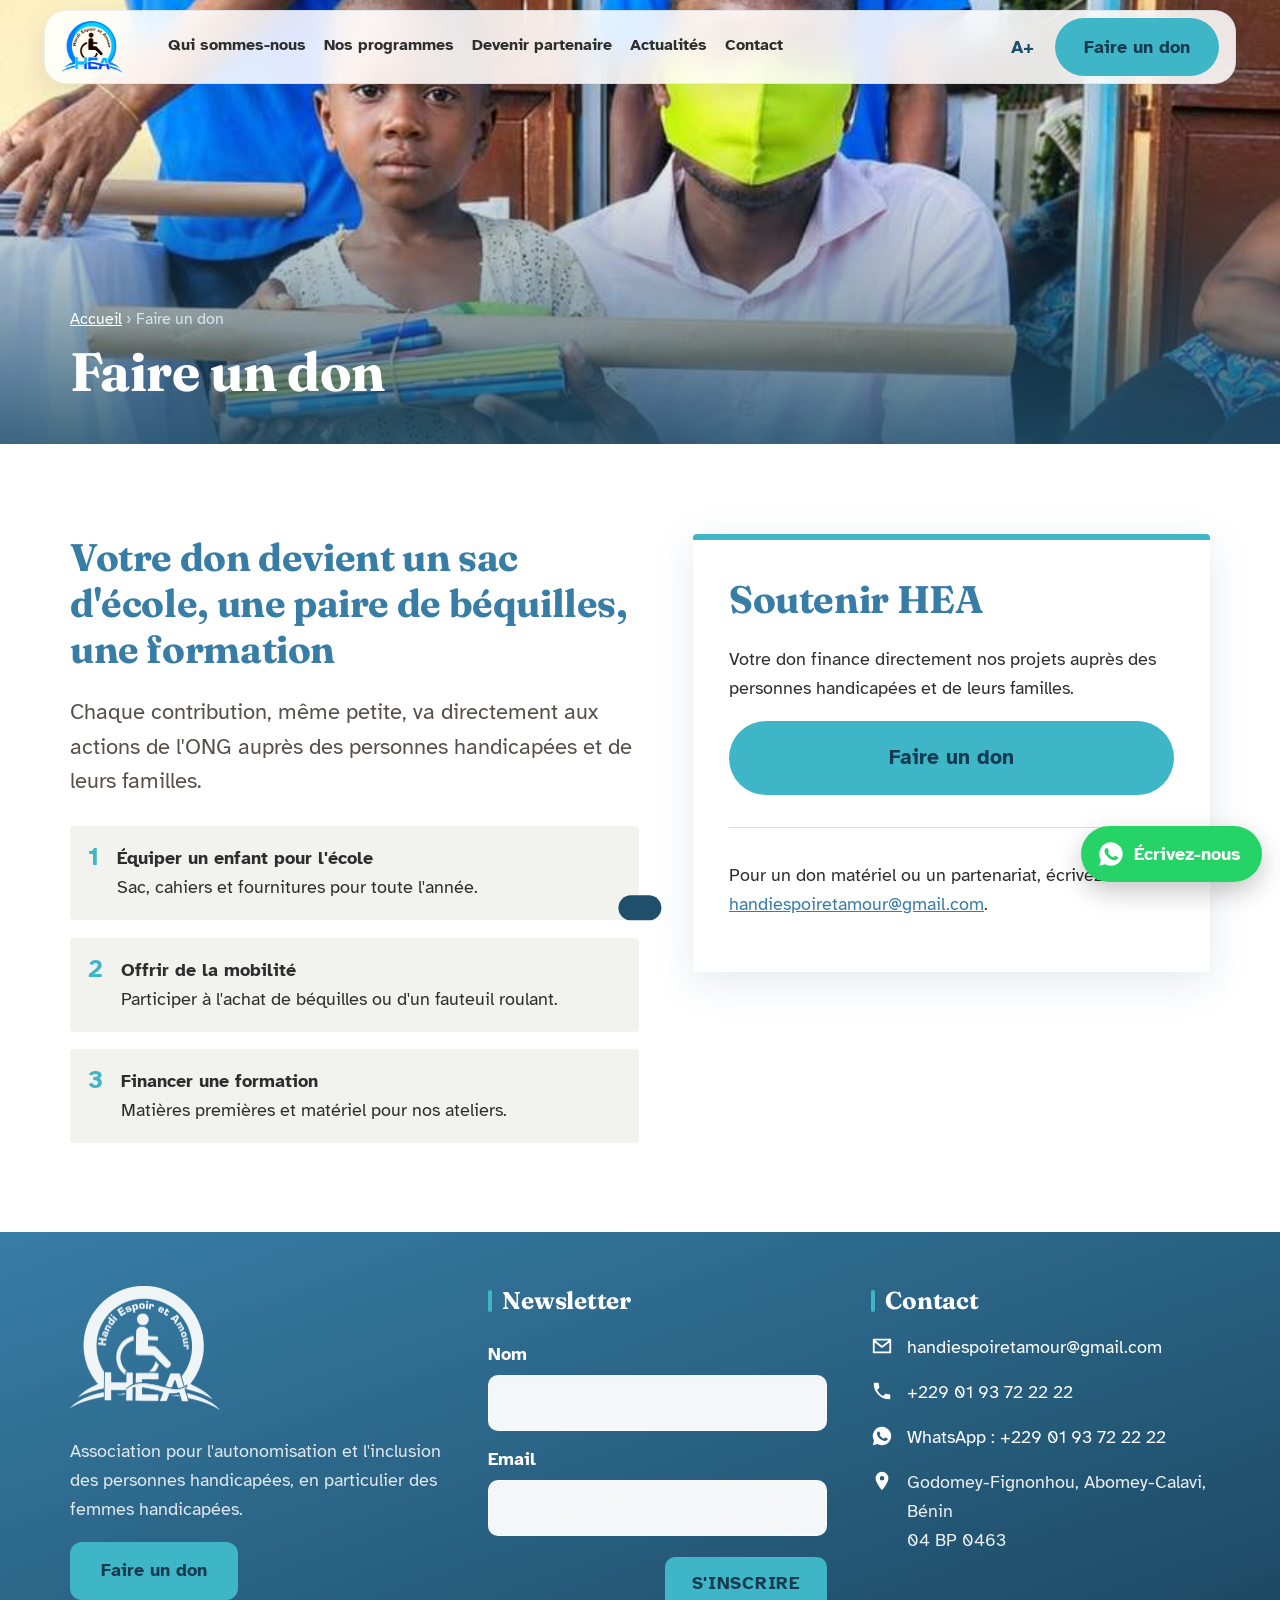
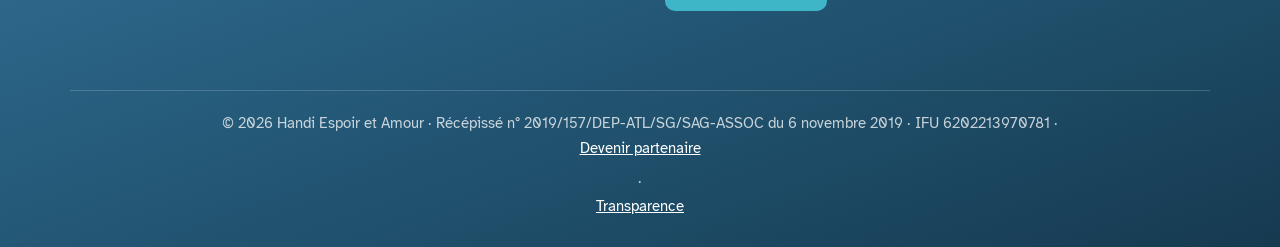
<file: donner.html>
<!doctype html>
<html lang="fr">
<head>
<meta charset="utf-8">
<meta name="viewport" content="width=device-width, initial-scale=1">
<title>Faire un don | Handi Espoir et Amour</title>
<meta name="description" content="Soutenez l'association Handi Espoir et Amour et ses projets auprès des personnes handicapées.">
<meta property="og:title" content="Faire un don | Handi Espoir et Amour">
<meta property="og:description" content="Soutenez l'association Handi Espoir et Amour et ses projets auprès des personnes handicapées.">
<meta property="og:image" content="https://handiespoiretamour.org/images/accueil-groupe.jpg">
<meta property="og:url" content="https://handiespoiretamour.org/donner.html">
<meta property="og:type" content="website">
<meta property="og:locale" content="fr_FR">
<link rel="canonical" href="https://handiespoiretamour.org/donner.html">
<meta name="theme-color" content="#0a4fd6">
<link rel="icon" href="favicon.ico" sizes="48x48">
<link rel="icon" type="image/png" sizes="192x192" href="favicon-192.png">
<link rel="apple-touch-icon" href="apple-touch-icon.png">
<link rel="preconnect" href="https://fonts.googleapis.com">
<link rel="preconnect" href="https://fonts.gstatic.com" crossorigin>
<link href="https://fonts.googleapis.com/css2?family=Atkinson+Hyperlegible:ital,wght@0,400;0,700;1,400&family=Fraunces:ital,opsz,wght@0,9..144,500;0,9..144,700;1,9..144,500&display=swap" rel="stylesheet">
<link rel="stylesheet" href="hea.css?v=61">
</head>
<body class="page-don">
<a class="sauter" href="#contenu">Aller au contenu</a>

<header class="entete">
  <div class="entete__ligne">
    <a class="logo" href="index.html" aria-label="Handi Espoir et Amour, accueil">
      <img src="images/logo-hea-180.png" alt="" width="70" height="55">
    </a>
    <nav class="nav-principale" aria-label="Navigation principale">
      <a href="qui-sommes-nous.html" data-page="qui">Qui sommes-nous</a>
      <a href="programmes.html" data-page="programmes">Nos programmes</a>
      <a href="partenaires.html" data-page="partenaires">Devenir partenaire</a>
      <a href="actualites.html" data-page="actualites">Actualités</a>
      <a href="contact.html" data-page="contact">Contact</a>
    </nav>
    <div class="entete__outils">
      <button class="outil outil--texte" data-taille aria-pressed="false" aria-label="Taille du texte : normale. Passer en taille grande" title="Agrandir le texte">A+</button>
      <a class="bouton bouton--don entete__don" href="donner.html">Faire un don</a>
      <button class="outil burger" aria-expanded="false" aria-controls="tiroir" aria-label="Ouvrir le menu">
        <svg viewBox="0 0 24 24" aria-hidden="true"><path d="M3 6h18M3 12h18M3 18h18" stroke="currentColor" stroke-width="2.2" stroke-linecap="round"/></svg>
      </button>
    </div>
  </div>
  <div id="tiroir" class="tiroir" hidden>
    <nav aria-label="Menu complet">
      <a href="index.html">Accueil</a>
      <a href="qui-sommes-nous.html">Qui sommes-nous</a>
      <a href="programmes.html">Nos programmes</a>
      <a href="partenaires.html">Devenir partenaire</a>
      <a href="actualites.html">Actualités</a>
      <a href="transparence.html">Transparence</a>
      <a href="donner.html">Faire un don</a>
      <a href="contact.html">Contact et bénévolat</a>
    </nav>
  </div>
</header>

<main id="contenu">
<section class="bandeau-page">
  <img src="images/ecole-fournitures.jpg" alt="Un enfant reçoit ses fournitures scolaires des mains d'un membre de l'ONG" style="object-position:center 30%">
  <div class="conteneur">
    <p class="fil"><a href="index.html">Accueil</a> › Faire un don</p>
    <h1>Faire un don</h1>
  </div>
</section>

<section class="section">
  <div class="conteneur don-grille">
    <div>
      <h2>Votre don devient un sac d'école, une paire de béquilles, une formation</h2>
      <p class="intro">Chaque contribution, même petite, va directement aux actions de l'ONG auprès des personnes handicapées et de leurs familles.</p>
      <div class="usages">
        <div class="usage"><b>1</b><div><strong>Équiper un enfant pour l'école</strong><br>Sac, cahiers et fournitures pour toute l'année.</div></div>
        <div class="usage"><b>2</b><div><strong>Offrir de la mobilité</strong><br>Participer à l'achat de béquilles ou d'un fauteuil roulant.</div></div>
        <div class="usage"><b>3</b><div><strong>Financer une formation</strong><br>Matières premières et matériel pour nos ateliers.</div></div>
      </div>
    </div>
    <div class="carte-don">
      <h2>Soutenir HEA</h2>
      <p>Votre don finance directement nos projets auprès des personnes handicapées et de leurs familles.</p>
      <a class="bouton bouton--don bouton--grand" style="display:block" href="#">Faire un don</a>
      <hr style="border:0;border-top:1px solid var(--bord);margin:1.8rem 0">
      <p>Pour un don matériel ou un partenariat, écrivez-nous à <a href="mailto:handiespoiretamour@gmail.com">handiespoiretamour@gmail.com</a>.</p>
    </div>
  </div>
</section>
</main>

<footer class="pied">
  <div class="conteneur pied__grille">
    <div class="pied__marque">
      <a href="index.html" aria-label="Handi Espoir et Amour, accueil"><img class="pied__logo" src="images/logo-hea-blanc.png" alt="Handi Espoir et Amour (HEA)" width="150" height="117"></a>
      <p>Association pour l'autonomisation et l'inclusion des personnes handicapées, en particulier des femmes handicapées.</p>
      <a class="bouton pied__don" href="donner.html">Faire un don</a>
    </div>

    <div class="pied__bloc">
      <h2 class="pied__titre">Newsletter</h2>
      <form class="newsletter" novalidate>
        <label for="nl-nom">Nom</label>
        <input id="nl-nom" name="nom" type="text" autocomplete="name" required>
        <label for="nl-email">Email</label>
        <input id="nl-email" name="email" type="email" autocomplete="email" required>
        <button type="submit" class="newsletter__bouton">S'inscrire</button>
        <p class="newsletter__message" role="status" aria-live="polite"></p>
      </form>
    </div>

    <div class="pied__bloc">
      <h2 class="pied__titre">Contact</h2>
      <ul class="pied__contact">
        <li><svg viewBox="0 0 24 24" aria-hidden="true"><path d="M3 5h18v14H3z M3 6l9 7 9-7" fill="none" stroke="currentColor" stroke-width="2" stroke-linejoin="round"/></svg><a href="mailto:handiespoiretamour@gmail.com">handiespoiretamour@gmail.com</a></li>
        <li><svg viewBox="0 0 24 24" aria-hidden="true"><path d="M6.6 10.8a15.1 15.1 0 0 0 6.6 6.6l2.2-2.2c.3-.3.7-.4 1-.2 1.1.4 2.3.6 3.6.6.6 0 1 .4 1 1V20c0 .6-.4 1-1 1A17 17 0 0 1 3 4c0-.6.4-1 1-1h3.5c.6 0 1 .4 1 1 0 1.3.2 2.5.6 3.6.1.3 0 .7-.2 1z" fill="currentColor"/></svg><a href="tel:+2290193722222">+229 01 93 72 22 22</a></li>
        <li><svg viewBox="0 0 24 24" aria-hidden="true"><path d="M12 2a10 10 0 0 0-8.7 15l-1.3 5 5.1-1.3A10 10 0 1 0 12 2zm5.4 14.1c-.2.6-1.3 1.2-1.8 1.3-.5 0-1 .2-3.3-.7-2.8-1.1-4.6-4-4.7-4.2-.1-.2-1.1-1.5-1.1-2.9s.7-2 1-2.3c.2-.3.5-.3.7-.3h.5c.2 0 .4 0 .6.5l.8 1.9c.1.2.1.4 0 .5l-.4.6c-.2.2-.3.4-.1.7.2.3.8 1.3 1.7 2.1 1.2 1 2.1 1.3 2.4 1.5.3.1.5.1.6-.1l.9-1c.2-.3.4-.2.7-.1l1.8.9c.3.1.5.2.5.3.1.2.1.7-.1 1.3z" fill="currentColor"/></svg><a href="https://wa.me/2290193722222" rel="noopener">WhatsApp : +229 01 93 72 22 22</a></li>
        <li><svg viewBox="0 0 24 24" aria-hidden="true"><path d="M12 2a7 7 0 0 0-7 7c0 5.2 7 13 7 13s7-7.8 7-13a7 7 0 0 0-7-7zm0 9.5A2.5 2.5 0 1 1 12 6.5a2.5 2.5 0 0 1 0 5z" fill="currentColor"/></svg><span>Godomey-Fignonhou, Abomey-Calavi, Bénin<br>04 BP 0463</span></li>
      </ul>
    </div>
  </div>
  <div class="conteneur pied__bas">© <span class="annee">2026</span> Handi Espoir et Amour · Récépissé n° 2019/157/DEP-ATL/SG/SAG-ASSOC du 6 novembre 2019 · IFU 6202213970781 · <a href="partenaires.html">Devenir partenaire</a> · <a href="transparence.html">Transparence</a></div>
</footer>

<div class="toast" role="status" aria-live="polite"></div>
<a class="whatsapp-flottant" href="https://wa.me/2290193722222?text=Bonjour%20HEA%2C%20" target="_blank" rel="noopener" aria-label="Nous écrire sur WhatsApp au +229 01 93 72 22 22">
  <svg viewBox="0 0 24 24" aria-hidden="true"><path d="M12 2a10 10 0 0 0-8.7 15l-1.3 5 5.1-1.3A10 10 0 1 0 12 2zm5.4 14.1c-.2.6-1.3 1.2-1.8 1.3-.5 0-1 .2-3.3-.7-2.8-1.1-4.6-4-4.7-4.2-.1-.2-1.1-1.5-1.1-2.9s.7-2 1-2.3c.2-.3.5-.3.7-.3h.5c.2 0 .4 0 .6.5l.8 1.9c.1.2.1.4 0 .5l-.4.6c-.2.2-.3.4-.1.7.2.3.8 1.3 1.7 2.1 1.2 1 2.1 1.3 2.4 1.5.3.1.5.1.6-.1l.9-1c.2-.3.4-.2.7-.1l1.8.9c.3.1.5.2.5.3.1.2.1.7-.1 1.3z" fill="currentColor"/></svg>
  <span>Écrivez-nous</span>
</a>
<script src="hea.js?v=19"></script>
</body>
</html>
</file>
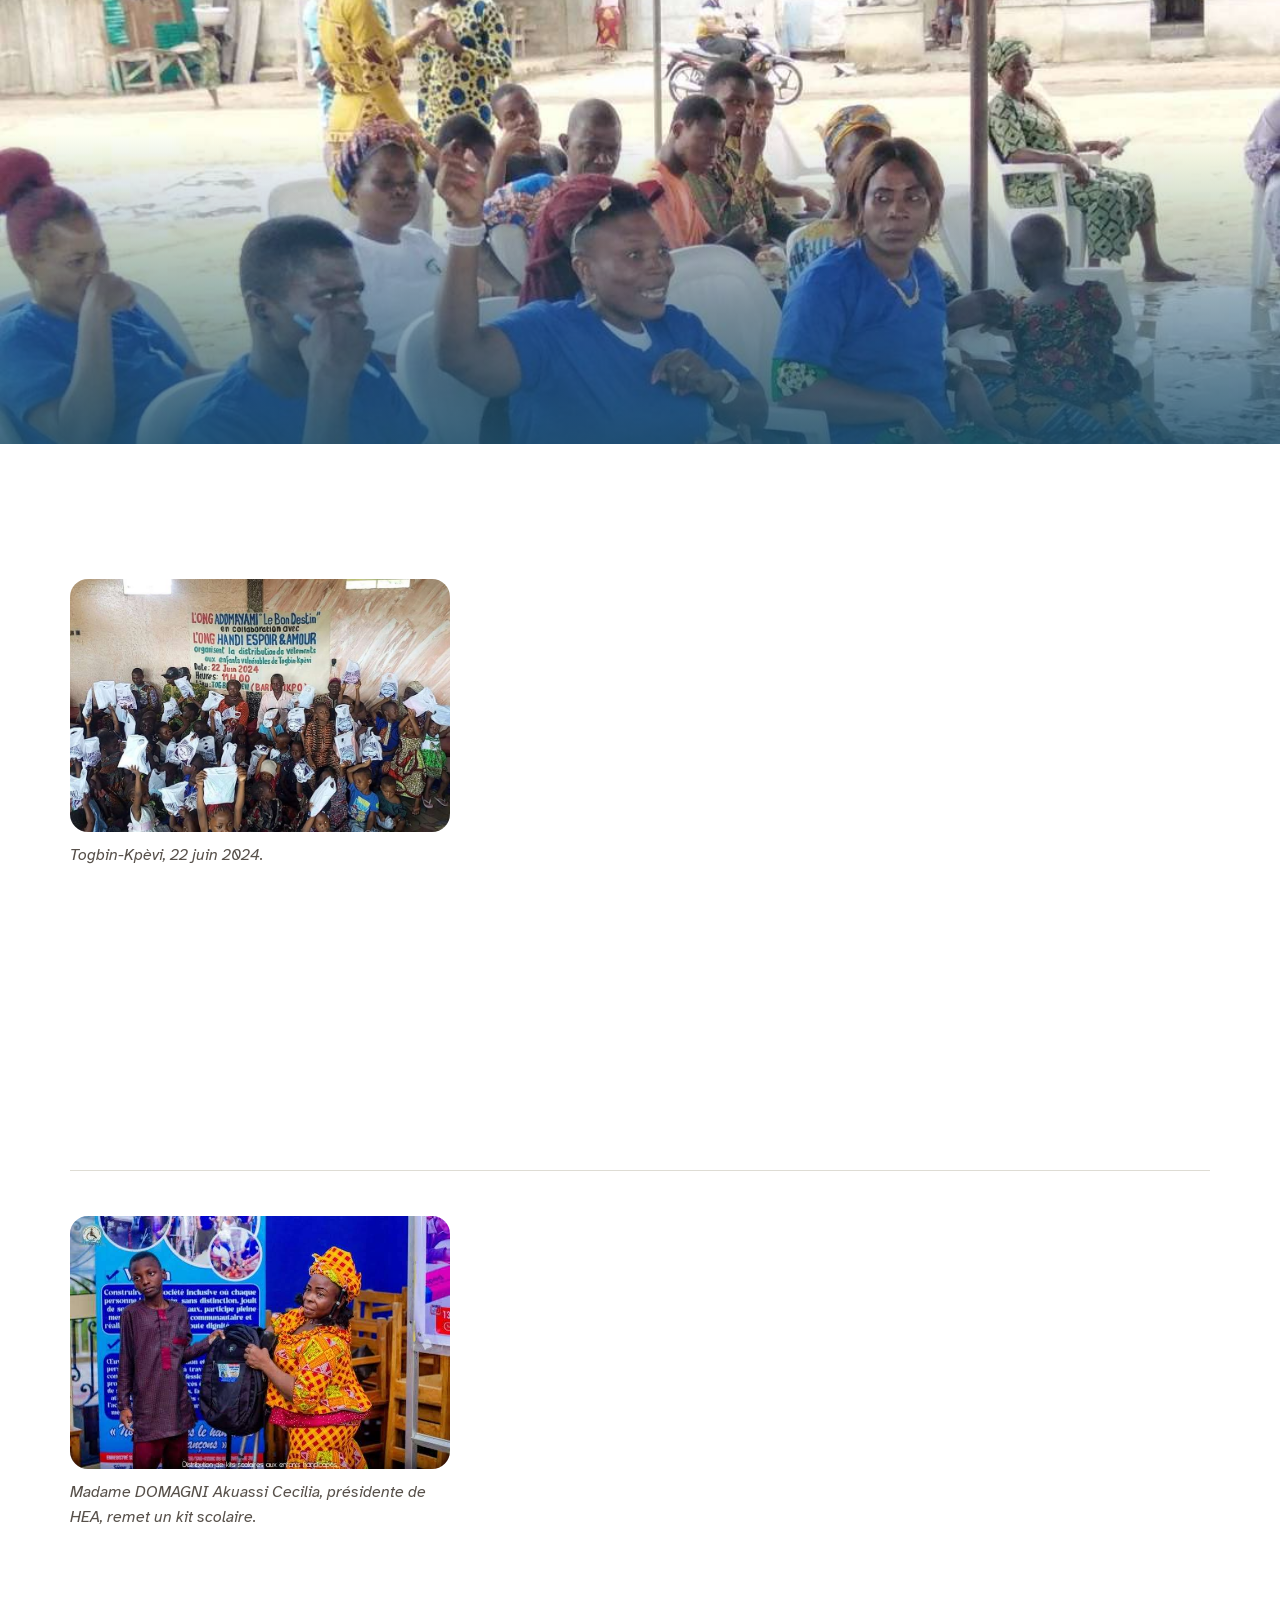
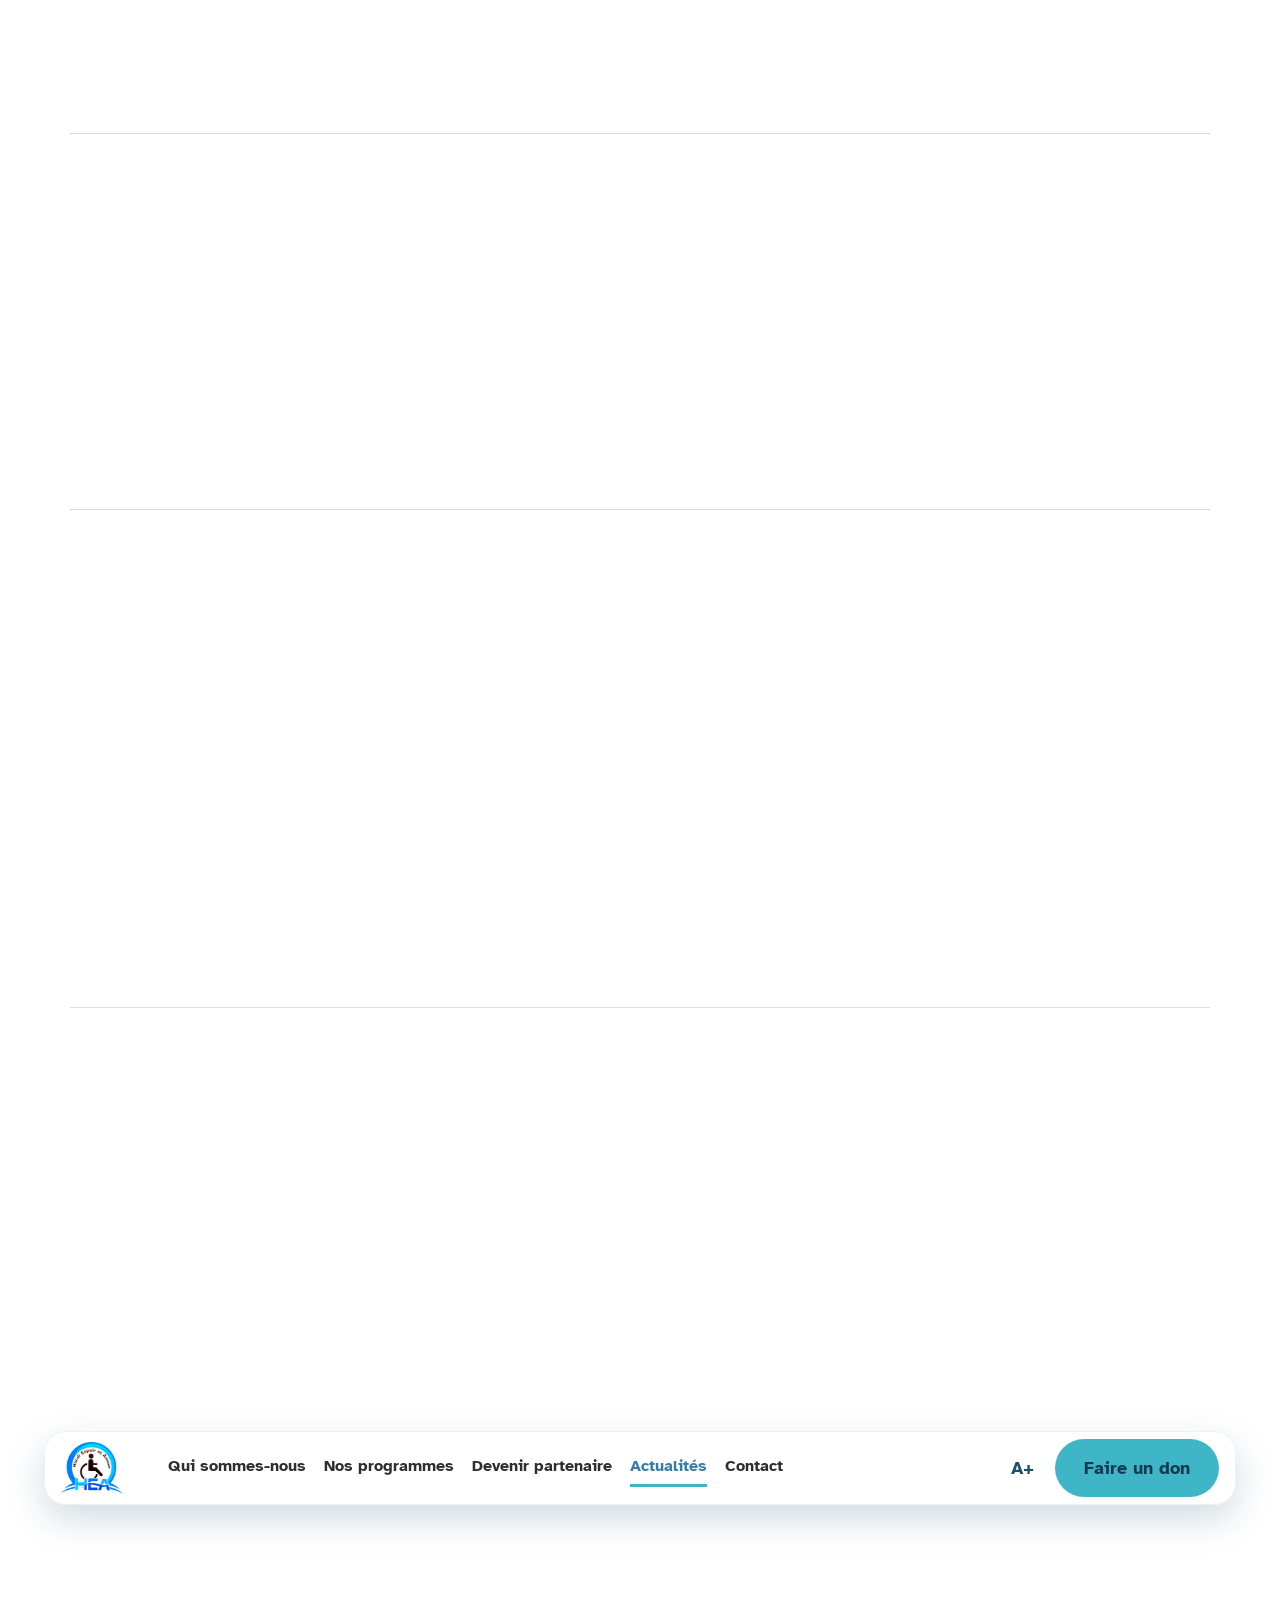
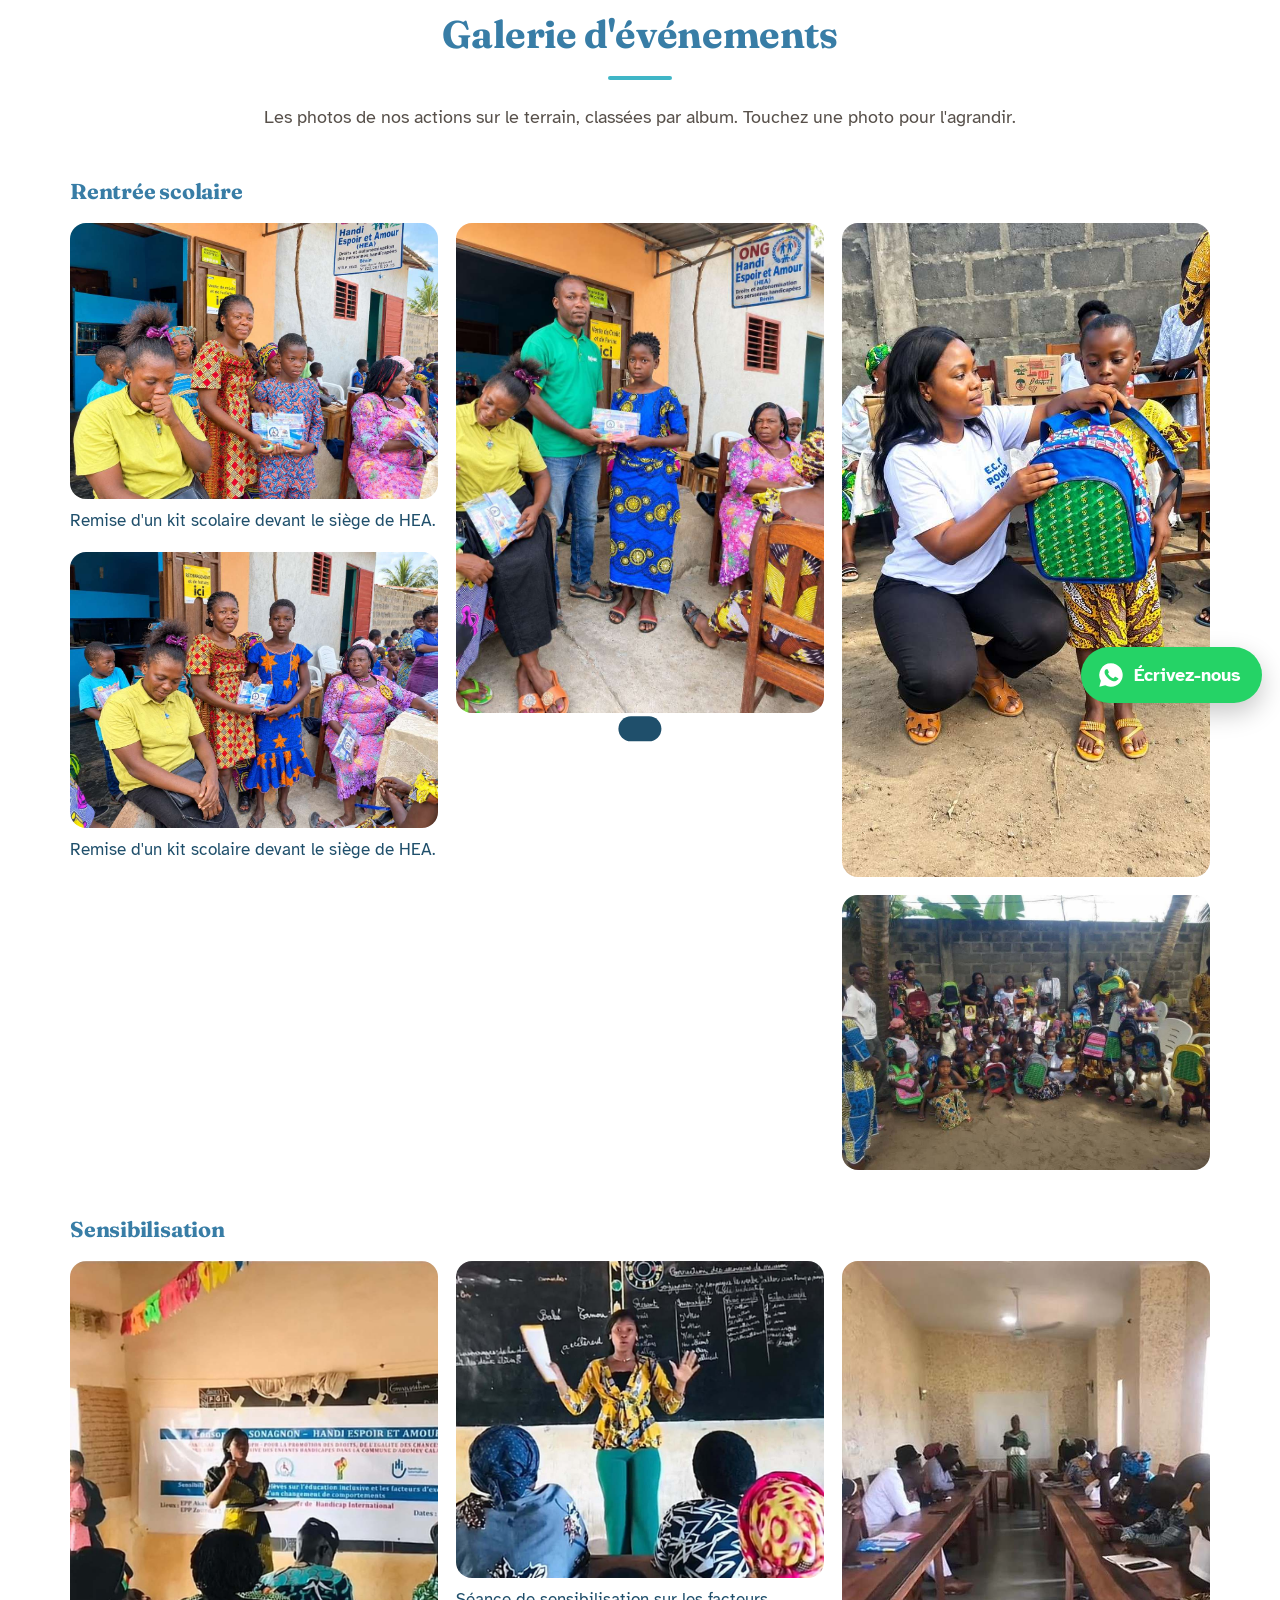
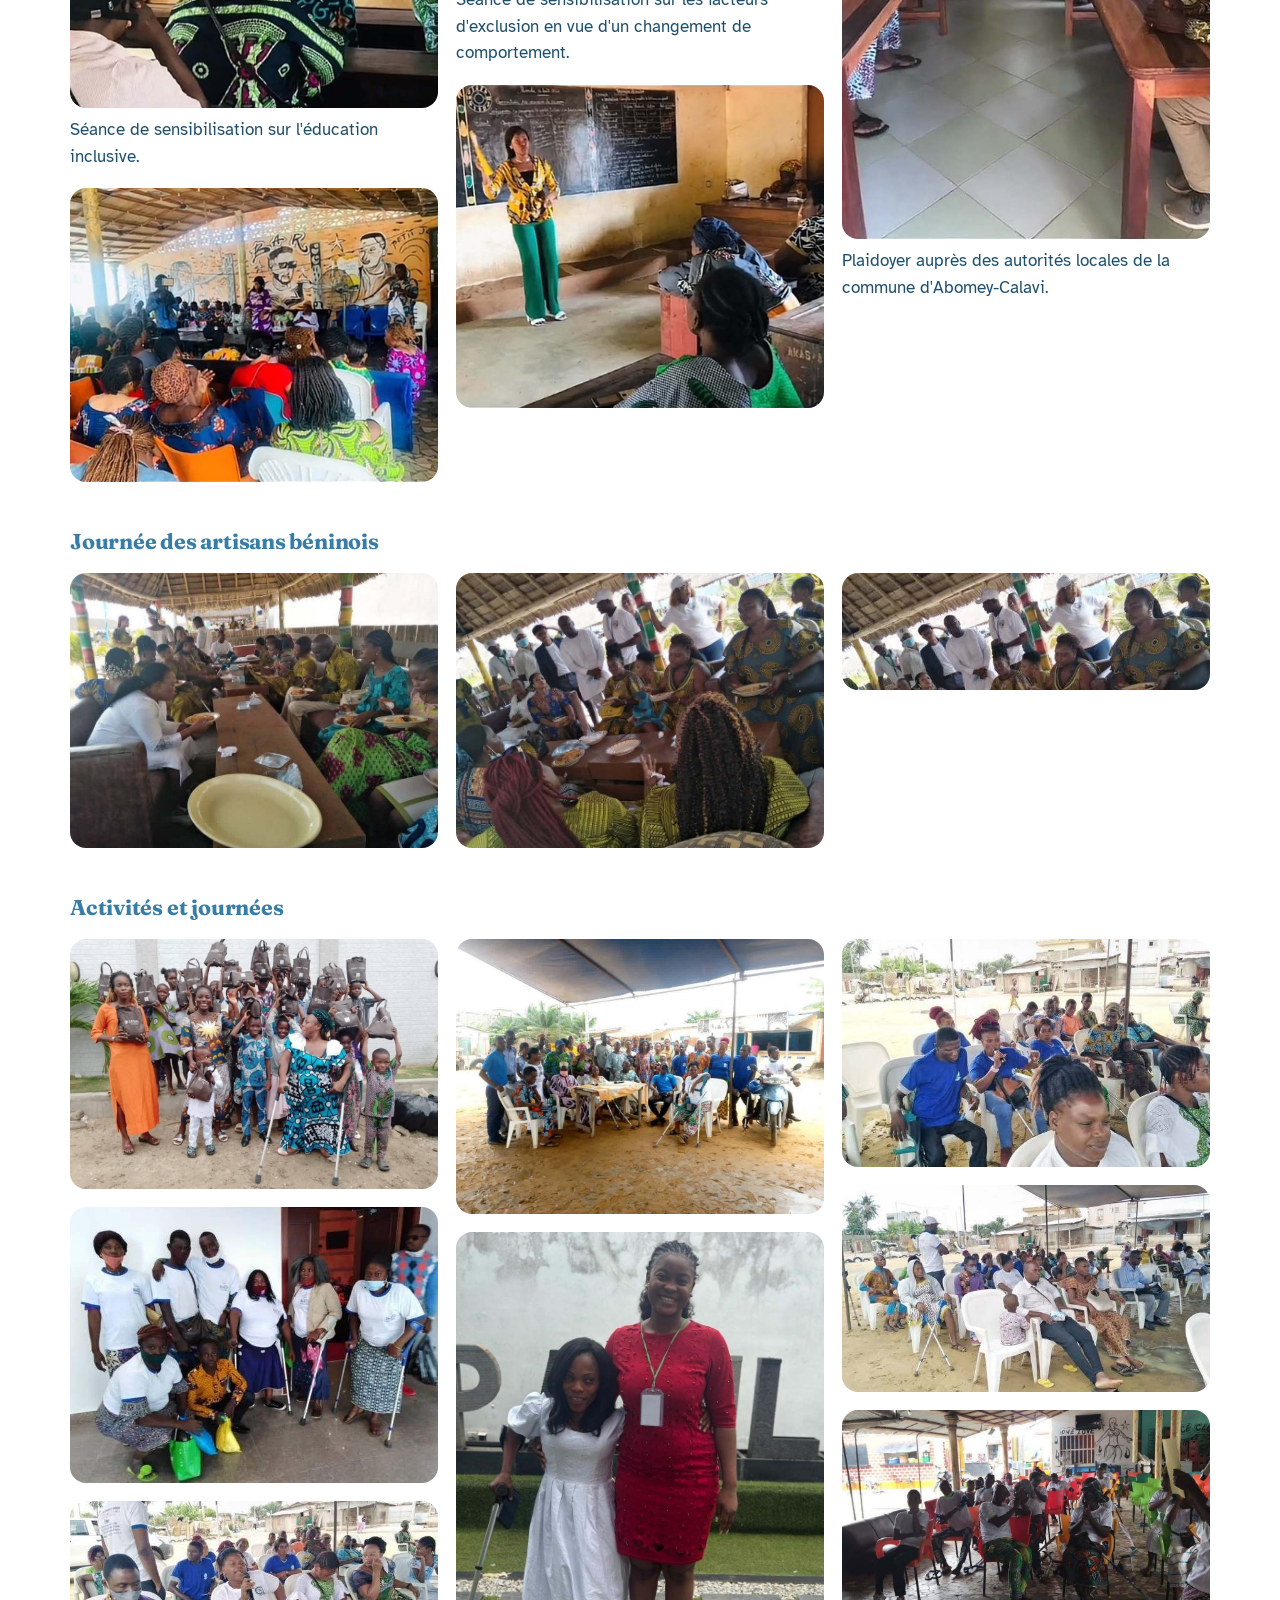
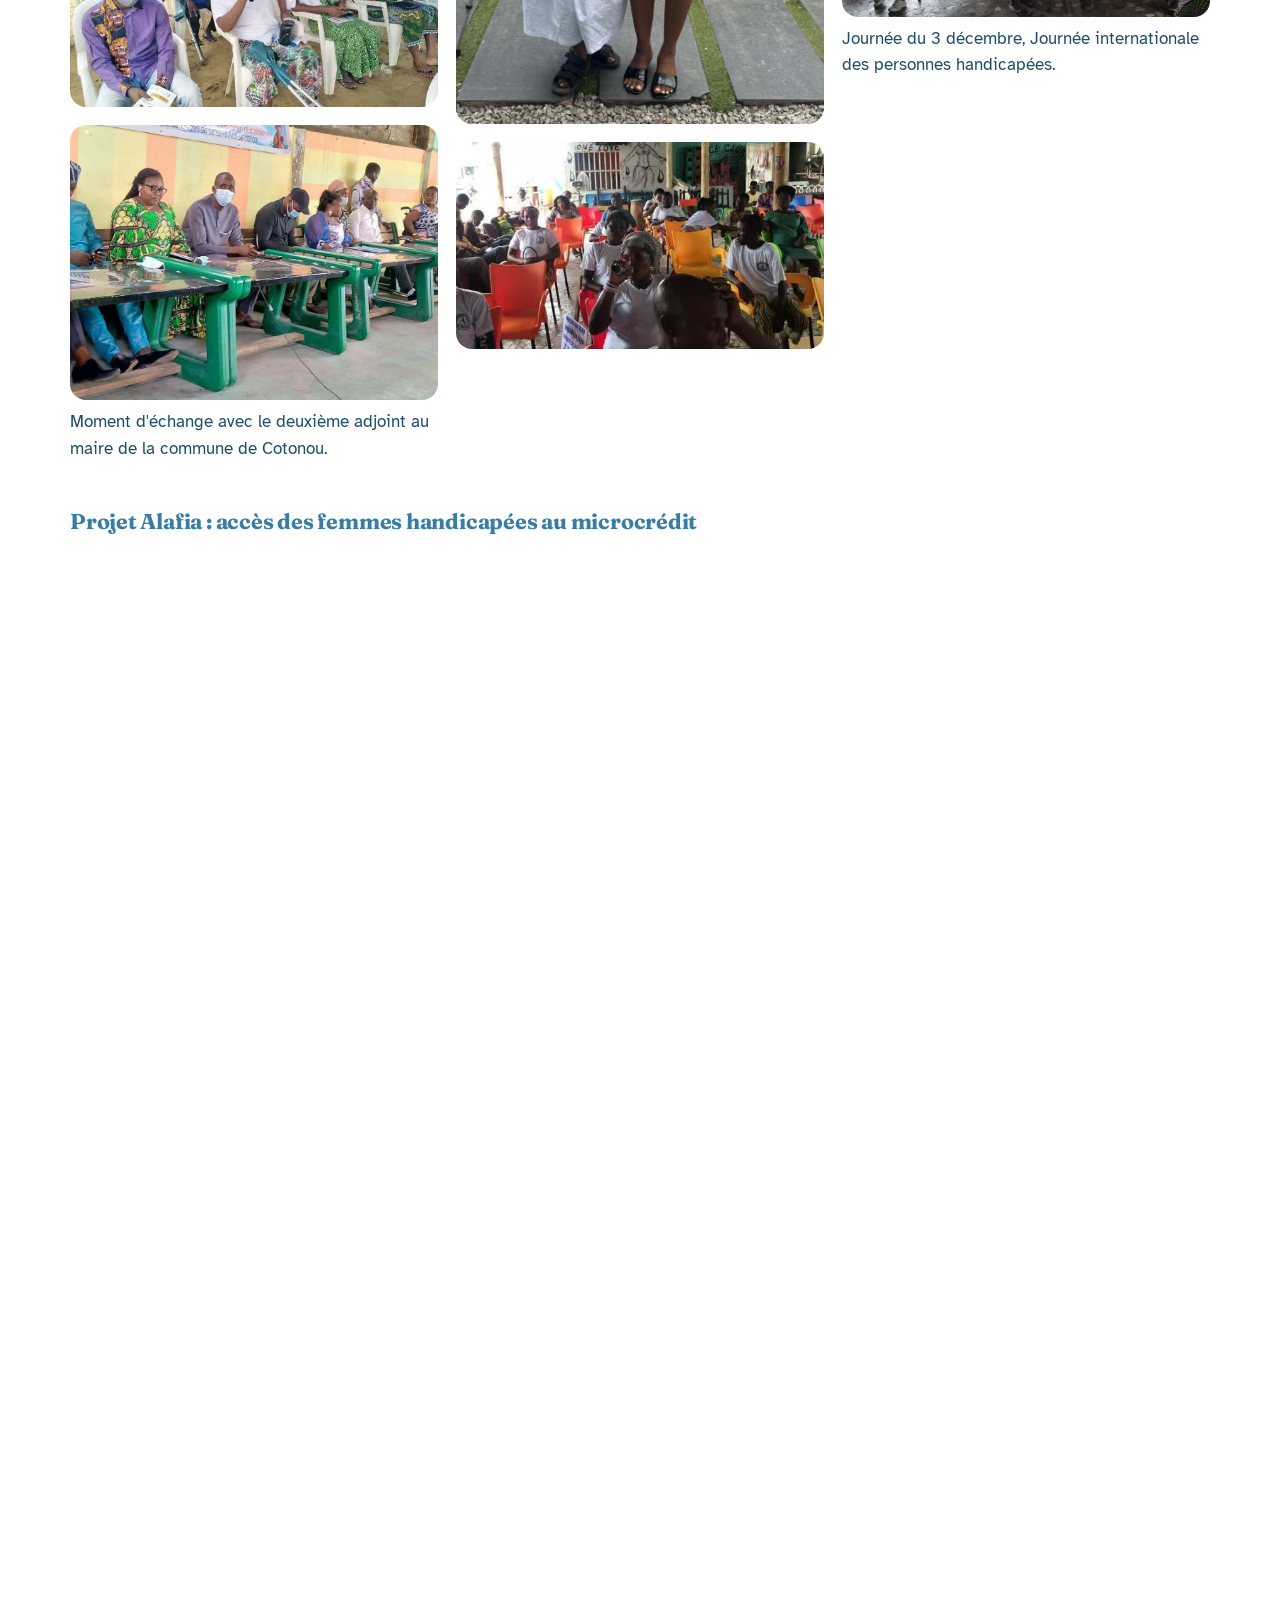
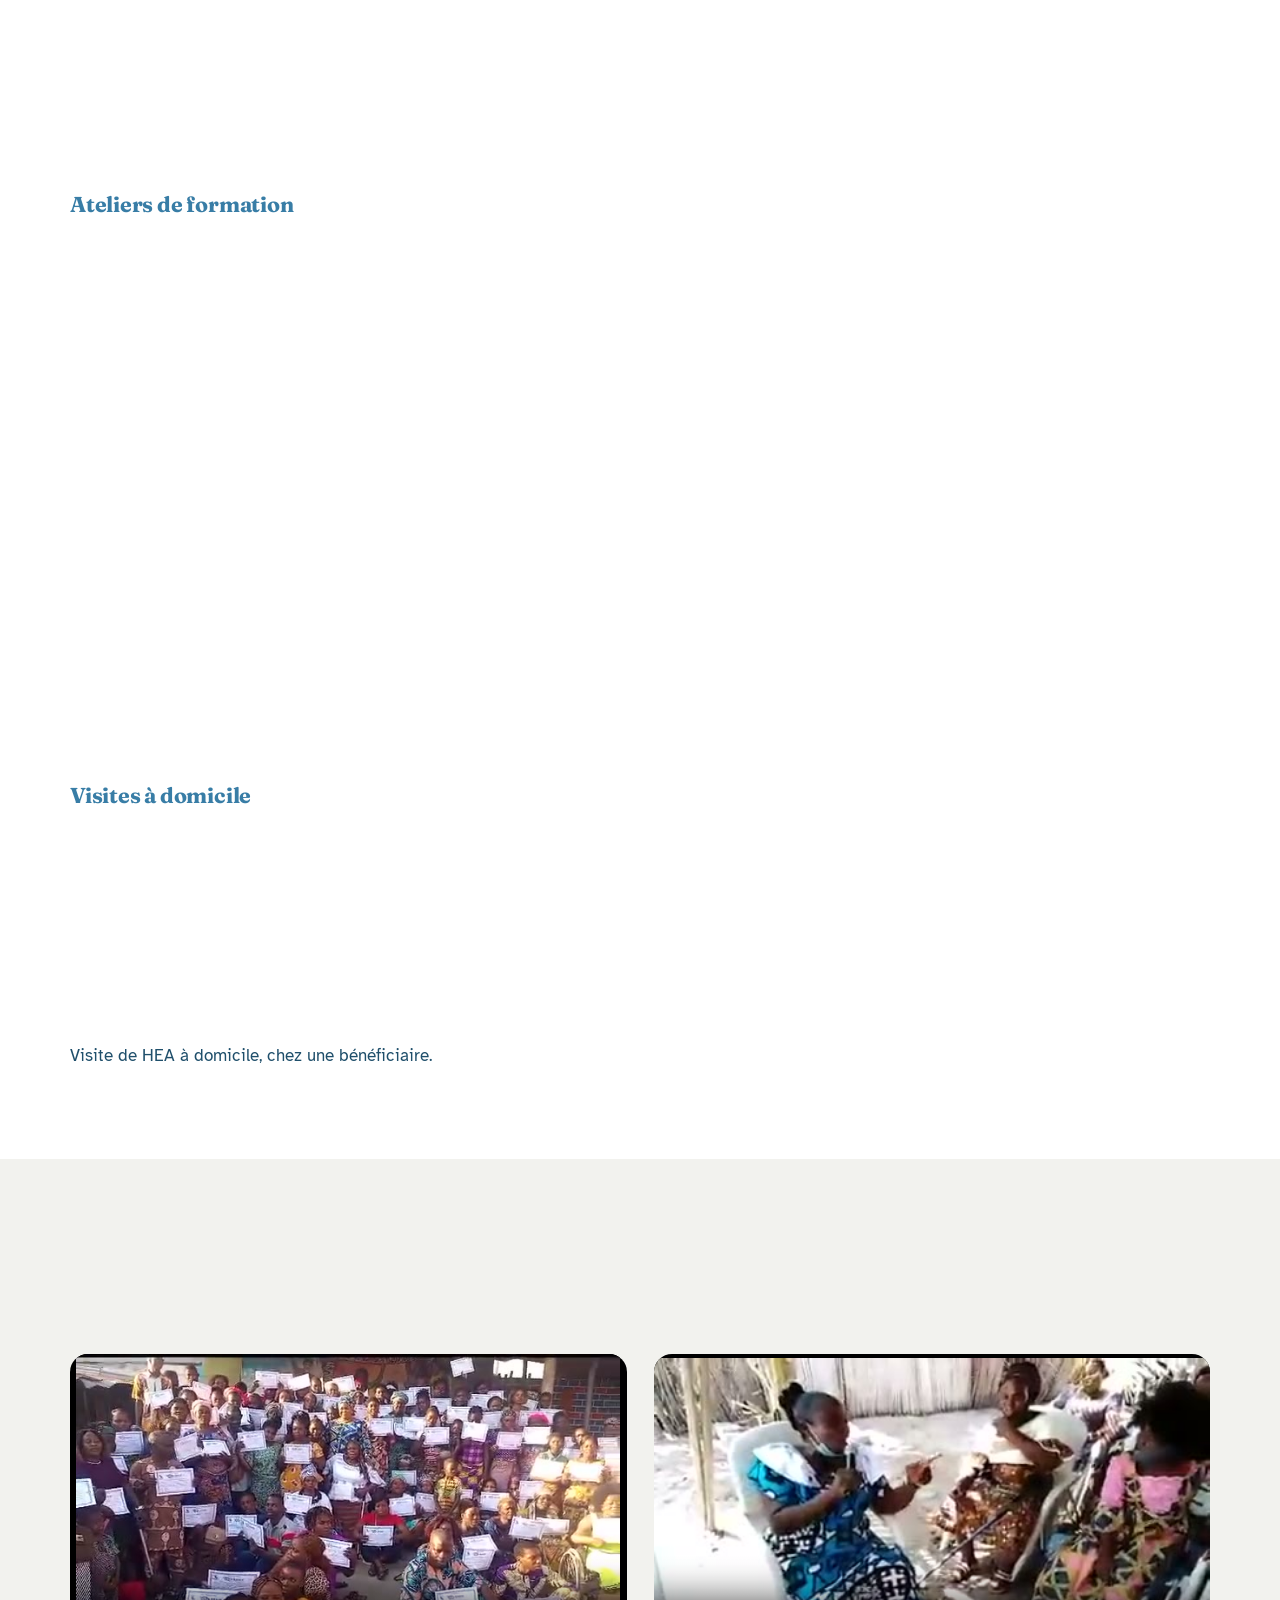
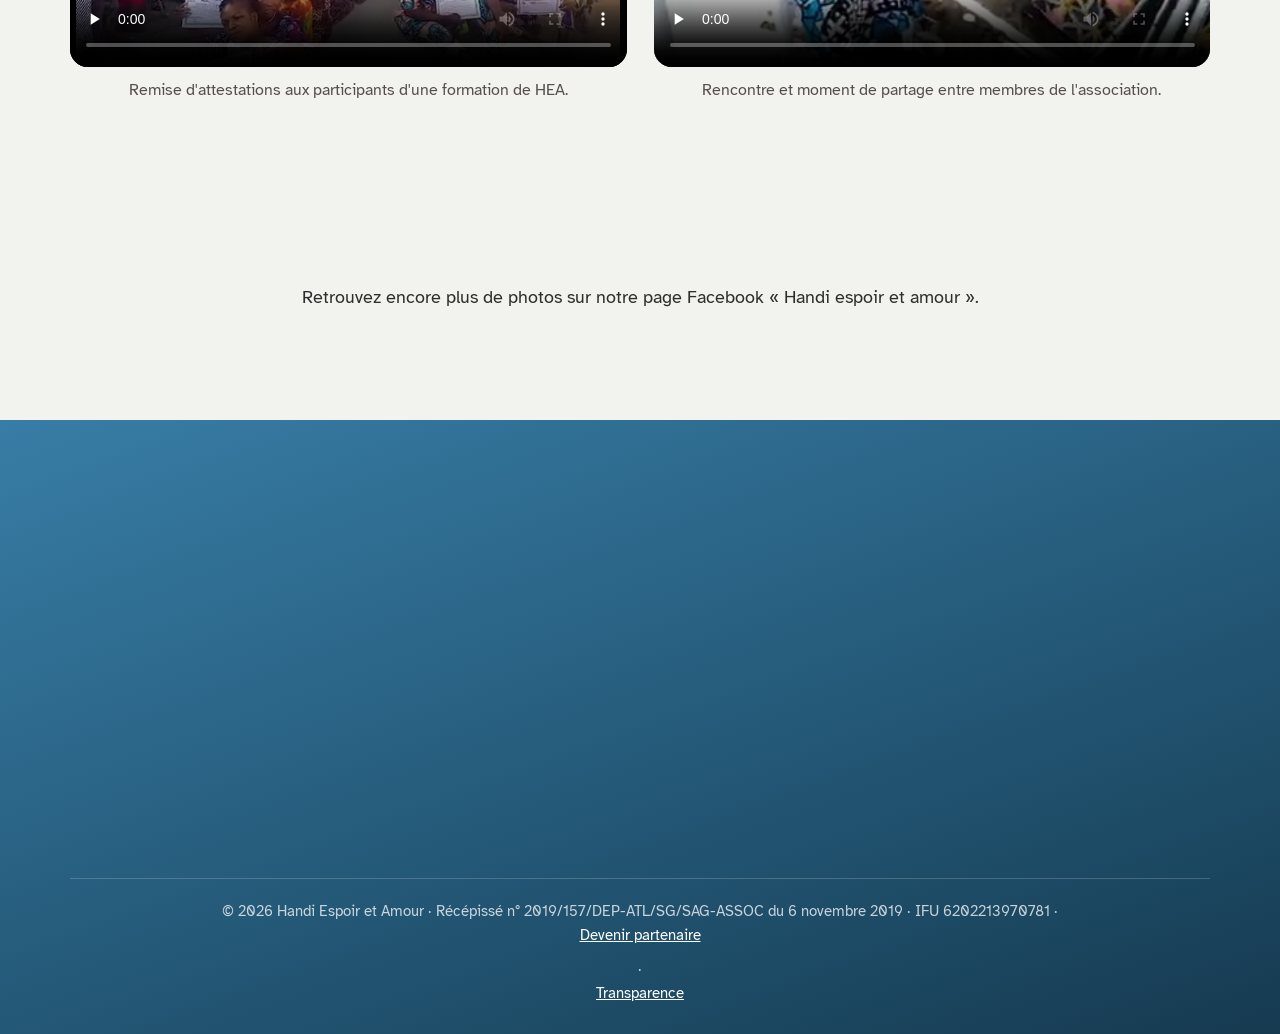
<file: galerie.html>
<!doctype html>
<html lang="fr">
<head>
<meta charset="utf-8">
<title>Galerie d'événements | Handi Espoir et Amour</title>
<meta name="robots" content="noindex">
<link rel="canonical" href="https://handiespoiretamour.org/actualites.html#galerie">
<meta http-equiv="refresh" content="0; url=actualites.html#galerie">
</head>
<body><p>La galerie a déménagé : <a href="actualites.html#galerie">Galerie d'événements</a>.</p></body>
</html>
</file>
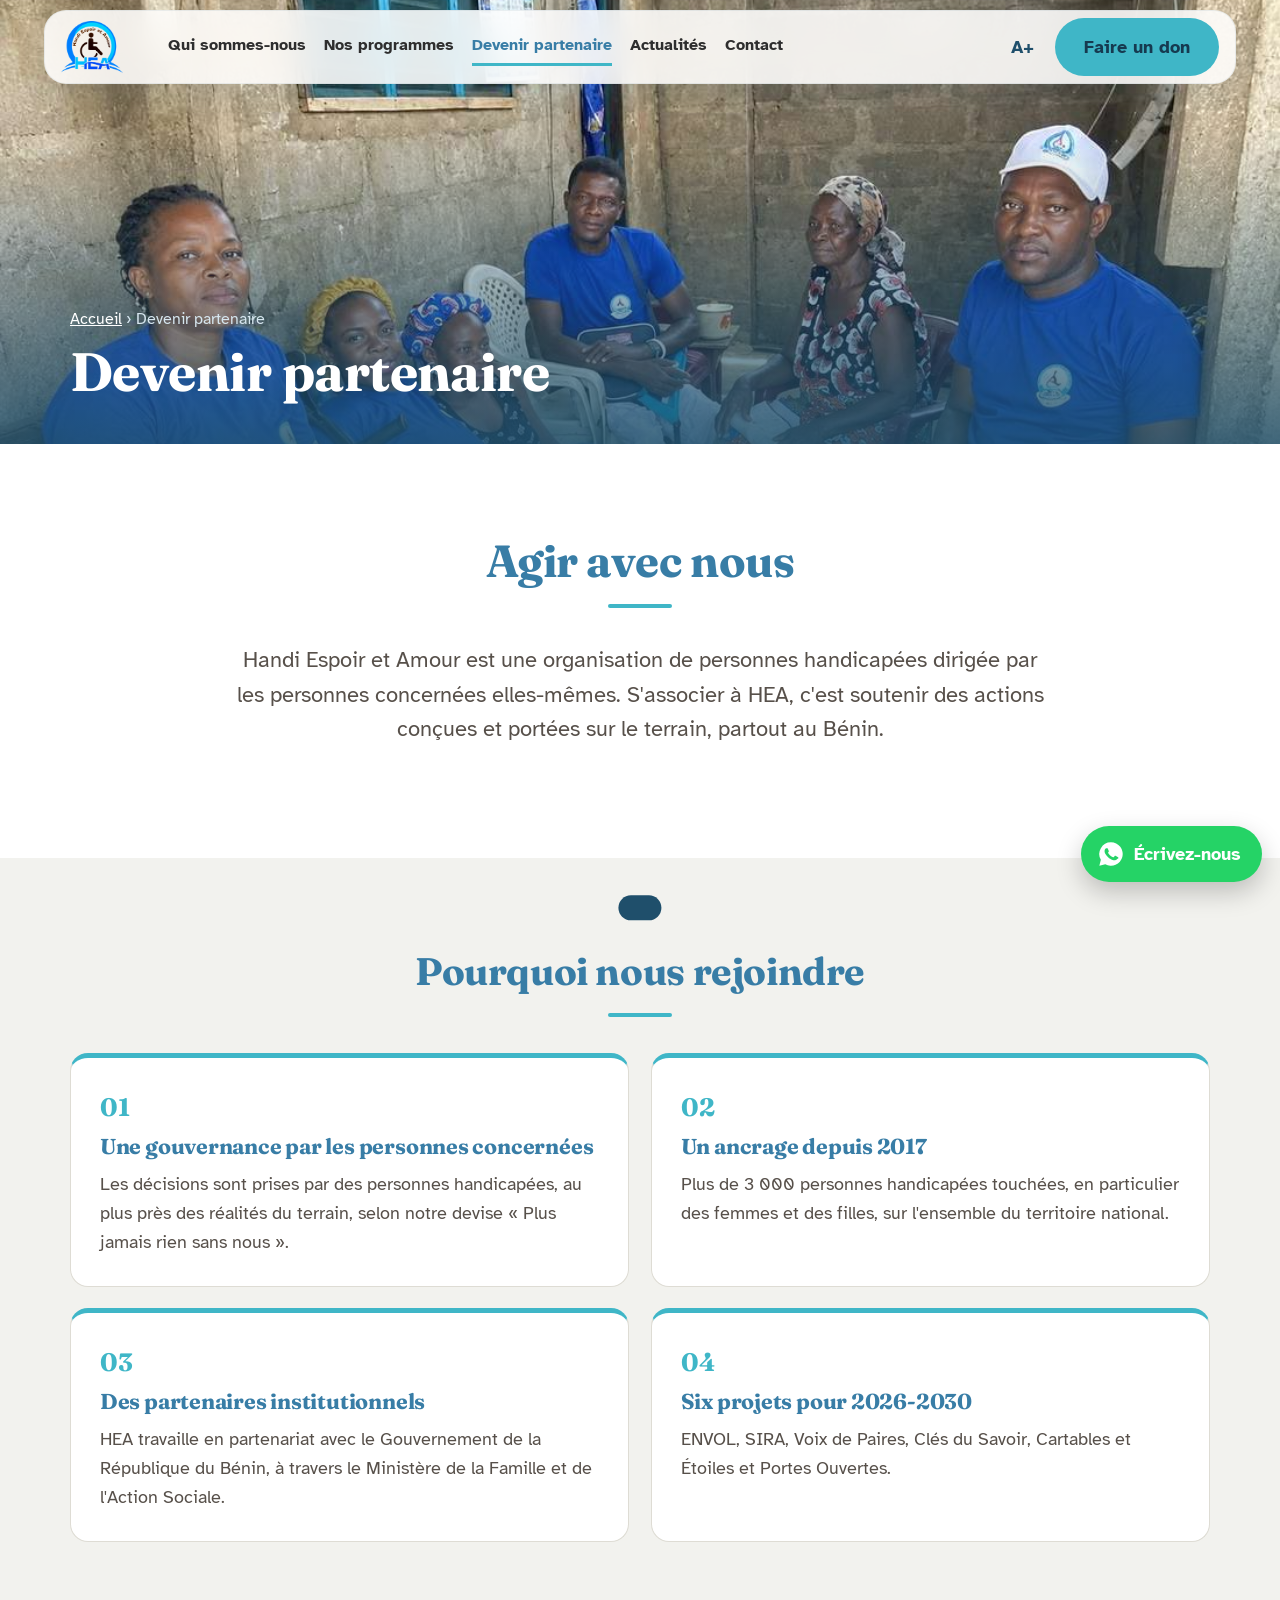
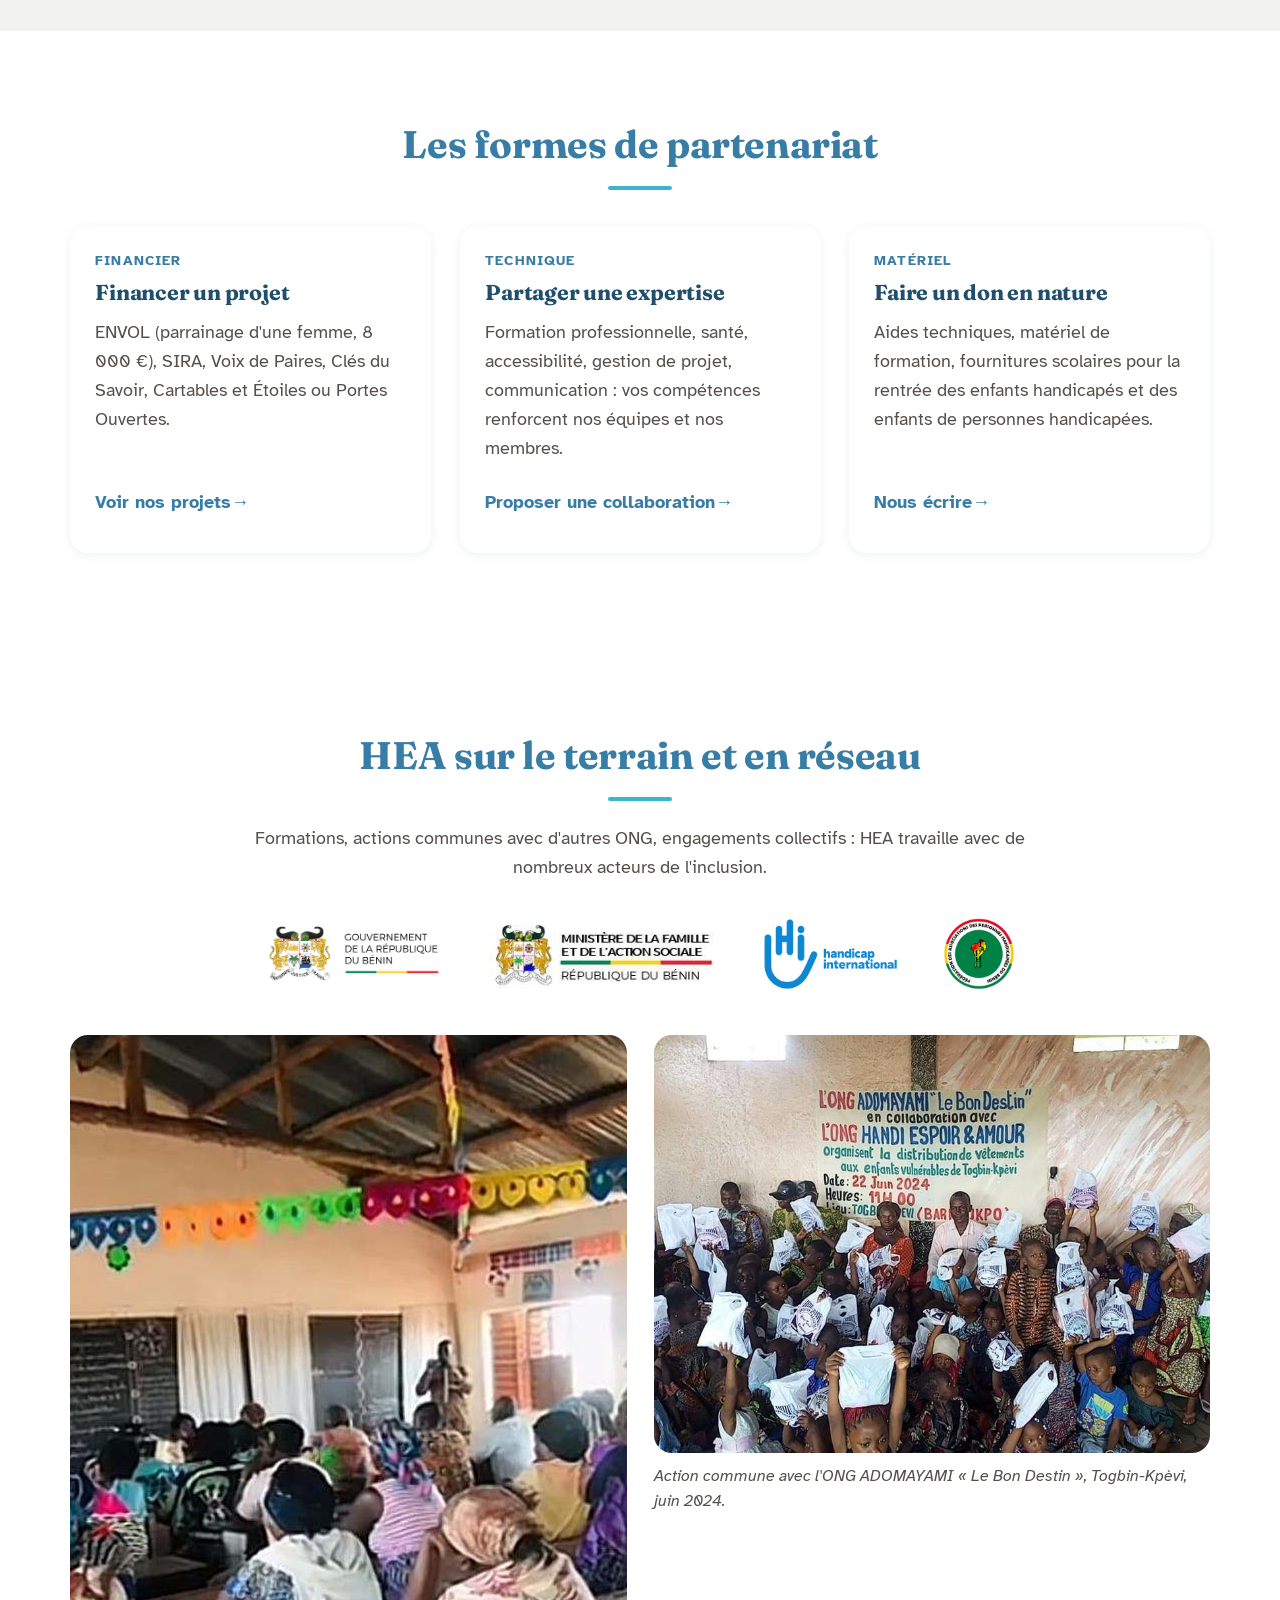
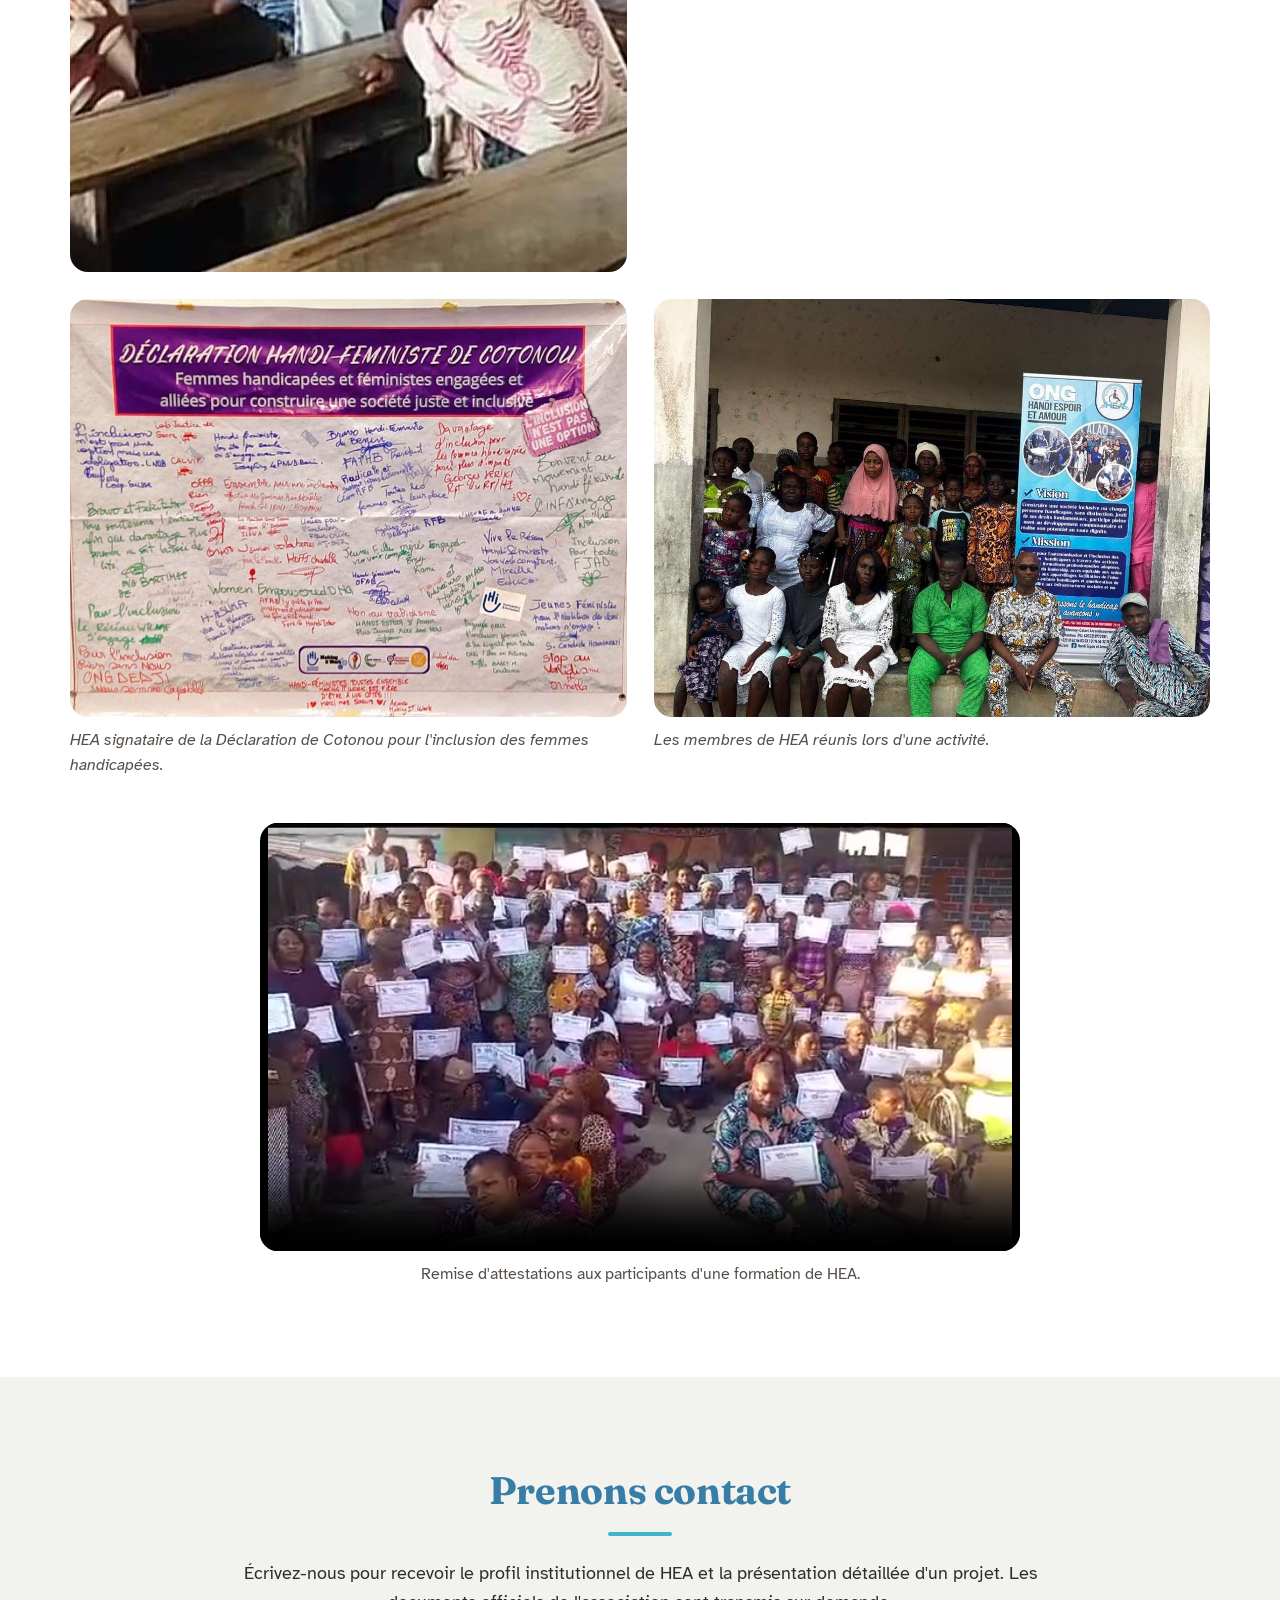
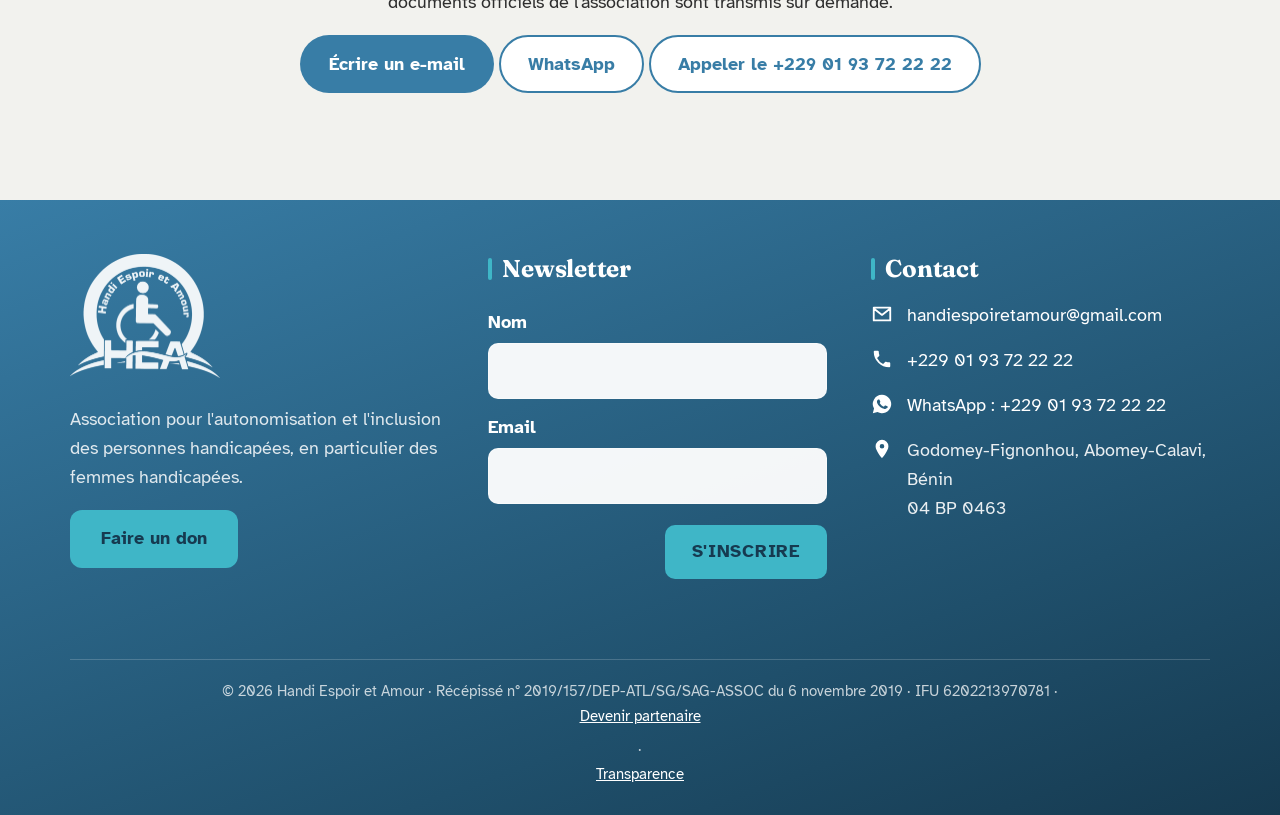
<file: partenaires.html>
<!doctype html>
<html lang="fr">
<head>
<meta charset="utf-8">
<meta name="viewport" content="width=device-width, initial-scale=1">
<title>Devenir partenaire | Handi Espoir et Amour</title>
<meta name="description" content="Bailleurs, fondations, institutions, entreprises, ONG : comment soutenir l'association Handi Espoir et Amour et ses priorités 2026-2030.">
<meta property="og:title" content="Devenir partenaire | Handi Espoir et Amour">
<meta property="og:description" content="Bailleurs, fondations, institutions, entreprises, ONG : comment soutenir l'association Handi Espoir et Amour et ses priorités 2026-2030.">
<meta property="og:image" content="https://handiespoiretamour.org/images/accueil-groupe.jpg">
<meta property="og:url" content="https://handiespoiretamour.org/partenaires.html">
<meta property="og:type" content="website">
<meta property="og:locale" content="fr_FR">
<link rel="canonical" href="https://handiespoiretamour.org/partenaires.html">
<meta name="theme-color" content="#0a4fd6">
<link rel="icon" href="favicon.ico" sizes="48x48">
<link rel="icon" type="image/png" sizes="192x192" href="favicon-192.png">
<link rel="apple-touch-icon" href="apple-touch-icon.png">
<link rel="preconnect" href="https://fonts.googleapis.com">
<link rel="preconnect" href="https://fonts.gstatic.com" crossorigin>
<link href="https://fonts.googleapis.com/css2?family=Atkinson+Hyperlegible:ital,wght@0,400;0,700;1,400&family=Fraunces:ital,opsz,wght@0,9..144,500;0,9..144,700;1,9..144,500&display=swap" rel="stylesheet">
<link rel="stylesheet" href="hea.css?v=61">
</head>
<body class="page-partenaires">
<a class="sauter" href="#contenu">Aller au contenu</a>

<header class="entete">
  <div class="entete__ligne">
    <a class="logo" href="index.html" aria-label="Handi Espoir et Amour, accueil">
      <img src="images/logo-hea-180.png" alt="" width="70" height="55">
    </a>
    <nav class="nav-principale" aria-label="Navigation principale">
      <a href="qui-sommes-nous.html" data-page="qui">Qui sommes-nous</a>
      <a href="programmes.html" data-page="programmes">Nos programmes</a>
      <a href="partenaires.html" data-page="partenaires">Devenir partenaire</a>
      <a href="actualites.html" data-page="actualites">Actualités</a>
      <a href="contact.html" data-page="contact">Contact</a>
    </nav>
    <div class="entete__outils">
      <button class="outil outil--texte" data-taille aria-pressed="false" aria-label="Taille du texte : normale. Passer en taille grande" title="Agrandir le texte">A+</button>
      <a class="bouton bouton--don entete__don" href="donner.html">Faire un don</a>
      <button class="outil burger" aria-expanded="false" aria-controls="tiroir" aria-label="Ouvrir le menu">
        <svg viewBox="0 0 24 24" aria-hidden="true"><path d="M3 6h18M3 12h18M3 18h18" stroke="currentColor" stroke-width="2.2" stroke-linecap="round"/></svg>
      </button>
    </div>
  </div>
  <div id="tiroir" class="tiroir" hidden>
    <nav aria-label="Menu complet">
      <a href="index.html">Accueil</a>
      <a href="qui-sommes-nous.html">Qui sommes-nous</a>
      <a href="programmes.html">Nos programmes</a>
      <a href="partenaires.html">Devenir partenaire</a>
      <a href="actualites.html">Actualités</a>
      <a href="transparence.html">Transparence</a>
      <a href="donner.html">Faire un don</a>
      <a href="contact.html">Contact et bénévolat</a>
    </nav>
  </div>
</header>

<main id="contenu">
<section class="bandeau-page">
  <img src="images/equipe-visite.jpg" alt="Membres de l'équipe HEA réunis avec des bénéficiaires">
  <div class="conteneur">
    <p class="fil"><a href="index.html">Accueil</a> › Devenir partenaire</p>
    <h1>Devenir partenaire</h1>
  </div>
</section>

<section class="section">
  <div class="etroit">
    <h2 class="titre-page">Agir avec nous</h2>
    <p class="intro">Handi Espoir et Amour est une organisation de personnes handicapées dirigée par les personnes concernées elles-mêmes. S'associer à HEA, c'est soutenir des actions conçues et portées sur le terrain, partout au Bénin.</p>
  </div>
</section>

<section class="section section--sable">
  <div class="conteneur">
    <div class="titre-section centre"><h2>Pourquoi nous rejoindre</h2></div>
    <div class="axes">
      <article class="axe"><span class="axe__num">01</span><h3>Une gouvernance par les personnes concernées</h3><p>Les décisions sont prises par des personnes handicapées, au plus près des réalités du terrain, selon notre devise « Plus jamais rien sans nous ».</p></article>
      <article class="axe"><span class="axe__num">02</span><h3>Un ancrage depuis 2017</h3><p>Plus de 3 000 personnes handicapées touchées, en particulier des femmes et des filles, sur l'ensemble du territoire national.</p></article>
      <article class="axe"><span class="axe__num">03</span><h3>Des partenaires institutionnels</h3><p>HEA travaille en partenariat avec le Gouvernement de la République du Bénin, à travers le Ministère de la Famille et de l'Action Sociale.</p></article>
      <article class="axe"><span class="axe__num">04</span><h3>Six projets pour 2026-2030</h3><p>ENVOL, SIRA, Voix de Paires, Clés du Savoir, Cartables et Étoiles et Portes Ouvertes.</p></article>
    </div>
  </div>
</section>

<section class="section">
  <div class="conteneur">
    <div class="titre-section centre"><h2>Les formes de partenariat</h2></div>
    <div class="cartes">
      <div class="carte"><div class="carte__corps"><span class="carte__etiquette">Financier</span><h3>Financer un projet</h3><p>ENVOL (parrainage d'une femme, 8 000 €), SIRA, Voix de Paires, Clés du Savoir, Cartables et Étoiles ou Portes Ouvertes.</p><a class="lien-fleche" href="programmes.html#priorites">Voir nos projets</a></div></div>
      <div class="carte"><div class="carte__corps"><span class="carte__etiquette">Technique</span><h3>Partager une expertise</h3><p>Formation professionnelle, santé, accessibilité, gestion de projet, communication : vos compétences renforcent nos équipes et nos membres.</p><a class="lien-fleche" href="#contact-partenaire">Proposer une collaboration</a></div></div>
      <div class="carte"><div class="carte__corps"><span class="carte__etiquette">Matériel</span><h3>Faire un don en nature</h3><p>Aides techniques, matériel de formation, fournitures scolaires pour la rentrée des enfants handicapés et des enfants de personnes handicapées.</p><a class="lien-fleche" href="#contact-partenaire">Nous écrire</a></div></div>
    </div>
  </div>
</section>

<section class="section">
  <div class="conteneur">
    <div class="titre-section centre">
      <h2>HEA sur le terrain et en réseau</h2>
      <p>Formations, actions communes avec d'autres ONG, engagements collectifs : HEA travaille avec de nombreux acteurs de l'inclusion.</p>
    </div>
    <div class="partenaires__logos" aria-label="Nos partenaires">
      <img src="images/logo-gouvernement-benin.png" alt="Gouvernement de la République du Bénin" width="400" height="161" loading="lazy">
      <img src="images/logo-mfas.jpg" alt="Ministère de la Famille et de l'Action Sociale, République du Bénin" width="261" height="82" loading="lazy">
      <img src="images/logo-handicap-international.png" alt="Handicap International" width="377" height="200" loading="lazy">
      <img src="images/logo-faphb.png" alt="Fédération des Associations des Personnes Handicapées du Bénin (FAPHB)" width="300" height="300" loading="lazy">
    </div>
    <div class="reseau">
      <figure class="photo-legende"><img src="images/album-02.jpg" alt="Des participantes de HEA réunies dans une salle décorée de guirlandes" loading="lazy" width="1031" height="837"></figure>
      <figure class="photo-legende"><img src="images/togbin-groupe.jpg" alt="Enfants et organisateurs devant la banderole commune de l'ONG ADOMAYAMI et de HEA" loading="lazy"><figcaption>Action commune avec l'ONG ADOMAYAMI « Le Bon Destin », Togbin-Kpèvi, juin 2024.</figcaption></figure>
      <figure class="photo-legende"><img src="images/declaration-cotonou.jpg" alt="Panneau de la Déclaration de Cotonou signé par de nombreuses organisations, dont Handi Espoir et Amour" loading="lazy"><figcaption>HEA signataire de la Déclaration de Cotonou pour l'inclusion des femmes handicapées.</figcaption></figure>
      <figure class="photo-legende"><img src="images/equipe-banniere.jpg" alt="Membres et bénéficiaires de HEA réunis devant la banderole de l'association" loading="lazy"><figcaption>Les membres de HEA réunis lors d'une activité.</figcaption></figure>
    </div>
    <figure class="video video--large">
      <video controls preload="none" playsinline poster="videos/remise-attestations.jpg" src="videos/remise-attestations.mp4"></video>
      <figcaption>Remise d'attestations aux participants d'une formation de HEA.</figcaption>
    </figure>
  </div>
</section>

<section class="section section--gris" id="contact-partenaire">
  <div class="etroit centre">
    <h2>Prenons contact</h2>
    <p>Écrivez-nous pour recevoir le profil institutionnel de HEA et la présentation détaillée d'un projet. Les documents officiels de l'association sont transmis sur demande.</p>
    <p><a class="bouton bouton--bleu" href="mailto:handiespoiretamour@gmail.com?subject=Partenariat%20avec%20HEA">Écrire un e-mail</a> <a class="bouton bouton--contour" href="https://wa.me/2290193722222?text=Bonjour%20HEA%2C%20je%20souhaite%20discuter%20d%27un%20partenariat." rel="noopener">WhatsApp</a> <a class="bouton bouton--contour" href="tel:+2290193722222">Appeler le +229 01 93 72 22 22</a></p>
  </div>
</section>
</main>

<footer class="pied">
  <div class="conteneur pied__grille">
    <div class="pied__marque">
      <a href="index.html" aria-label="Handi Espoir et Amour, accueil"><img class="pied__logo" src="images/logo-hea-blanc.png" alt="Handi Espoir et Amour (HEA)" width="150" height="117"></a>
      <p>Association pour l'autonomisation et l'inclusion des personnes handicapées, en particulier des femmes handicapées.</p>
      <a class="bouton pied__don" href="donner.html">Faire un don</a>
    </div>

    <div class="pied__bloc">
      <h2 class="pied__titre">Newsletter</h2>
      <form class="newsletter" novalidate>
        <label for="nl-nom">Nom</label>
        <input id="nl-nom" name="nom" type="text" autocomplete="name" required>
        <label for="nl-email">Email</label>
        <input id="nl-email" name="email" type="email" autocomplete="email" required>
        <button type="submit" class="newsletter__bouton">S'inscrire</button>
        <p class="newsletter__message" role="status" aria-live="polite"></p>
      </form>
    </div>

    <div class="pied__bloc">
      <h2 class="pied__titre">Contact</h2>
      <ul class="pied__contact">
        <li><svg viewBox="0 0 24 24" aria-hidden="true"><path d="M3 5h18v14H3z M3 6l9 7 9-7" fill="none" stroke="currentColor" stroke-width="2" stroke-linejoin="round"/></svg><a href="mailto:handiespoiretamour@gmail.com">handiespoiretamour@gmail.com</a></li>
        <li><svg viewBox="0 0 24 24" aria-hidden="true"><path d="M6.6 10.8a15.1 15.1 0 0 0 6.6 6.6l2.2-2.2c.3-.3.7-.4 1-.2 1.1.4 2.3.6 3.6.6.6 0 1 .4 1 1V20c0 .6-.4 1-1 1A17 17 0 0 1 3 4c0-.6.4-1 1-1h3.5c.6 0 1 .4 1 1 0 1.3.2 2.5.6 3.6.1.3 0 .7-.2 1z" fill="currentColor"/></svg><a href="tel:+2290193722222">+229 01 93 72 22 22</a></li>
        <li><svg viewBox="0 0 24 24" aria-hidden="true"><path d="M12 2a10 10 0 0 0-8.7 15l-1.3 5 5.1-1.3A10 10 0 1 0 12 2zm5.4 14.1c-.2.6-1.3 1.2-1.8 1.3-.5 0-1 .2-3.3-.7-2.8-1.1-4.6-4-4.7-4.2-.1-.2-1.1-1.5-1.1-2.9s.7-2 1-2.3c.2-.3.5-.3.7-.3h.5c.2 0 .4 0 .6.5l.8 1.9c.1.2.1.4 0 .5l-.4.6c-.2.2-.3.4-.1.7.2.3.8 1.3 1.7 2.1 1.2 1 2.1 1.3 2.4 1.5.3.1.5.1.6-.1l.9-1c.2-.3.4-.2.7-.1l1.8.9c.3.1.5.2.5.3.1.2.1.7-.1 1.3z" fill="currentColor"/></svg><a href="https://wa.me/2290193722222" rel="noopener">WhatsApp : +229 01 93 72 22 22</a></li>
        <li><svg viewBox="0 0 24 24" aria-hidden="true"><path d="M12 2a7 7 0 0 0-7 7c0 5.2 7 13 7 13s7-7.8 7-13a7 7 0 0 0-7-7zm0 9.5A2.5 2.5 0 1 1 12 6.5a2.5 2.5 0 0 1 0 5z" fill="currentColor"/></svg><span>Godomey-Fignonhou, Abomey-Calavi, Bénin<br>04 BP 0463</span></li>
      </ul>
    </div>
  </div>
  <div class="conteneur pied__bas">© <span class="annee">2026</span> Handi Espoir et Amour · Récépissé n° 2019/157/DEP-ATL/SG/SAG-ASSOC du 6 novembre 2019 · IFU 6202213970781 · <a href="partenaires.html">Devenir partenaire</a> · <a href="transparence.html">Transparence</a></div>
</footer>

<div class="toast" role="status" aria-live="polite"></div>
<a class="whatsapp-flottant" href="https://wa.me/2290193722222?text=Bonjour%20HEA%2C%20" target="_blank" rel="noopener" aria-label="Nous écrire sur WhatsApp au +229 01 93 72 22 22">
  <svg viewBox="0 0 24 24" aria-hidden="true"><path d="M12 2a10 10 0 0 0-8.7 15l-1.3 5 5.1-1.3A10 10 0 1 0 12 2zm5.4 14.1c-.2.6-1.3 1.2-1.8 1.3-.5 0-1 .2-3.3-.7-2.8-1.1-4.6-4-4.7-4.2-.1-.2-1.1-1.5-1.1-2.9s.7-2 1-2.3c.2-.3.5-.3.7-.3h.5c.2 0 .4 0 .6.5l.8 1.9c.1.2.1.4 0 .5l-.4.6c-.2.2-.3.4-.1.7.2.3.8 1.3 1.7 2.1 1.2 1 2.1 1.3 2.4 1.5.3.1.5.1.6-.1l.9-1c.2-.3.4-.2.7-.1l1.8.9c.3.1.5.2.5.3.1.2.1.7-.1 1.3z" fill="currentColor"/></svg>
  <span>Écrivez-nous</span>
</a>
<script src="hea.js?v=19"></script>
</body>
</html>
</file>
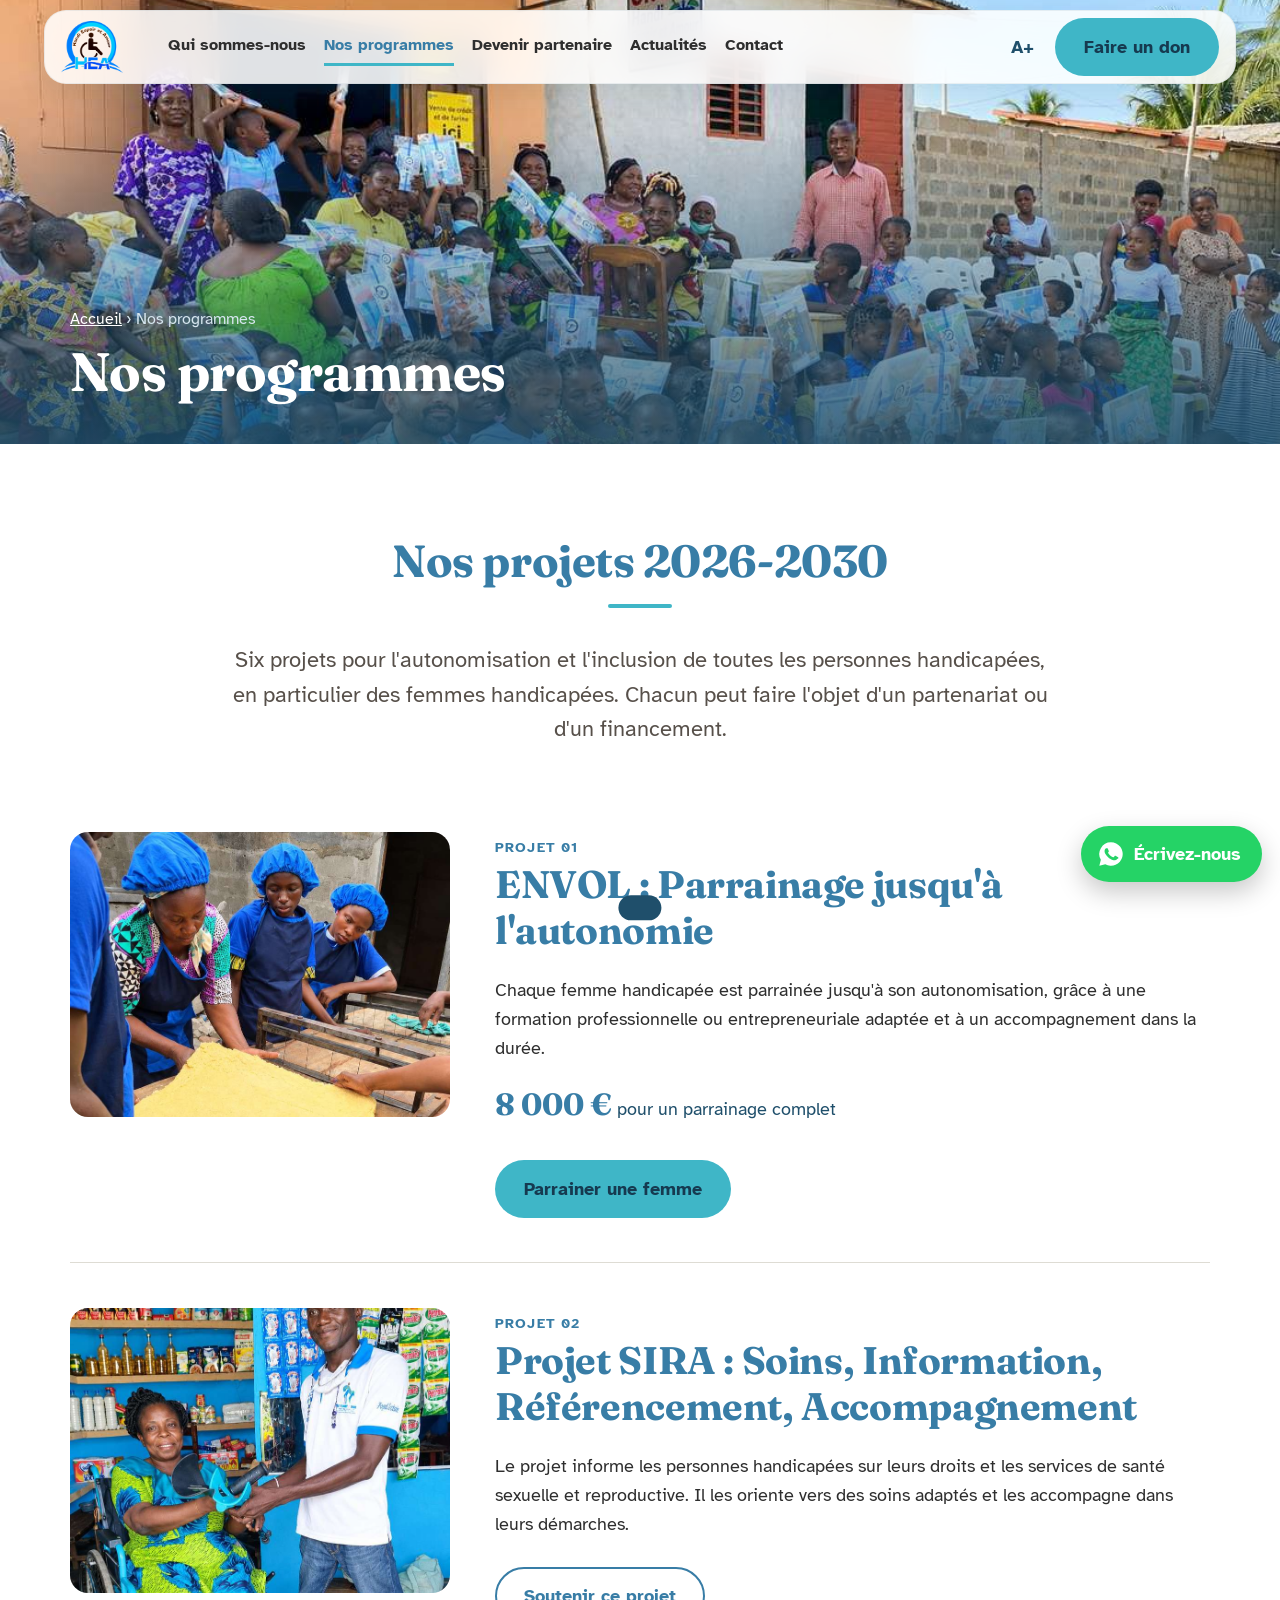
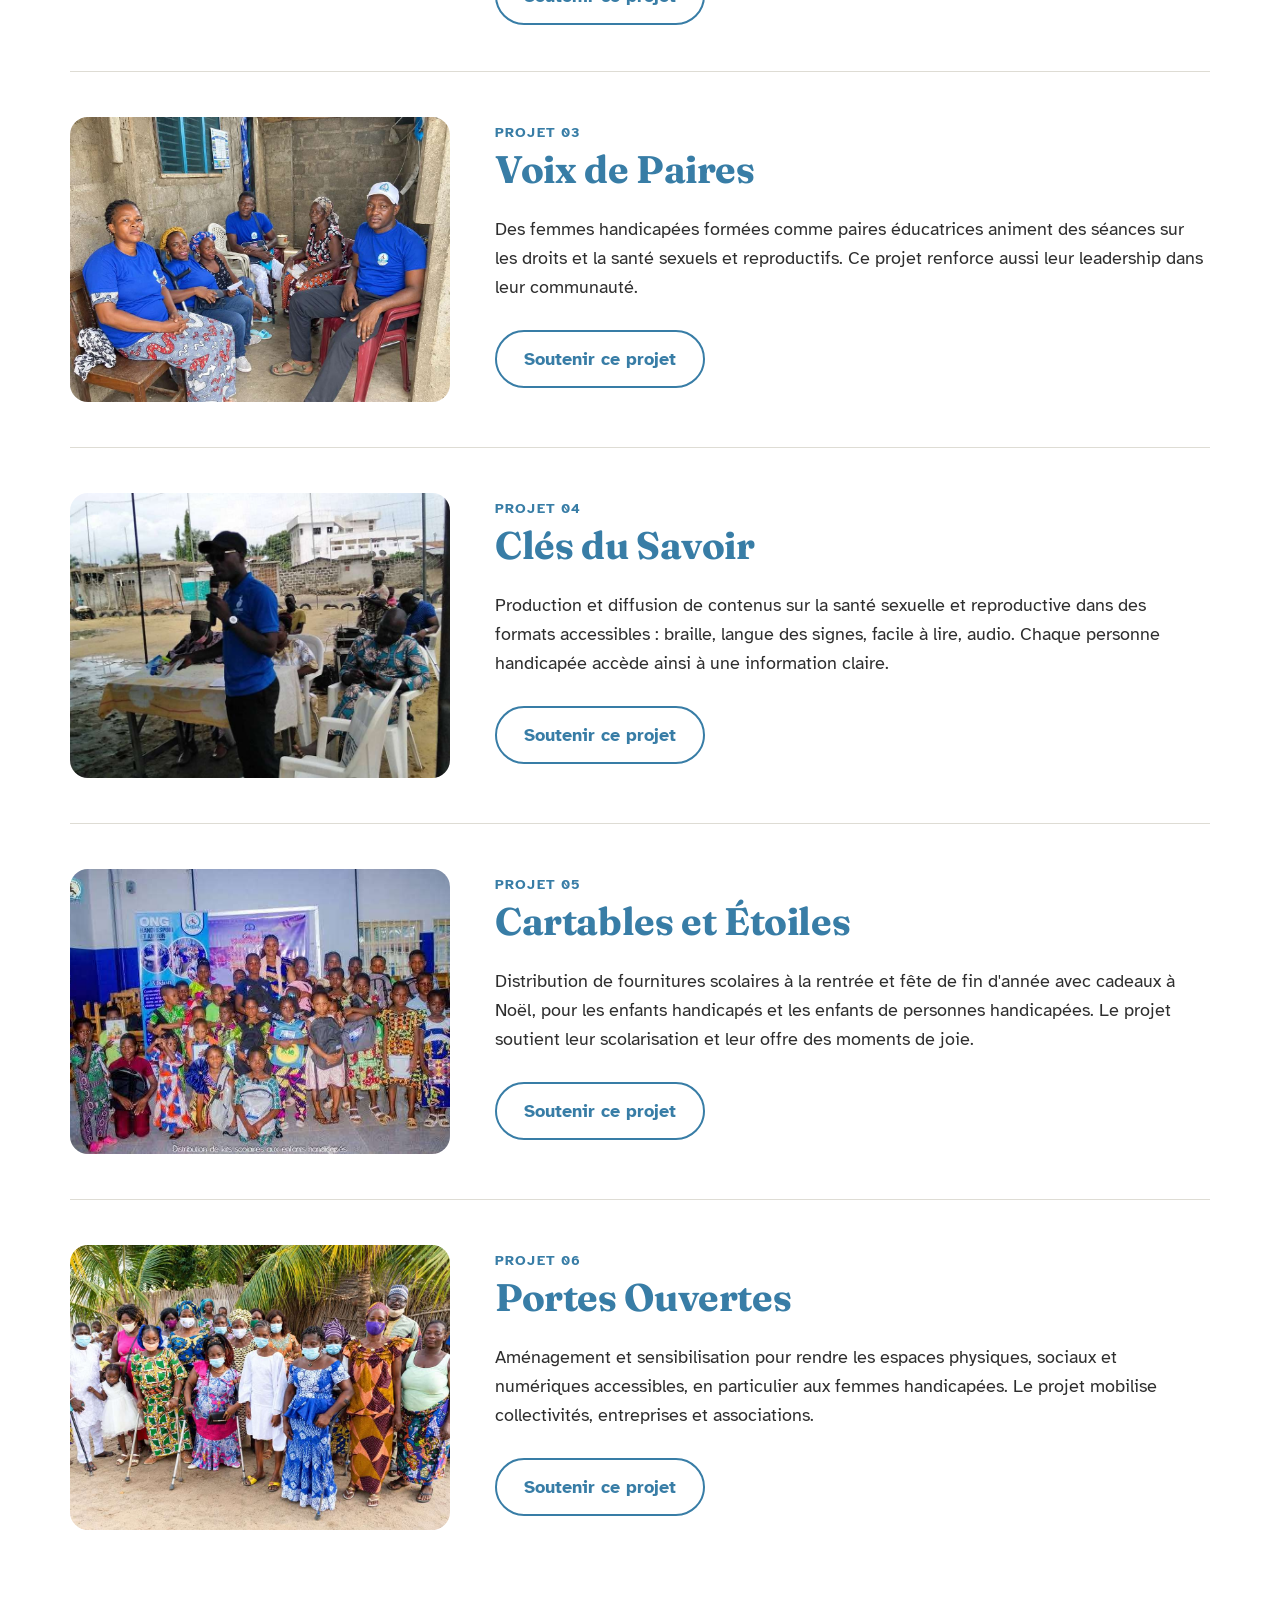
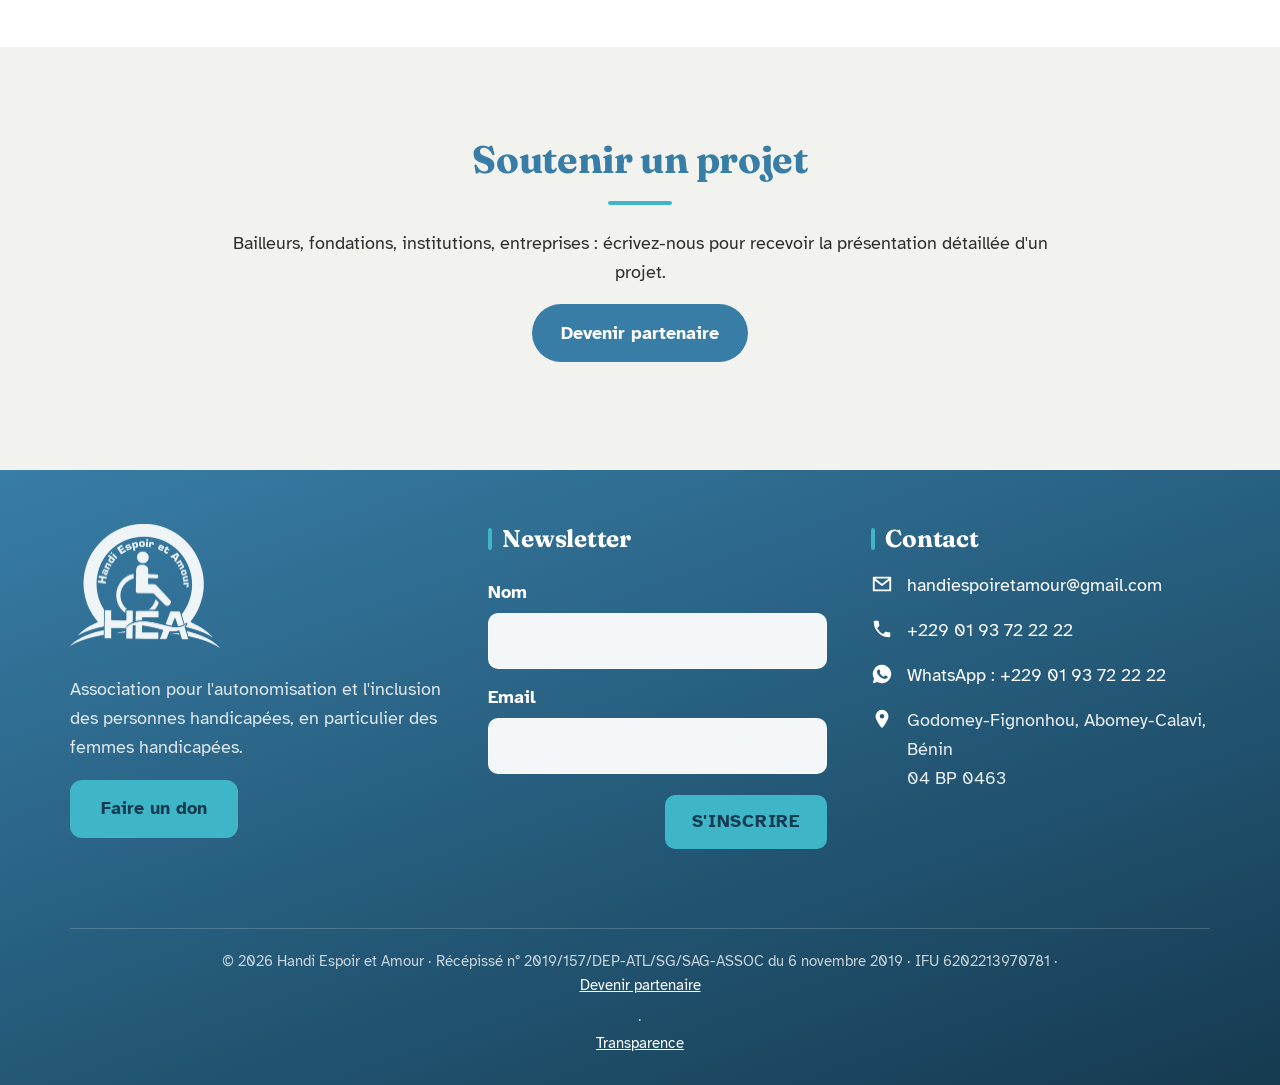
<file: programmes.html>
<!doctype html>
<html lang="fr">
<head>
<meta charset="utf-8">
<meta name="viewport" content="width=device-width, initial-scale=1">
<title>Nos programmes | Handi Espoir et Amour</title>
<meta name="description" content="Les six projets de l'association Handi Espoir et Amour : ENVOL, SIRA, Voix de Paires, Clés du Savoir, Cartables et Étoiles, Portes Ouvertes.">
<meta property="og:title" content="Nos programmes | Handi Espoir et Amour">
<meta property="og:description" content="Les six projets de l'association Handi Espoir et Amour : ENVOL, SIRA, Voix de Paires, Clés du Savoir, Cartables et Étoiles, Portes Ouvertes.">
<meta property="og:image" content="https://handiespoiretamour.org/images/accueil-groupe.jpg">
<meta property="og:url" content="https://handiespoiretamour.org/programmes.html">
<meta property="og:type" content="website">
<meta property="og:locale" content="fr_FR">
<link rel="canonical" href="https://handiespoiretamour.org/programmes.html">
<meta name="theme-color" content="#0a4fd6">
<link rel="icon" href="favicon.ico" sizes="48x48">
<link rel="icon" type="image/png" sizes="192x192" href="favicon-192.png">
<link rel="apple-touch-icon" href="apple-touch-icon.png">
<link rel="preconnect" href="https://fonts.googleapis.com">
<link rel="preconnect" href="https://fonts.gstatic.com" crossorigin>
<link href="https://fonts.googleapis.com/css2?family=Atkinson+Hyperlegible:ital,wght@0,400;0,700;1,400&family=Fraunces:ital,opsz,wght@0,9..144,500;0,9..144,700;1,9..144,500&display=swap" rel="stylesheet">
<link rel="stylesheet" href="hea.css?v=61">
</head>
<body class="page-programmes">
<a class="sauter" href="#contenu">Aller au contenu</a>

<header class="entete">
  <div class="entete__ligne">
    <a class="logo" href="index.html" aria-label="Handi Espoir et Amour, accueil">
      <img src="images/logo-hea-180.png" alt="" width="70" height="55">
    </a>
    <nav class="nav-principale" aria-label="Navigation principale">
      <a href="qui-sommes-nous.html" data-page="qui">Qui sommes-nous</a>
      <a href="programmes.html" data-page="programmes">Nos programmes</a>
      <a href="partenaires.html" data-page="partenaires">Devenir partenaire</a>
      <a href="actualites.html" data-page="actualites">Actualités</a>
      <a href="contact.html" data-page="contact">Contact</a>
    </nav>
    <div class="entete__outils">
      <button class="outil outil--texte" data-taille aria-pressed="false" aria-label="Taille du texte : normale. Passer en taille grande" title="Agrandir le texte">A+</button>
      <a class="bouton bouton--don entete__don" href="donner.html">Faire un don</a>
      <button class="outil burger" aria-expanded="false" aria-controls="tiroir" aria-label="Ouvrir le menu">
        <svg viewBox="0 0 24 24" aria-hidden="true"><path d="M3 6h18M3 12h18M3 18h18" stroke="currentColor" stroke-width="2.2" stroke-linecap="round"/></svg>
      </button>
    </div>
  </div>
  <div id="tiroir" class="tiroir" hidden>
    <nav aria-label="Menu complet">
      <a href="index.html">Accueil</a>
      <a href="qui-sommes-nous.html">Qui sommes-nous</a>
      <a href="programmes.html">Nos programmes</a>
      <a href="partenaires.html">Devenir partenaire</a>
      <a href="actualites.html">Actualités</a>
      <a href="transparence.html">Transparence</a>
      <a href="donner.html">Faire un don</a>
      <a href="contact.html">Contact et bénévolat</a>
    </nav>
  </div>
</header>

<main id="contenu">
<section class="bandeau-page">
  <img src="images/kits-siege.jpg" alt="Enfants et parents tenant des kits scolaires devant le siège de l'ONG">
  <div class="conteneur">
    <p class="fil"><a href="index.html">Accueil</a> › Nos programmes</p>
    <h1>Nos programmes</h1>
  </div>
</section>

<section class="section" style="padding-bottom:1rem" id="priorites">
  <div class="etroit">
    <h2 class="titre-page">Nos projets 2026-2030</h2>
    <p class="intro">Six projets pour l'autonomisation et l'inclusion de toutes les personnes handicapées, en particulier des femmes handicapées. Chacun peut faire l'objet d'un partenariat ou d'un financement.</p>
  </div>
</section>

<section class="conteneur" style="padding-bottom:4rem">
  <article class="programme projet" id="envol">
    <img src="images/atelier-formation.jpg" alt="Des femmes en tablier bleu se forment ensemble à la transformation agroalimentaire" loading="lazy">
    <div>
      <span class="carte__etiquette">Projet 01</span>
      <h2>ENVOL : Parrainage jusqu'à l'autonomie</h2>
      <p>Chaque femme handicapée est parrainée jusqu'à son autonomisation, grâce à une formation professionnelle ou entrepreneuriale adaptée et à un accompagnement dans la durée.</p>
      <p class="projet__budget"><strong>8 000 €</strong> pour un parrainage complet</p>
      <a class="bouton bouton--don" href="partenaires.html#contact-partenaire">Parrainer une femme</a>
    </div>
  </article>
  <article class="programme projet" id="sira">
    <img src="images/mobilite-bequilles.jpg" alt="Une membre de l'ONG accompagne une femme en fauteuil roulant" loading="lazy">
    <div>
      <span class="carte__etiquette">Projet 02</span>
      <h2>Projet SIRA : Soins, Information, Référencement, Accompagnement</h2>
      <p>Le projet informe les personnes handicapées sur leurs droits et les services de santé sexuelle et reproductive. Il les oriente vers des soins adaptés et les accompagne dans leurs démarches.</p>
      <a class="bouton bouton--contour" href="partenaires.html#contact-partenaire">Soutenir ce projet</a>
    </div>
  </article>
  <article class="programme projet" id="voix-de-paires">
    <img src="images/equipe-visite.jpg" alt="Des membres de HEA en réunion avec des femmes du quartier" loading="lazy">
    <div>
      <span class="carte__etiquette">Projet 03</span>
      <h2>Voix de Paires</h2>
      <p>Des femmes handicapées formées comme paires éducatrices animent des séances sur les droits et la santé sexuels et reproductifs. Ce projet renforce aussi leur leadership dans leur communauté.</p>
      <a class="bouton bouton--contour" href="partenaires.html#contact-partenaire">Soutenir ce projet</a>
    </div>
  </article>
  <article class="programme projet" id="cles-du-savoir">
    <img src="images/causerie.jpg" alt="Un animateur de l'ONG prend la parole au micro lors d'une séance d'information" loading="lazy">
    <div>
      <span class="carte__etiquette">Projet 04</span>
      <h2>Clés du Savoir</h2>
      <p>Production et diffusion de contenus sur la santé sexuelle et reproductive dans des formats accessibles : braille, langue des signes, facile à lire, audio. Chaque personne handicapée accède ainsi à une information claire.</p>
      <a class="bouton bouton--contour" href="partenaires.html#contact-partenaire">Soutenir ce projet</a>
    </div>
  </article>
  <article class="programme projet" id="cartables-et-etoiles">
    <img src="images/kits-enfants.jpg" alt="Des enfants posent avec leurs nouveaux sacs à dos devant les banderoles de HEA" loading="lazy">
    <div>
      <span class="carte__etiquette">Projet 05</span>
      <h2>Cartables et Étoiles</h2>
      <p>Distribution de fournitures scolaires à la rentrée et fête de fin d'année avec cadeaux à Noël, pour les enfants handicapés et les enfants de personnes handicapées. Le projet soutient leur scolarisation et leur offre des moments de joie.</p>
      <a class="bouton bouton--contour" href="partenaires.html#contact-partenaire">Soutenir ce projet</a>
    </div>
  </article>
  <article class="programme projet" id="portes-ouvertes">
    <img src="images/rencontre-femmes.jpg" alt="Membres de l'ONG, plusieurs avec des béquilles, réunies sous les palmiers" loading="lazy">
    <div>
      <span class="carte__etiquette">Projet 06</span>
      <h2>Portes Ouvertes</h2>
      <p>Aménagement et sensibilisation pour rendre les espaces physiques, sociaux et numériques accessibles, en particulier aux femmes handicapées. Le projet mobilise collectivités, entreprises et associations.</p>
      <a class="bouton bouton--contour" href="partenaires.html#contact-partenaire">Soutenir ce projet</a>
    </div>
  </article>
</section>

<section class="section section--gris">
  <div class="etroit centre">
    <h2>Soutenir un projet</h2>
    <p>Bailleurs, fondations, institutions, entreprises : écrivez-nous pour recevoir la présentation détaillée d'un projet.</p>
    <p><a class="bouton bouton--bleu" href="partenaires.html">Devenir partenaire</a></p>
  </div>
</section>
</main>

<footer class="pied">
  <div class="conteneur pied__grille">
    <div class="pied__marque">
      <a href="index.html" aria-label="Handi Espoir et Amour, accueil"><img class="pied__logo" src="images/logo-hea-blanc.png" alt="Handi Espoir et Amour (HEA)" width="150" height="117"></a>
      <p>Association pour l'autonomisation et l'inclusion des personnes handicapées, en particulier des femmes handicapées.</p>
      <a class="bouton pied__don" href="donner.html">Faire un don</a>
    </div>

    <div class="pied__bloc">
      <h2 class="pied__titre">Newsletter</h2>
      <form class="newsletter" novalidate>
        <label for="nl-nom">Nom</label>
        <input id="nl-nom" name="nom" type="text" autocomplete="name" required>
        <label for="nl-email">Email</label>
        <input id="nl-email" name="email" type="email" autocomplete="email" required>
        <button type="submit" class="newsletter__bouton">S'inscrire</button>
        <p class="newsletter__message" role="status" aria-live="polite"></p>
      </form>
    </div>

    <div class="pied__bloc">
      <h2 class="pied__titre">Contact</h2>
      <ul class="pied__contact">
        <li><svg viewBox="0 0 24 24" aria-hidden="true"><path d="M3 5h18v14H3z M3 6l9 7 9-7" fill="none" stroke="currentColor" stroke-width="2" stroke-linejoin="round"/></svg><a href="mailto:handiespoiretamour@gmail.com">handiespoiretamour@gmail.com</a></li>
        <li><svg viewBox="0 0 24 24" aria-hidden="true"><path d="M6.6 10.8a15.1 15.1 0 0 0 6.6 6.6l2.2-2.2c.3-.3.7-.4 1-.2 1.1.4 2.3.6 3.6.6.6 0 1 .4 1 1V20c0 .6-.4 1-1 1A17 17 0 0 1 3 4c0-.6.4-1 1-1h3.5c.6 0 1 .4 1 1 0 1.3.2 2.5.6 3.6.1.3 0 .7-.2 1z" fill="currentColor"/></svg><a href="tel:+2290193722222">+229 01 93 72 22 22</a></li>
        <li><svg viewBox="0 0 24 24" aria-hidden="true"><path d="M12 2a10 10 0 0 0-8.7 15l-1.3 5 5.1-1.3A10 10 0 1 0 12 2zm5.4 14.1c-.2.6-1.3 1.2-1.8 1.3-.5 0-1 .2-3.3-.7-2.8-1.1-4.6-4-4.7-4.2-.1-.2-1.1-1.5-1.1-2.9s.7-2 1-2.3c.2-.3.5-.3.7-.3h.5c.2 0 .4 0 .6.5l.8 1.9c.1.2.1.4 0 .5l-.4.6c-.2.2-.3.4-.1.7.2.3.8 1.3 1.7 2.1 1.2 1 2.1 1.3 2.4 1.5.3.1.5.1.6-.1l.9-1c.2-.3.4-.2.7-.1l1.8.9c.3.1.5.2.5.3.1.2.1.7-.1 1.3z" fill="currentColor"/></svg><a href="https://wa.me/2290193722222" rel="noopener">WhatsApp : +229 01 93 72 22 22</a></li>
        <li><svg viewBox="0 0 24 24" aria-hidden="true"><path d="M12 2a7 7 0 0 0-7 7c0 5.2 7 13 7 13s7-7.8 7-13a7 7 0 0 0-7-7zm0 9.5A2.5 2.5 0 1 1 12 6.5a2.5 2.5 0 0 1 0 5z" fill="currentColor"/></svg><span>Godomey-Fignonhou, Abomey-Calavi, Bénin<br>04 BP 0463</span></li>
      </ul>
    </div>
  </div>
  <div class="conteneur pied__bas">© <span class="annee">2026</span> Handi Espoir et Amour · Récépissé n° 2019/157/DEP-ATL/SG/SAG-ASSOC du 6 novembre 2019 · IFU 6202213970781 · <a href="partenaires.html">Devenir partenaire</a> · <a href="transparence.html">Transparence</a></div>
</footer>

<div class="toast" role="status" aria-live="polite"></div>
<a class="whatsapp-flottant" href="https://wa.me/2290193722222?text=Bonjour%20HEA%2C%20" target="_blank" rel="noopener" aria-label="Nous écrire sur WhatsApp au +229 01 93 72 22 22">
  <svg viewBox="0 0 24 24" aria-hidden="true"><path d="M12 2a10 10 0 0 0-8.7 15l-1.3 5 5.1-1.3A10 10 0 1 0 12 2zm5.4 14.1c-.2.6-1.3 1.2-1.8 1.3-.5 0-1 .2-3.3-.7-2.8-1.1-4.6-4-4.7-4.2-.1-.2-1.1-1.5-1.1-2.9s.7-2 1-2.3c.2-.3.5-.3.7-.3h.5c.2 0 .4 0 .6.5l.8 1.9c.1.2.1.4 0 .5l-.4.6c-.2.2-.3.4-.1.7.2.3.8 1.3 1.7 2.1 1.2 1 2.1 1.3 2.4 1.5.3.1.5.1.6-.1l.9-1c.2-.3.4-.2.7-.1l1.8.9c.3.1.5.2.5.3.1.2.1.7-.1 1.3z" fill="currentColor"/></svg>
  <span>Écrivez-nous</span>
</a>
<script src="hea.js?v=19"></script>
</body>
</html>
</file>
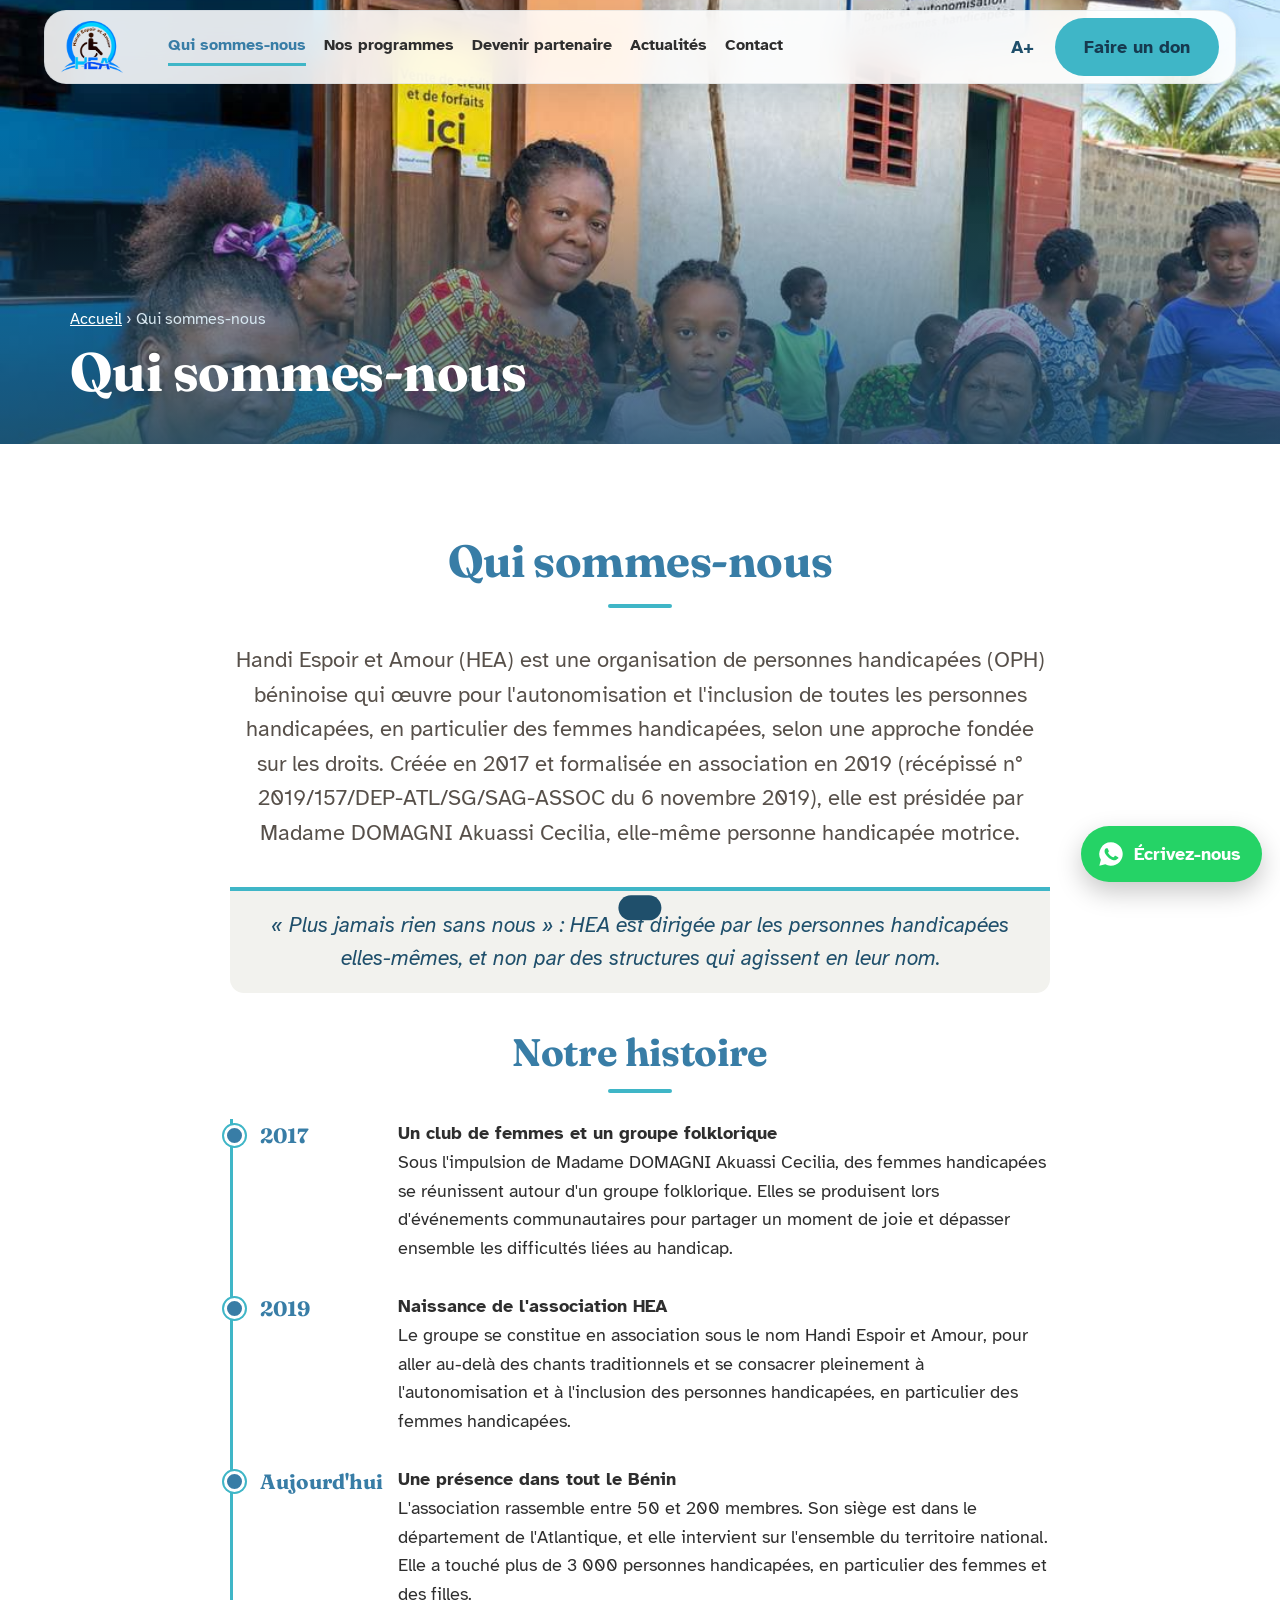
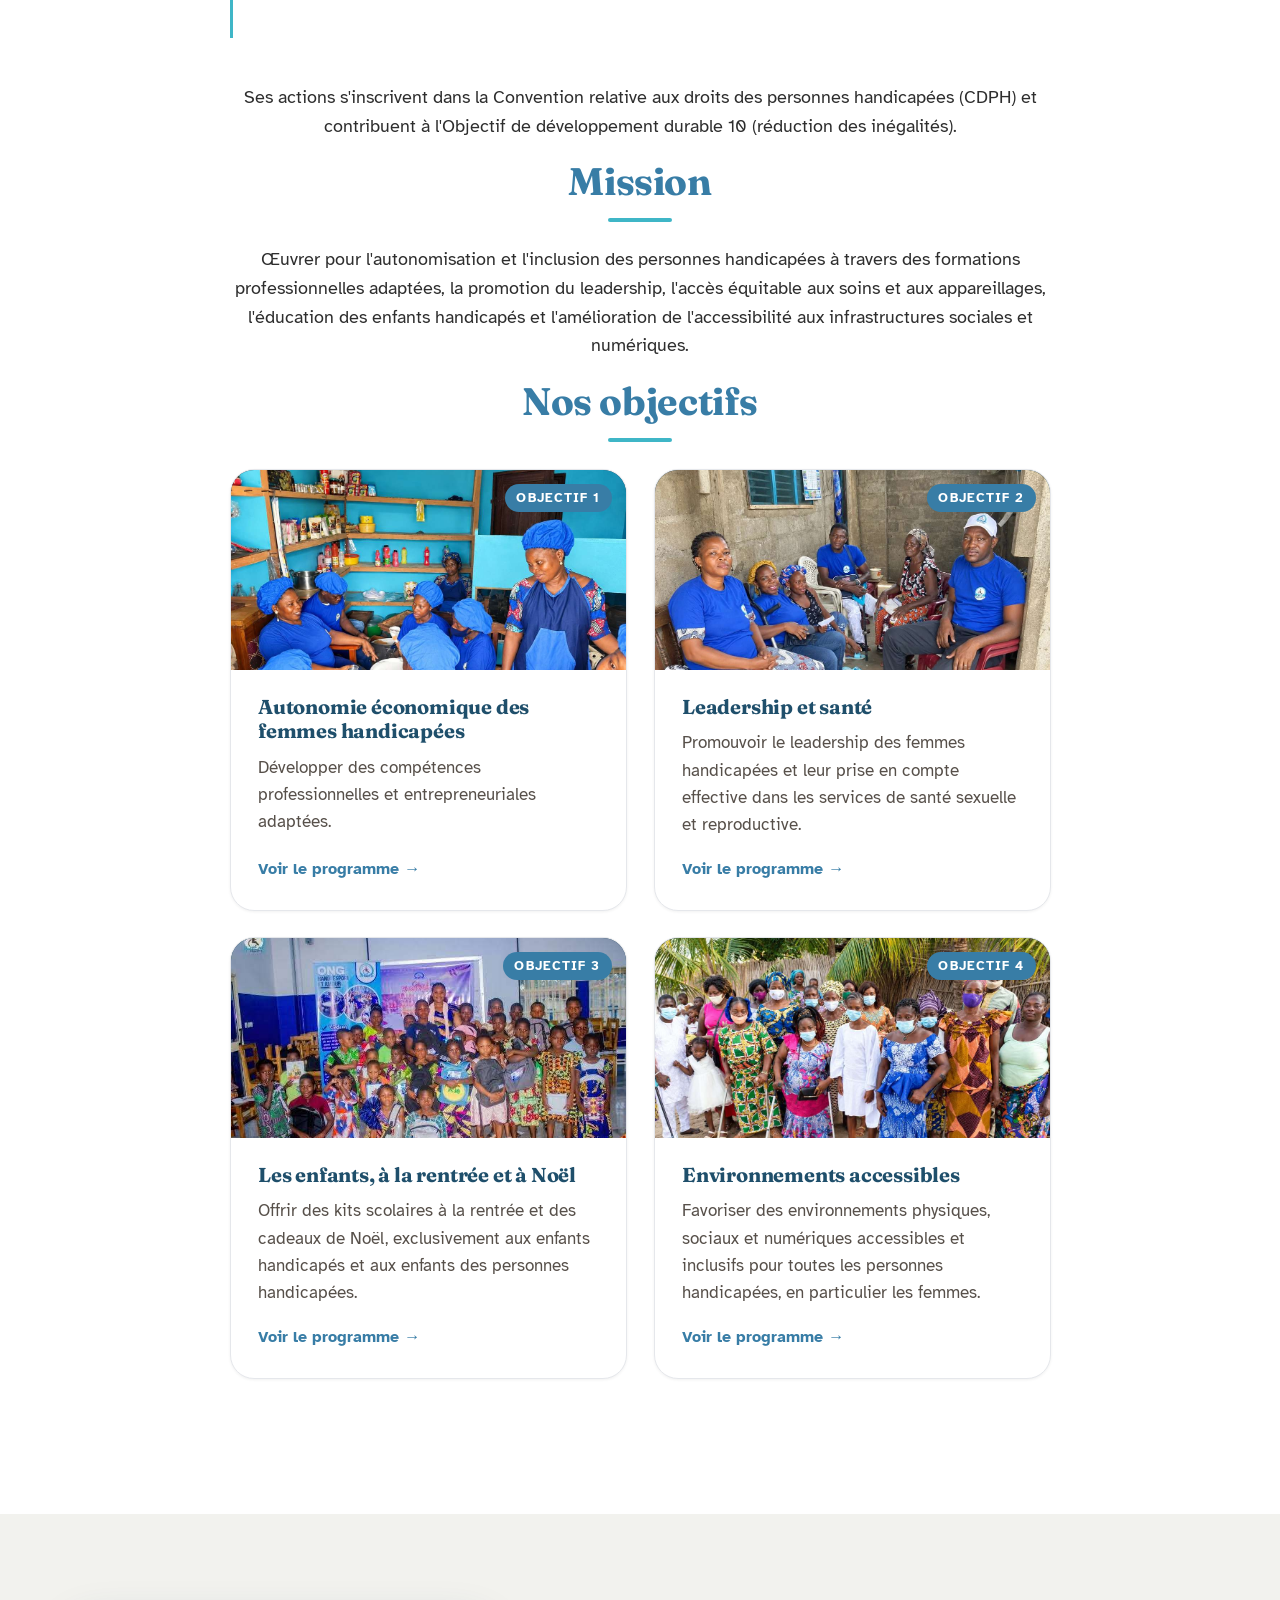
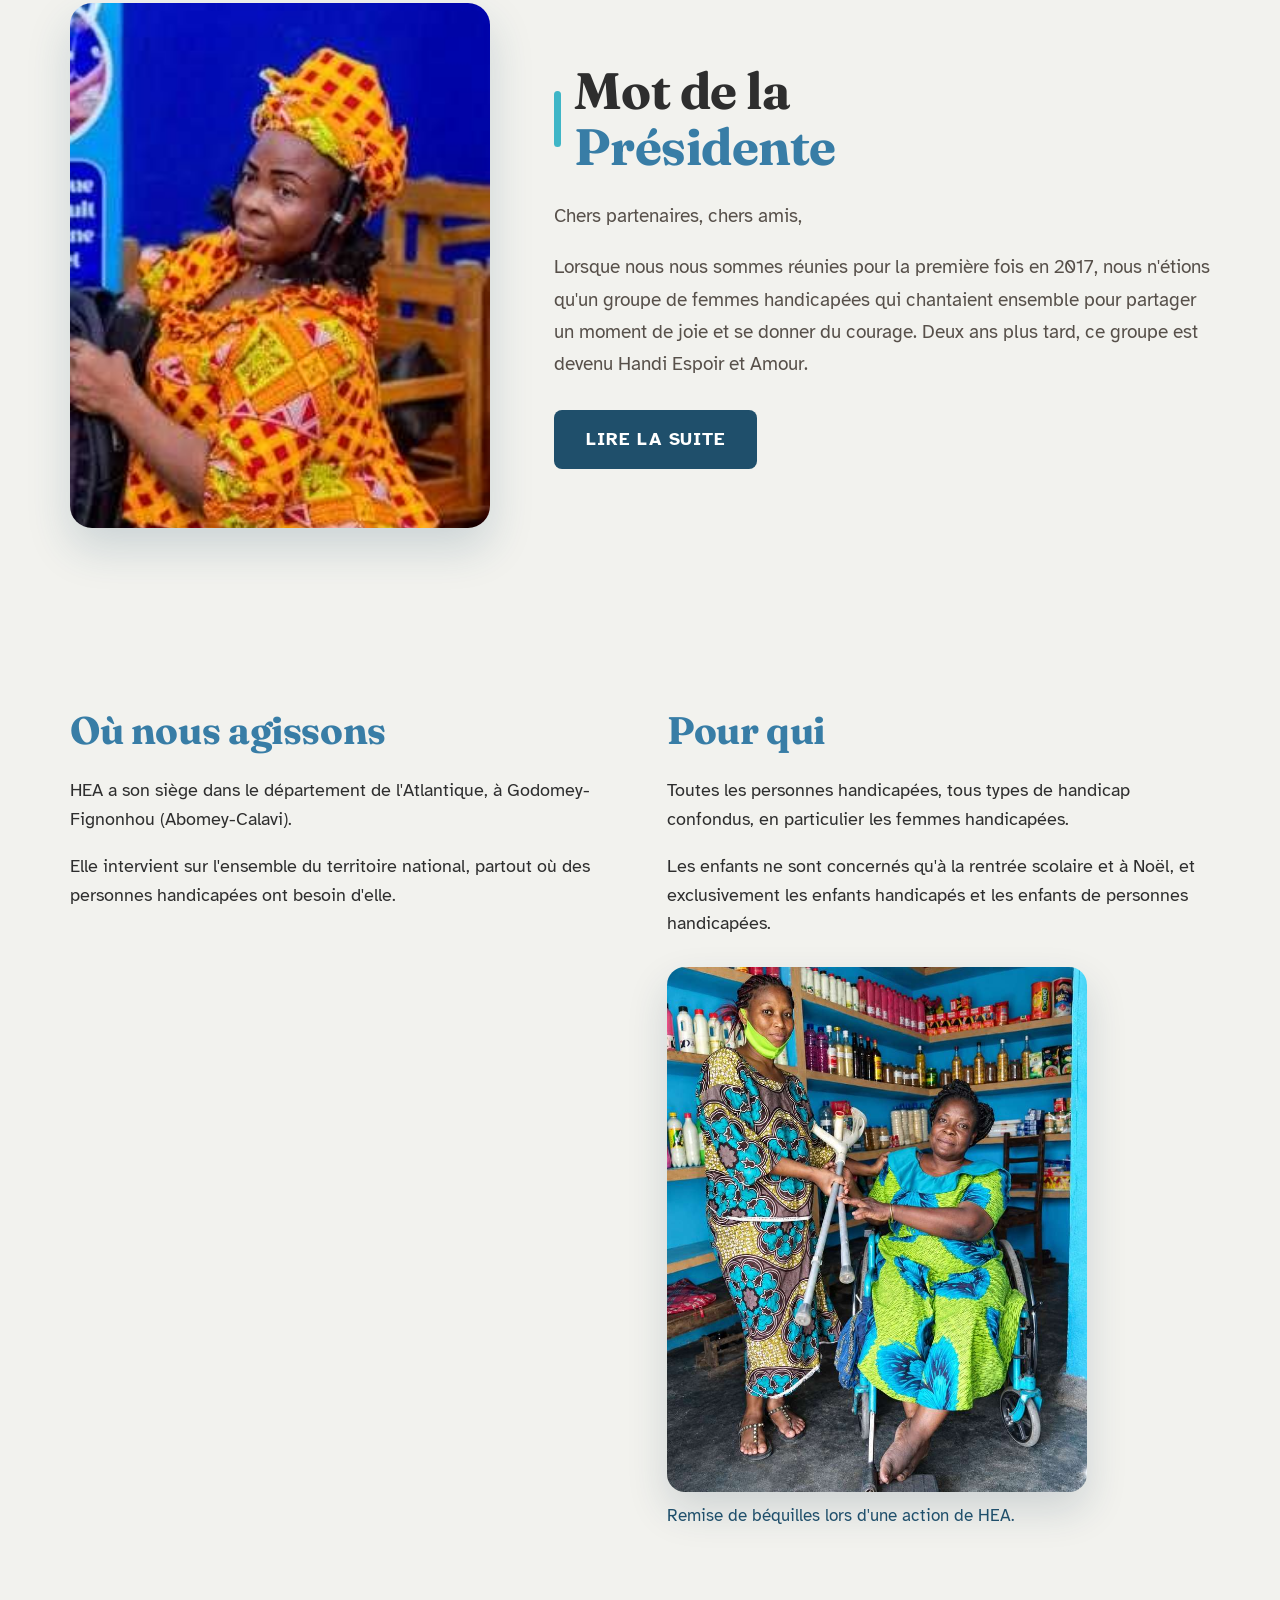
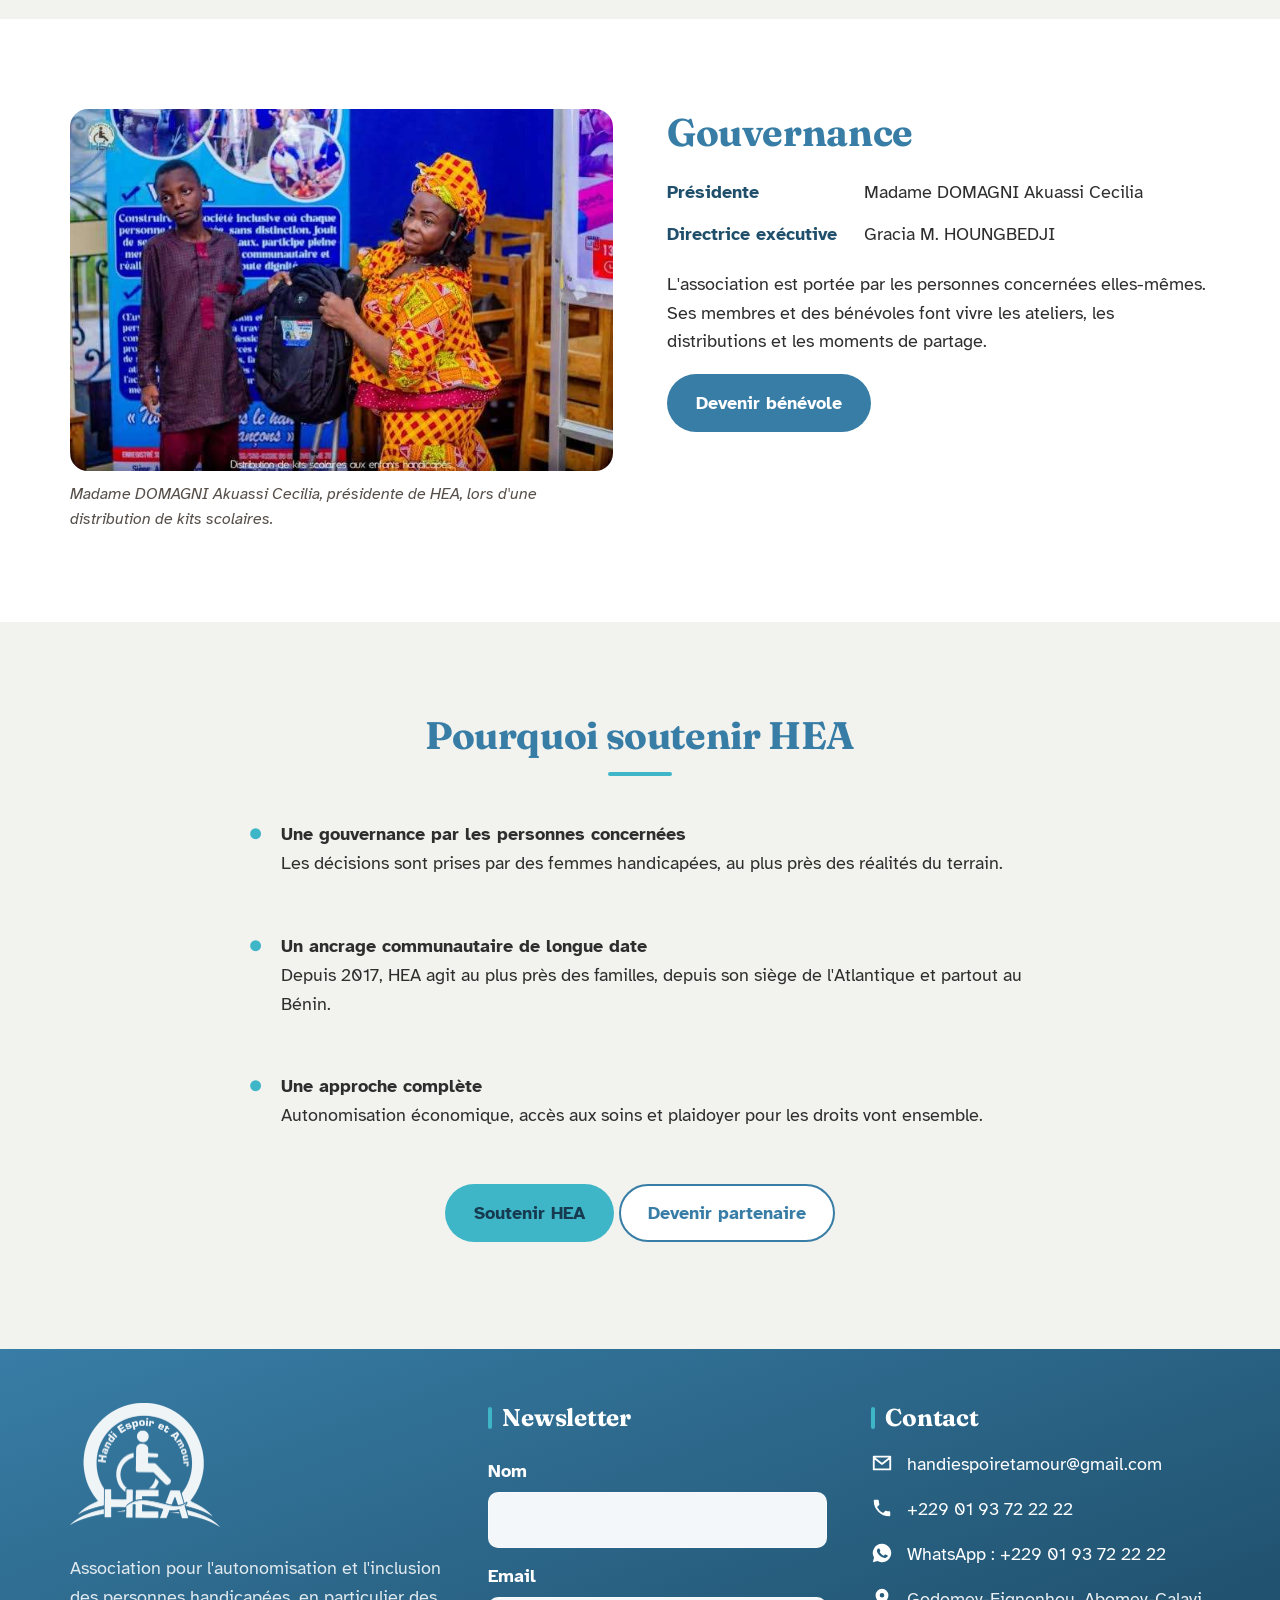
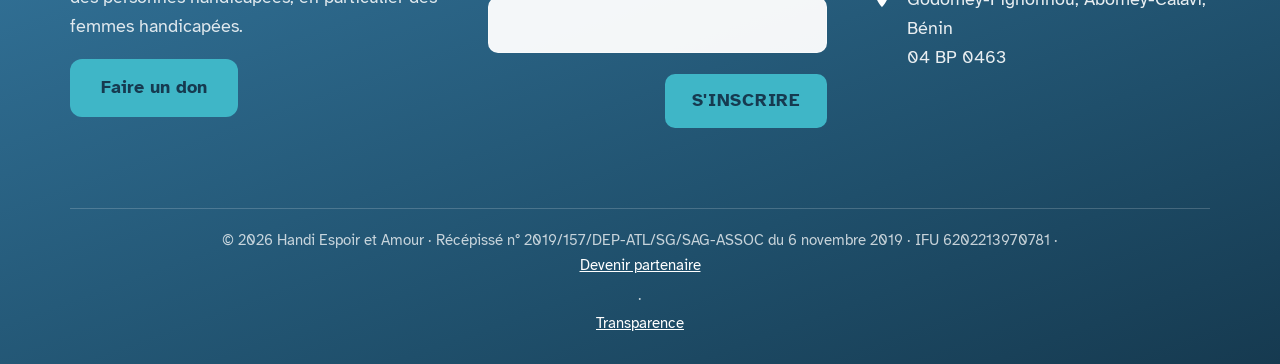
<file: qui-sommes-nous.html>
<!doctype html>
<html lang="fr">
<head>
<meta charset="utf-8">
<meta name="viewport" content="width=device-width, initial-scale=1">
<title>Qui sommes-nous | Handi Espoir et Amour</title>
<meta name="description" content="Handi Espoir et Amour (HEA), association béninoise pour l'autonomisation et l'inclusion des personnes handicapées, en particulier des femmes handicapées, créée en 2017.">
<meta property="og:title" content="Qui sommes-nous | Handi Espoir et Amour">
<meta property="og:description" content="Handi Espoir et Amour (HEA), association béninoise pour l'autonomisation et l'inclusion des personnes handicapées, en particulier des femmes handicapées, créée en 2017.">
<meta property="og:image" content="https://handiespoiretamour.org/images/accueil-groupe.jpg">
<meta property="og:url" content="https://handiespoiretamour.org/qui-sommes-nous.html">
<meta property="og:type" content="website">
<meta property="og:locale" content="fr_FR">
<link rel="canonical" href="https://handiespoiretamour.org/qui-sommes-nous.html">
<meta name="theme-color" content="#0a4fd6">
<link rel="icon" href="favicon.ico" sizes="48x48">
<link rel="icon" type="image/png" sizes="192x192" href="favicon-192.png">
<link rel="apple-touch-icon" href="apple-touch-icon.png">
<link rel="preconnect" href="https://fonts.googleapis.com">
<link rel="preconnect" href="https://fonts.gstatic.com" crossorigin>
<link href="https://fonts.googleapis.com/css2?family=Atkinson+Hyperlegible:ital,wght@0,400;0,700;1,400&family=Fraunces:ital,opsz,wght@0,9..144,500;0,9..144,700;1,9..144,500&display=swap" rel="stylesheet">
<link rel="stylesheet" href="hea.css?v=61">
</head>
<body class="page-qui">
<a class="sauter" href="#contenu">Aller au contenu</a>

<header class="entete">
  <div class="entete__ligne">
    <a class="logo" href="index.html" aria-label="Handi Espoir et Amour, accueil">
      <img src="images/logo-hea-180.png" alt="" width="70" height="55">
    </a>
    <nav class="nav-principale" aria-label="Navigation principale">
      <a href="qui-sommes-nous.html" data-page="qui">Qui sommes-nous</a>
      <a href="programmes.html" data-page="programmes">Nos programmes</a>
      <a href="partenaires.html" data-page="partenaires">Devenir partenaire</a>
      <a href="actualites.html" data-page="actualites">Actualités</a>
      <a href="contact.html" data-page="contact">Contact</a>
    </nav>
    <div class="entete__outils">
      <button class="outil outil--texte" data-taille aria-pressed="false" aria-label="Taille du texte : normale. Passer en taille grande" title="Agrandir le texte">A+</button>
      <a class="bouton bouton--don entete__don" href="donner.html">Faire un don</a>
      <button class="outil burger" aria-expanded="false" aria-controls="tiroir" aria-label="Ouvrir le menu">
        <svg viewBox="0 0 24 24" aria-hidden="true"><path d="M3 6h18M3 12h18M3 18h18" stroke="currentColor" stroke-width="2.2" stroke-linecap="round"/></svg>
      </button>
    </div>
  </div>
  <div id="tiroir" class="tiroir" hidden>
    <nav aria-label="Menu complet">
      <a href="index.html">Accueil</a>
      <a href="qui-sommes-nous.html">Qui sommes-nous</a>
      <a href="programmes.html">Nos programmes</a>
      <a href="partenaires.html">Devenir partenaire</a>
      <a href="actualites.html">Actualités</a>
      <a href="transparence.html">Transparence</a>
      <a href="donner.html">Faire un don</a>
      <a href="contact.html">Contact et bénévolat</a>
    </nav>
  </div>
</header>

<main id="contenu">
<section class="bandeau-page">
  <img src="images/distribution-ong.jpg" alt="Membres et familles réunis devant le siège de l'ONG">
  <div class="conteneur">
    <p class="fil"><a href="index.html">Accueil</a> › Qui sommes-nous</p>
    <h1>Qui sommes-nous</h1>
  </div>
</section>

<section class="section">
  <div class="etroit">
    <h2 class="titre-page">Qui sommes-nous</h2>
    <p class="intro">Handi Espoir et Amour (HEA) est une organisation de personnes handicapées (OPH) béninoise qui œuvre pour l'autonomisation et l'inclusion de toutes les personnes handicapées, en particulier des femmes handicapées, selon une approche fondée sur les droits. Créée en 2017 et formalisée en association en 2019 (récépissé n° 2019/157/DEP-ATL/SG/SAG-ASSOC du 6 novembre 2019), elle est présidée par Madame DOMAGNI Akuassi Cecilia, elle-même personne handicapée motrice.</p>
    <blockquote class="citation">« Plus jamais rien sans nous » : HEA est dirigée par les personnes handicapées elles-mêmes, et non par des structures qui agissent en leur nom.</blockquote>

    <h2>Notre histoire</h2>
    <div class="frise">
      <div class="frise__etape"><span class="frise__annee">2017</span><div><strong>Un club de femmes et un groupe folklorique</strong><br>Sous l'impulsion de Madame DOMAGNI Akuassi Cecilia, des femmes handicapées se réunissent autour d'un groupe folklorique. Elles se produisent lors d'événements communautaires pour partager un moment de joie et dépasser ensemble les difficultés liées au handicap.</div></div>
      <div class="frise__etape"><span class="frise__annee">2019</span><div><strong>Naissance de l'association HEA</strong><br>Le groupe se constitue en association sous le nom Handi Espoir et Amour, pour aller au-delà des chants traditionnels et se consacrer pleinement à l'autonomisation et à l'inclusion des personnes handicapées, en particulier des femmes handicapées.</div></div>
      <div class="frise__etape"><span class="frise__annee">Aujourd'hui</span><div><strong>Une présence dans tout le Bénin</strong><br>L'association rassemble entre 50 et 200 membres. Son siège est dans le département de l'Atlantique, et elle intervient sur l'ensemble du territoire national. Elle a touché plus de 3 000 personnes handicapées, en particulier des femmes et des filles.</div></div>
    </div>

    <p>Ses actions s'inscrivent dans la Convention relative aux droits des personnes handicapées (CDPH) et contribuent à l'Objectif de développement durable 10 (réduction des inégalités).</p>

    <h2>Mission</h2>
    <p>Œuvrer pour l'autonomisation et l'inclusion des personnes handicapées à travers des formations professionnelles adaptées, la promotion du leadership, l'accès équitable aux soins et aux appareillages, l'éducation des enfants handicapés et l'amélioration de l'accessibilité aux infrastructures sociales et numériques.</p>

    <h2>Nos objectifs</h2>
    <div class="obj-grille">
      <a class="obj-carte" href="programmes.html#envol">
        <div class="obj-carte__image">
          <img src="images/atelier-cuisine.jpg" alt="Les femmes de l'atelier préparent ensemble des produits" loading="lazy">
          <span class="obj-carte__pastille">Objectif 1</span>
          <span class="obj-carte__survol"><span>Voir le programme</span></span>
        </div>
        <div class="obj-carte__corps">
          <h3>Autonomie économique des femmes handicapées</h3>
          <p>Développer des compétences professionnelles et entrepreneuriales adaptées.</p>
          <span class="obj-carte__lien">Voir le programme →</span>
        </div>
      </a>
      <a class="obj-carte" href="programmes.html#voix-de-paires">
        <div class="obj-carte__image">
          <img src="images/equipe-visite.jpg" alt="L'équipe HEA en réunion avec des femmes du quartier" loading="lazy">
          <span class="obj-carte__pastille">Objectif 2</span>
          <span class="obj-carte__survol"><span>Voir le programme</span></span>
        </div>
        <div class="obj-carte__corps">
          <h3>Leadership et santé</h3>
          <p>Promouvoir le leadership des femmes handicapées et leur prise en compte effective dans les services de santé sexuelle et reproductive.</p>
          <span class="obj-carte__lien">Voir le programme →</span>
        </div>
      </a>
      <a class="obj-carte" href="programmes.html#cartables-et-etoiles">
        <div class="obj-carte__image">
          <img src="images/kits-enfants.jpg" alt="Les enfants posent avec leurs nouveaux sacs à dos" loading="lazy">
          <span class="obj-carte__pastille">Objectif 3</span>
          <span class="obj-carte__survol"><span>Voir le programme</span></span>
        </div>
        <div class="obj-carte__corps">
          <h3>Les enfants, à la rentrée et à Noël</h3>
          <p>Offrir des kits scolaires à la rentrée et des cadeaux de Noël, exclusivement aux enfants handicapés et aux enfants des personnes handicapées.</p>
          <span class="obj-carte__lien">Voir le programme →</span>
        </div>
      </a>
      <a class="obj-carte" href="programmes.html#portes-ouvertes">
        <div class="obj-carte__image">
          <img src="images/rencontre-femmes.jpg" alt="Membres de l'ONG, plusieurs avec des béquilles, réunies sous les palmiers" loading="lazy">
          <span class="obj-carte__pastille">Objectif 4</span>
          <span class="obj-carte__survol"><span>Voir le programme</span></span>
        </div>
        <div class="obj-carte__corps">
          <h3>Environnements accessibles</h3>
          <p>Favoriser des environnements physiques, sociaux et numériques accessibles et inclusifs pour toutes les personnes handicapées, en particulier les femmes.</p>
          <span class="obj-carte__lien">Voir le programme →</span>
        </div>
      </a>
    </div>
  </div>
</section>

<section class="mot-presidente" aria-labelledby="mot-titre">
  <div class="conteneur mot-presidente__grille">
    <figure class="mot-presidente__photo">
      <img src="images/presidente-portrait.jpg" alt="Madame DOMAGNI Akuassi Cecilia, présidente de Handi Espoir et Amour" loading="lazy">
    </figure>
    <div class="mot-presidente__texte">
      <h2 id="mot-titre" class="mot-presidente__titre">Mot de la <span>Présidente</span></h2>
      <p>Chers partenaires, chers amis,</p>
      <p>Lorsque nous nous sommes réunies pour la première fois en 2017, nous n'étions qu'un groupe de femmes handicapées qui chantaient ensemble pour partager un moment de joie et se donner du courage. Deux ans plus tard, ce groupe est devenu Handi Espoir et Amour.</p>
      <div class="mot-presidente__suite" id="mot-suite" hidden>
        <p>Depuis, nous avons appris une chose essentielle : les personnes handicapées n'attendent pas que l'on parle à leur place. Elles veulent se former, travailler, se soigner, être informées et décider de leur avenir. C'est le sens de notre devise : « Plus jamais rien sans nous ».</p>
        <p>Chaque jour, nos membres apprennent un métier, accompagnent leurs pairs, défendent l'accès aux soins et à l'information, et préparent la rentrée de nos enfants. Plus de 3 000 personnes handicapées ont déjà été touchées.</p>
        <p>De 2026 à 2030, nous voulons aller plus loin : parrainer des femmes handicapées jusqu'à leur autonomie économique, développer le projet SIRA, rendre l'information en santé sexuelle et reproductive accessible et former des éducateurs pairs. Nous menons ce travail aux côtés du Gouvernement du Bénin et du Ministère de la Famille et de l'Action Sociale.</p>
        <p>Partenaires, bailleurs, bénévoles : je vous invite à découvrir nos actions et à nous rejoindre. Ensemble, construisons une société où chaque personne handicapée vit dans la dignité.</p>
        <p class="mot-presidente__signature">Avec engagement et espérance,<br><strong>Madame DOMAGNI Akuassi Cecilia</strong><br>Présidente, Handi Espoir et Amour</p>
      </div>
      <button class="mot-presidente__bouton" type="button" aria-expanded="false" aria-controls="mot-suite">Lire la suite</button>
    </div>
  </div>
</section>

<section class="section section--sable">
  <div class="conteneur deux">
    <div>
      <h2>Où nous agissons</h2>
      <p>HEA a son siège dans le département de l'Atlantique, à Godomey-Fignonhou (Abomey-Calavi).</p>
      <p>Elle intervient sur l'ensemble du territoire national, partout où des personnes handicapées ont besoin d'elle.</p>
    </div>
    <div>
      <h2>Pour qui</h2>
      <p>Toutes les personnes handicapées, tous types de handicap confondus, en particulier les femmes handicapées.</p>
      <p>Les enfants ne sont concernés qu'à la rentrée scolaire et à Noël, et exclusivement les enfants handicapés et les enfants de personnes handicapées.</p>
      <figure class="photo-portrait revele">
        <img src="images/mobilite-remise.jpg" alt="Une femme remet une paire de béquilles à une femme en fauteuil roulant" loading="lazy" width="1086" height="1448">
        <figcaption>Remise de béquilles lors d'une action de HEA.</figcaption>
      </figure>
    </div>
  </div>
</section>

<section class="section">
  <div class="conteneur deux">
    <figure class="photo-legende">
      <img src="images/kits-presidente.jpg" alt="Madame DOMAGNI Akuassi Cecilia, présidente de HEA, remet un sac à dos à un garçon" loading="lazy">
      <figcaption>Madame DOMAGNI Akuassi Cecilia, présidente de HEA, lors d'une distribution de kits scolaires.</figcaption>
    </figure>
    <div>
      <h2>Gouvernance</h2>
      <dl class="coordonnees">
        <dt>Présidente</dt>
        <dd>Madame DOMAGNI Akuassi Cecilia</dd>
        <dt>Directrice exécutive</dt>
        <dd>Gracia M. HOUNGBEDJI</dd>
      </dl>
      <p style="margin-top:1.2rem">L'association est portée par les personnes concernées elles-mêmes. Ses membres et des bénévoles font vivre les ateliers, les distributions et les moments de partage.</p>
      <a class="bouton bouton--bleu" href="contact.html#benevole">Devenir bénévole</a>
    </div>
  </div>
</section>

<section class="section section--sable">
  <div class="etroit">
    <h2>Pourquoi soutenir HEA</h2>
    <div class="usages">
      <div class="usage"><b>●</b><div><strong>Une gouvernance par les personnes concernées</strong><br>Les décisions sont prises par des femmes handicapées, au plus près des réalités du terrain.</div></div>
      <div class="usage"><b>●</b><div><strong>Un ancrage communautaire de longue date</strong><br>Depuis 2017, HEA agit au plus près des familles, depuis son siège de l'Atlantique et partout au Bénin.</div></div>
      <div class="usage"><b>●</b><div><strong>Une approche complète</strong><br>Autonomisation économique, accès aux soins et plaidoyer pour les droits vont ensemble.</div></div>
    </div>
    <p style="margin-top:2rem"><a class="bouton bouton--don" href="donner.html">Soutenir HEA</a> <a class="bouton bouton--contour" href="contact.html#partenaire">Devenir partenaire</a></p>
  </div>
</section>
</main>

<footer class="pied">
  <div class="conteneur pied__grille">
    <div class="pied__marque">
      <a href="index.html" aria-label="Handi Espoir et Amour, accueil"><img class="pied__logo" src="images/logo-hea-blanc.png" alt="Handi Espoir et Amour (HEA)" width="150" height="117"></a>
      <p>Association pour l'autonomisation et l'inclusion des personnes handicapées, en particulier des femmes handicapées.</p>
      <a class="bouton pied__don" href="donner.html">Faire un don</a>
    </div>

    <div class="pied__bloc">
      <h2 class="pied__titre">Newsletter</h2>
      <form class="newsletter" novalidate>
        <label for="nl-nom">Nom</label>
        <input id="nl-nom" name="nom" type="text" autocomplete="name" required>
        <label for="nl-email">Email</label>
        <input id="nl-email" name="email" type="email" autocomplete="email" required>
        <button type="submit" class="newsletter__bouton">S'inscrire</button>
        <p class="newsletter__message" role="status" aria-live="polite"></p>
      </form>
    </div>

    <div class="pied__bloc">
      <h2 class="pied__titre">Contact</h2>
      <ul class="pied__contact">
        <li><svg viewBox="0 0 24 24" aria-hidden="true"><path d="M3 5h18v14H3z M3 6l9 7 9-7" fill="none" stroke="currentColor" stroke-width="2" stroke-linejoin="round"/></svg><a href="mailto:handiespoiretamour@gmail.com">handiespoiretamour@gmail.com</a></li>
        <li><svg viewBox="0 0 24 24" aria-hidden="true"><path d="M6.6 10.8a15.1 15.1 0 0 0 6.6 6.6l2.2-2.2c.3-.3.7-.4 1-.2 1.1.4 2.3.6 3.6.6.6 0 1 .4 1 1V20c0 .6-.4 1-1 1A17 17 0 0 1 3 4c0-.6.4-1 1-1h3.5c.6 0 1 .4 1 1 0 1.3.2 2.5.6 3.6.1.3 0 .7-.2 1z" fill="currentColor"/></svg><a href="tel:+2290193722222">+229 01 93 72 22 22</a></li>
        <li><svg viewBox="0 0 24 24" aria-hidden="true"><path d="M12 2a10 10 0 0 0-8.7 15l-1.3 5 5.1-1.3A10 10 0 1 0 12 2zm5.4 14.1c-.2.6-1.3 1.2-1.8 1.3-.5 0-1 .2-3.3-.7-2.8-1.1-4.6-4-4.7-4.2-.1-.2-1.1-1.5-1.1-2.9s.7-2 1-2.3c.2-.3.5-.3.7-.3h.5c.2 0 .4 0 .6.5l.8 1.9c.1.2.1.4 0 .5l-.4.6c-.2.2-.3.4-.1.7.2.3.8 1.3 1.7 2.1 1.2 1 2.1 1.3 2.4 1.5.3.1.5.1.6-.1l.9-1c.2-.3.4-.2.7-.1l1.8.9c.3.1.5.2.5.3.1.2.1.7-.1 1.3z" fill="currentColor"/></svg><a href="https://wa.me/2290193722222" rel="noopener">WhatsApp : +229 01 93 72 22 22</a></li>
        <li><svg viewBox="0 0 24 24" aria-hidden="true"><path d="M12 2a7 7 0 0 0-7 7c0 5.2 7 13 7 13s7-7.8 7-13a7 7 0 0 0-7-7zm0 9.5A2.5 2.5 0 1 1 12 6.5a2.5 2.5 0 0 1 0 5z" fill="currentColor"/></svg><span>Godomey-Fignonhou, Abomey-Calavi, Bénin<br>04 BP 0463</span></li>
      </ul>
    </div>
  </div>
  <div class="conteneur pied__bas">© <span class="annee">2026</span> Handi Espoir et Amour · Récépissé n° 2019/157/DEP-ATL/SG/SAG-ASSOC du 6 novembre 2019 · IFU 6202213970781 · <a href="partenaires.html">Devenir partenaire</a> · <a href="transparence.html">Transparence</a></div>
</footer>

<div class="toast" role="status" aria-live="polite"></div>
<a class="whatsapp-flottant" href="https://wa.me/2290193722222?text=Bonjour%20HEA%2C%20" target="_blank" rel="noopener" aria-label="Nous écrire sur WhatsApp au +229 01 93 72 22 22">
  <svg viewBox="0 0 24 24" aria-hidden="true"><path d="M12 2a10 10 0 0 0-8.7 15l-1.3 5 5.1-1.3A10 10 0 1 0 12 2zm5.4 14.1c-.2.6-1.3 1.2-1.8 1.3-.5 0-1 .2-3.3-.7-2.8-1.1-4.6-4-4.7-4.2-.1-.2-1.1-1.5-1.1-2.9s.7-2 1-2.3c.2-.3.5-.3.7-.3h.5c.2 0 .4 0 .6.5l.8 1.9c.1.2.1.4 0 .5l-.4.6c-.2.2-.3.4-.1.7.2.3.8 1.3 1.7 2.1 1.2 1 2.1 1.3 2.4 1.5.3.1.5.1.6-.1l.9-1c.2-.3.4-.2.7-.1l1.8.9c.3.1.5.2.5.3.1.2.1.7-.1 1.3z" fill="currentColor"/></svg>
  <span>Écrivez-nous</span>
</a>
<script src="hea.js?v=19"></script>
</body>
</html>
</file>
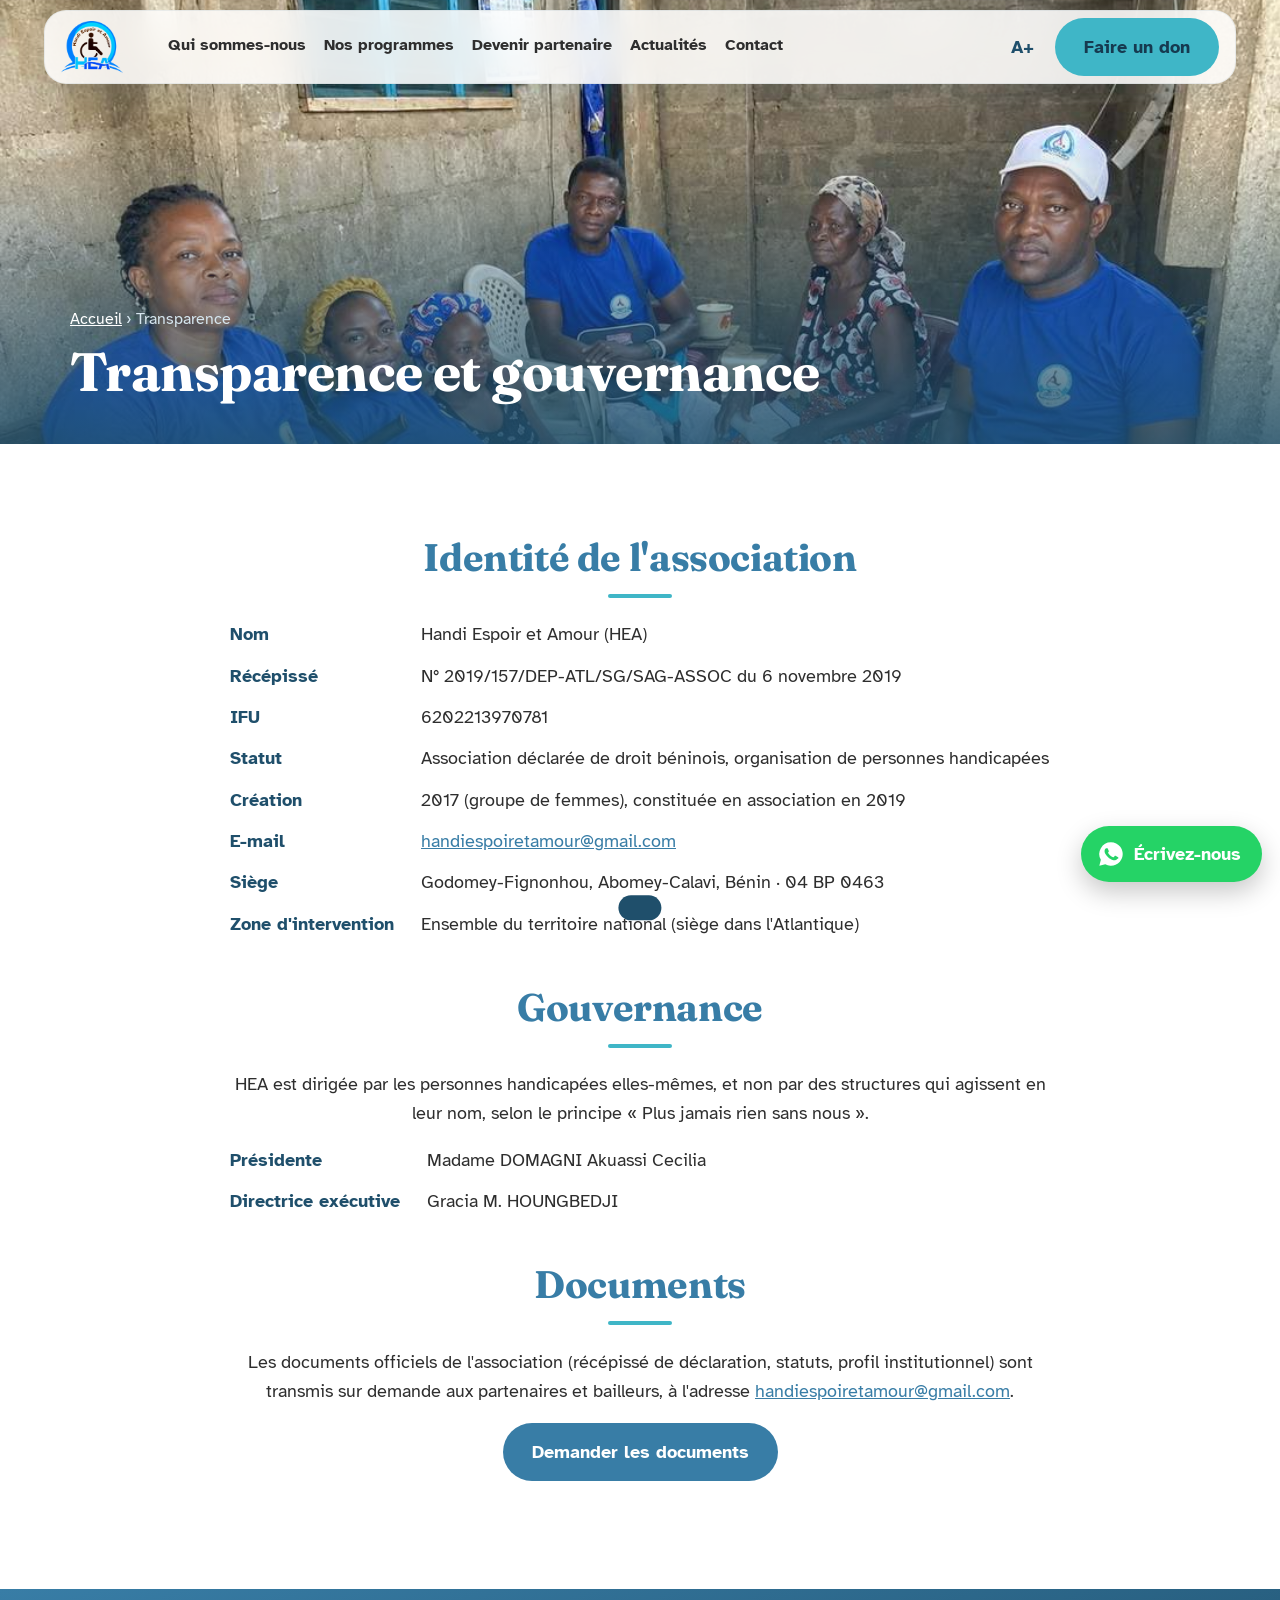
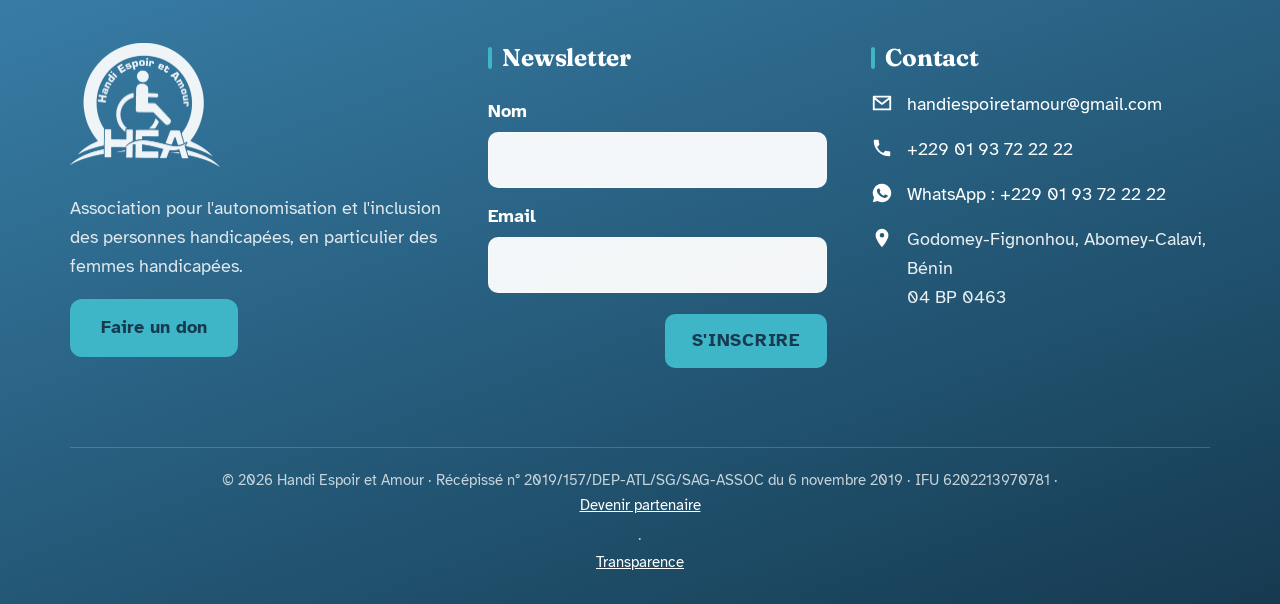
<file: transparence.html>
<!doctype html>
<html lang="fr">
<head>
<meta charset="utf-8">
<meta name="viewport" content="width=device-width, initial-scale=1">
<title>Transparence et gouvernance | Handi Espoir et Amour</title>
<meta name="description" content="Statut, gouvernance et documents de l'association Handi Espoir et Amour (HEA).">
<meta property="og:title" content="Transparence et gouvernance | Handi Espoir et Amour">
<meta property="og:description" content="Statut, gouvernance et documents de l'association Handi Espoir et Amour (HEA).">
<meta property="og:image" content="https://handiespoiretamour.org/images/accueil-groupe.jpg">
<meta property="og:url" content="https://handiespoiretamour.org/transparence.html">
<meta property="og:type" content="website">
<meta property="og:locale" content="fr_FR">
<link rel="canonical" href="https://handiespoiretamour.org/transparence.html">
<meta name="theme-color" content="#0a4fd6">
<link rel="icon" href="favicon.ico" sizes="48x48">
<link rel="icon" type="image/png" sizes="192x192" href="favicon-192.png">
<link rel="apple-touch-icon" href="apple-touch-icon.png">
<link rel="preconnect" href="https://fonts.googleapis.com">
<link rel="preconnect" href="https://fonts.gstatic.com" crossorigin>
<link href="https://fonts.googleapis.com/css2?family=Atkinson+Hyperlegible:ital,wght@0,400;0,700;1,400&family=Fraunces:ital,opsz,wght@0,9..144,500;0,9..144,700;1,9..144,500&display=swap" rel="stylesheet">
<link rel="stylesheet" href="hea.css?v=61">
</head>
<body class="page-transparence">
<a class="sauter" href="#contenu">Aller au contenu</a>

<header class="entete">
  <div class="entete__ligne">
    <a class="logo" href="index.html" aria-label="Handi Espoir et Amour, accueil">
      <img src="images/logo-hea-180.png" alt="" width="70" height="55">
    </a>
    <nav class="nav-principale" aria-label="Navigation principale">
      <a href="qui-sommes-nous.html" data-page="qui">Qui sommes-nous</a>
      <a href="programmes.html" data-page="programmes">Nos programmes</a>
      <a href="partenaires.html" data-page="partenaires">Devenir partenaire</a>
      <a href="actualites.html" data-page="actualites">Actualités</a>
      <a href="contact.html" data-page="contact">Contact</a>
    </nav>
    <div class="entete__outils">
      <button class="outil outil--texte" data-taille aria-pressed="false" aria-label="Taille du texte : normale. Passer en taille grande" title="Agrandir le texte">A+</button>
      <a class="bouton bouton--don entete__don" href="donner.html">Faire un don</a>
      <button class="outil burger" aria-expanded="false" aria-controls="tiroir" aria-label="Ouvrir le menu">
        <svg viewBox="0 0 24 24" aria-hidden="true"><path d="M3 6h18M3 12h18M3 18h18" stroke="currentColor" stroke-width="2.2" stroke-linecap="round"/></svg>
      </button>
    </div>
  </div>
  <div id="tiroir" class="tiroir" hidden>
    <nav aria-label="Menu complet">
      <a href="index.html">Accueil</a>
      <a href="qui-sommes-nous.html">Qui sommes-nous</a>
      <a href="programmes.html">Nos programmes</a>
      <a href="partenaires.html">Devenir partenaire</a>
      <a href="actualites.html">Actualités</a>
      <a href="transparence.html">Transparence</a>
      <a href="donner.html">Faire un don</a>
      <a href="contact.html">Contact et bénévolat</a>
    </nav>
  </div>
</header>

<main id="contenu">
<section class="bandeau-page">
  <img src="images/equipe-visite.jpg" alt="Membres de l'équipe HEA réunis avec des bénéficiaires">
  <div class="conteneur">
    <p class="fil"><a href="index.html">Accueil</a> › Transparence</p>
    <h1>Transparence et gouvernance</h1>
  </div>
</section>

<section class="section">
  <div class="etroit">
    <h2>Identité de l'association</h2>
    <dl class="coordonnees">
      <dt>Nom</dt><dd>Handi Espoir et Amour (HEA)</dd>
      <dt>Récépissé</dt><dd>N° 2019/157/DEP-ATL/SG/SAG-ASSOC du 6 novembre 2019</dd>
      <dt>IFU</dt><dd>6202213970781</dd>
      <dt>Statut</dt><dd>Association déclarée de droit béninois, organisation de personnes handicapées</dd>
      <dt>Création</dt><dd>2017 (groupe de femmes), constituée en association en 2019</dd>
      <dt>E-mail</dt><dd><a href="mailto:handiespoiretamour@gmail.com">handiespoiretamour@gmail.com</a></dd>
      <dt>Siège</dt><dd>Godomey-Fignonhou, Abomey-Calavi, Bénin · 04 BP 0463</dd>
      <dt>Zone d'intervention</dt><dd>Ensemble du territoire national (siège dans l'Atlantique)</dd>
    </dl>

    <h2 style="margin-top:2.5rem">Gouvernance</h2>
    <p>HEA est dirigée par les personnes handicapées elles-mêmes, et non par des structures qui agissent en leur nom, selon le principe « Plus jamais rien sans nous ».</p>
    <dl class="coordonnees">
      <dt>Présidente</dt><dd>Madame DOMAGNI Akuassi Cecilia</dd>
      <dt>Directrice exécutive</dt><dd>Gracia M. HOUNGBEDJI</dd>
    </dl>

    <h2 style="margin-top:2.5rem">Documents</h2>
    <p>Les documents officiels de l'association (récépissé de déclaration, statuts, profil institutionnel) sont transmis sur demande aux partenaires et bailleurs, à l'adresse <a href="mailto:handiespoiretamour@gmail.com">handiespoiretamour@gmail.com</a>.</p>
    <p><a class="bouton bouton--bleu" href="contact.html#partenaire">Demander les documents</a></p>
  </div>
</section>
</main>

<footer class="pied">
  <div class="conteneur pied__grille">
    <div class="pied__marque">
      <a href="index.html" aria-label="Handi Espoir et Amour, accueil"><img class="pied__logo" src="images/logo-hea-blanc.png" alt="Handi Espoir et Amour (HEA)" width="150" height="117"></a>
      <p>Association pour l'autonomisation et l'inclusion des personnes handicapées, en particulier des femmes handicapées.</p>
      <a class="bouton pied__don" href="donner.html">Faire un don</a>
    </div>

    <div class="pied__bloc">
      <h2 class="pied__titre">Newsletter</h2>
      <form class="newsletter" novalidate>
        <label for="nl-nom">Nom</label>
        <input id="nl-nom" name="nom" type="text" autocomplete="name" required>
        <label for="nl-email">Email</label>
        <input id="nl-email" name="email" type="email" autocomplete="email" required>
        <button type="submit" class="newsletter__bouton">S'inscrire</button>
        <p class="newsletter__message" role="status" aria-live="polite"></p>
      </form>
    </div>

    <div class="pied__bloc">
      <h2 class="pied__titre">Contact</h2>
      <ul class="pied__contact">
        <li><svg viewBox="0 0 24 24" aria-hidden="true"><path d="M3 5h18v14H3z M3 6l9 7 9-7" fill="none" stroke="currentColor" stroke-width="2" stroke-linejoin="round"/></svg><a href="mailto:handiespoiretamour@gmail.com">handiespoiretamour@gmail.com</a></li>
        <li><svg viewBox="0 0 24 24" aria-hidden="true"><path d="M6.6 10.8a15.1 15.1 0 0 0 6.6 6.6l2.2-2.2c.3-.3.7-.4 1-.2 1.1.4 2.3.6 3.6.6.6 0 1 .4 1 1V20c0 .6-.4 1-1 1A17 17 0 0 1 3 4c0-.6.4-1 1-1h3.5c.6 0 1 .4 1 1 0 1.3.2 2.5.6 3.6.1.3 0 .7-.2 1z" fill="currentColor"/></svg><a href="tel:+2290193722222">+229 01 93 72 22 22</a></li>
        <li><svg viewBox="0 0 24 24" aria-hidden="true"><path d="M12 2a10 10 0 0 0-8.7 15l-1.3 5 5.1-1.3A10 10 0 1 0 12 2zm5.4 14.1c-.2.6-1.3 1.2-1.8 1.3-.5 0-1 .2-3.3-.7-2.8-1.1-4.6-4-4.7-4.2-.1-.2-1.1-1.5-1.1-2.9s.7-2 1-2.3c.2-.3.5-.3.7-.3h.5c.2 0 .4 0 .6.5l.8 1.9c.1.2.1.4 0 .5l-.4.6c-.2.2-.3.4-.1.7.2.3.8 1.3 1.7 2.1 1.2 1 2.1 1.3 2.4 1.5.3.1.5.1.6-.1l.9-1c.2-.3.4-.2.7-.1l1.8.9c.3.1.5.2.5.3.1.2.1.7-.1 1.3z" fill="currentColor"/></svg><a href="https://wa.me/2290193722222" rel="noopener">WhatsApp : +229 01 93 72 22 22</a></li>
        <li><svg viewBox="0 0 24 24" aria-hidden="true"><path d="M12 2a7 7 0 0 0-7 7c0 5.2 7 13 7 13s7-7.8 7-13a7 7 0 0 0-7-7zm0 9.5A2.5 2.5 0 1 1 12 6.5a2.5 2.5 0 0 1 0 5z" fill="currentColor"/></svg><span>Godomey-Fignonhou, Abomey-Calavi, Bénin<br>04 BP 0463</span></li>
      </ul>
    </div>
  </div>
  <div class="conteneur pied__bas">© <span class="annee">2026</span> Handi Espoir et Amour · Récépissé n° 2019/157/DEP-ATL/SG/SAG-ASSOC du 6 novembre 2019 · IFU 6202213970781 · <a href="partenaires.html">Devenir partenaire</a> · <a href="transparence.html">Transparence</a></div>
</footer>

<div class="toast" role="status" aria-live="polite"></div>
<a class="whatsapp-flottant" href="https://wa.me/2290193722222?text=Bonjour%20HEA%2C%20" target="_blank" rel="noopener" aria-label="Nous écrire sur WhatsApp au +229 01 93 72 22 22">
  <svg viewBox="0 0 24 24" aria-hidden="true"><path d="M12 2a10 10 0 0 0-8.7 15l-1.3 5 5.1-1.3A10 10 0 1 0 12 2zm5.4 14.1c-.2.6-1.3 1.2-1.8 1.3-.5 0-1 .2-3.3-.7-2.8-1.1-4.6-4-4.7-4.2-.1-.2-1.1-1.5-1.1-2.9s.7-2 1-2.3c.2-.3.5-.3.7-.3h.5c.2 0 .4 0 .6.5l.8 1.9c.1.2.1.4 0 .5l-.4.6c-.2.2-.3.4-.1.7.2.3.8 1.3 1.7 2.1 1.2 1 2.1 1.3 2.4 1.5.3.1.5.1.6-.1l.9-1c.2-.3.4-.2.7-.1l1.8.9c.3.1.5.2.5.3.1.2.1.7-.1 1.3z" fill="currentColor"/></svg>
  <span>Écrivez-nous</span>
</a>
<script src="hea.js?v=19"></script>
</body>
</html>
</file>
<file: hea.css>
:root {
  /* Palette de la charte d'identité visuelle HEA (2026) */
  --bleu-hea: #387da6;      /* couleur dominante : titres, structure */
  --turquoise-hea: #3fb6c7; /* accents, appels à l'action */
  --brun-hea: #6b5445;      /* accents ponctuels */
  --blanc-casse: #f2f2ee;   /* fonds, zones de respiration */
  /* Teintes dérivées du bleu HEA, pour les fonds sombres et le texte sur turquoise */
  --bleu-fonce: #1f4f6b;
  --bleu-nuit: #163a50;
  --ciel: var(--turquoise-hea);
  --roi: var(--bleu-hea);
  --nuit: var(--bleu-fonce);
  --brun: var(--brun-hea);
  --don: var(--turquoise-hea);
  --don-fonce: #35a2b2;
  --don-texte: var(--bleu-nuit);
  --sable: var(--blanc-casse);
  --gris: var(--blanc-casse);
  --texte: #2e2e2e;
  --doux: #57504a;
  --bord: #dedcd4;
  --base: 18px;
}

* { box-sizing: border-box; }
html { font-size: 18px; scroll-padding-top: 100px; }
body { margin: 0; background: #fff; color: var(--texte); font-family: var(--police-texte); line-height: 1.6; }
img { max-width: 100%; display: block; }
a { color: var(--roi); }
h1, h2, h3 { line-height: 1.2; color: var(--bleu-hea); margin: 0 0 .6em; font-weight: 700; font-family: var(--police-titres); }
h1 { font-size: clamp(2rem, 4.5vw, 3rem); }
h2 { font-size: clamp(1.6rem, 3vw, 2.2rem); }
h3 { font-size: 1.2rem; }
p { margin: 0 0 1em; }
:focus-visible { outline: 3px solid var(--don); outline-offset: 3px; }
.conteneur { width: min(1200px, 100% - 32px); margin-inline: auto; }
.etroit { width: min(820px, 100% - 32px); margin-inline: auto; }
.centre { text-align: center; }
.sauter { position: absolute; left: -999px; top: 8px; background: var(--nuit); color: #fff; padding: .6em 1em; z-index: 999; }
.sauter:focus { left: 8px; }

/* Boutons */
.bouton { display: inline-block; padding: .7em 1.5em; border-radius: 999px; transition: transform .2s, background .2s; font-weight: 700; text-decoration: none; border: 2px solid transparent; text-align: center; }
.bouton--don { background: var(--don); color: var(--don-texte); }
.bouton--don:hover { background: var(--don-fonce); }
.bouton--bleu { background: var(--roi); color: #fff; }
.bouton--bleu:hover { background: var(--bleu-fonce); }
.bouton--contour { border-color: var(--roi); color: var(--roi); background: #fff; }
.bouton--contour:hover { background: var(--roi); color: #fff; }
.bouton--grand { font-size: 1.15rem; padding: .9em 2em; }
.lien-fleche { font-weight: 700; text-decoration: none; }
.lien-fleche::after { content: " →"; }

/* En-tête */
.entete { position: sticky; top: 0; z-index: 100; background: #fff; box-shadow: 0 1px 0 var(--bord); }
.entete__ligne { display: flex; align-items: center; gap: 1.5rem; height: 84px; width: min(1400px, 100% - 32px); margin-inline: auto; }
.logo { display: flex; align-items: center; gap: .6rem; text-decoration: none; }
.logo img { width: 70px; height: auto; }
.logo__nom { font-weight: 700; color: var(--brun); line-height: 1.1; font-size: .95rem; }
.nav-principale { display: flex; gap: 1.8rem; margin-left: 1rem; }
.nav-principale a { color: var(--texte); text-decoration: none; font-weight: 600; padding: .3em 0; border-bottom: 3px solid transparent; }
.nav-principale a:hover, .nav-principale a.actif { color: var(--roi); border-bottom-color: var(--ciel); }
.entete__outils { display: flex; align-items: center; gap: .6rem; margin-left: auto; }
.outil { display: grid; place-items: center; width: 42px; height: 42px; border-radius: 50%; border: 0; background: transparent; color: var(--nuit); cursor: pointer; font: inherit; font-weight: 700; }
.outil:hover { background: var(--gris); }
.outil svg { width: 24px; height: 24px; }
.burger { display: none; }
.tiroir { position: absolute; top: 100%; left: 0; right: 0; background: var(--nuit); padding: 1rem 16px 2rem; }
.tiroir nav { width: min(1200px, 100%); margin-inline: auto; display: grid; }
.tiroir a { color: #fff; text-decoration: none; font-size: 1.25rem; font-weight: 600; padding: .8rem 0; border-bottom: 1px solid rgba(255,255,255,.15); }

/* Carrousel d'accueil */
.carrousel { position: relative; height: min(78vh, 680px); min-height: 460px; overflow: hidden; background: var(--nuit); }
.diapo { position: absolute; inset: 0; opacity: 0; visibility: hidden; transition: opacity .7s, visibility .7s; }
.diapo.active { opacity: 1; visibility: visible; }
.diapo > img { width: 100%; height: 100%; object-fit: cover; }
.diapo > img { transition: transform 8s ease-out; }
.diapo.active > img { transform: scale(1.06); }
.diapo::after { content: ""; position: absolute; inset: 0; background: linear-gradient(90deg, rgba(22,58,80,.55) 0%, rgba(22,58,80,.15) 55%, transparent 100%); pointer-events: none; }
.diapo__carte {
  position: absolute; z-index: 1; left: max(16px, (100% - 1200px) / 2 + 40px); top: 50%; transform: translateY(-50%);
  width: min(460px, 100% - 32px); padding: 2.2rem 2.2rem 2rem; border-radius: 24px; color: #fff;
  background: linear-gradient(135deg, rgba(255,255,255,.22), rgba(255,255,255,.08));
  -webkit-backdrop-filter: blur(18px) saturate(160%); backdrop-filter: blur(18px) saturate(160%);
  border: 1px solid rgba(255,255,255,.35);
  box-shadow: 0 20px 50px rgba(22,58,80,.35), inset 0 1px 0 rgba(255,255,255,.4);
}
.diapo__carte h1, .diapo__carte h2 { font-size: clamp(1.5rem, 2.6vw, 2.1rem); color: #fff; text-shadow: 0 2px 12px rgba(0,0,0,.25); }
.diapo__carte p { color: rgba(255,255,255,.92); }
.diapo__carte .bouton { border-radius: 999px; background: #fff; color: var(--nuit); padding: .75em 1.6em; box-shadow: 0 8px 20px rgba(0,0,0,.2); transition: transform .2s, box-shadow .2s; }
.diapo__carte .bouton:hover { transform: translateY(-2px); box-shadow: 0 12px 26px rgba(0,0,0,.28); background: #fff; }
.diapo__carte .bouton::after { content: " →"; }
.carrousel__fleche { position: absolute; top: 50%; transform: translateY(-50%); width: 52px; height: 52px; border-radius: 50%; border: 1px solid rgba(255,255,255,.4); background: rgba(255,255,255,.16); -webkit-backdrop-filter: blur(12px); backdrop-filter: blur(12px); color: #fff; font-size: 1.6rem; cursor: pointer; z-index: 2; transition: background .2s; }
.carrousel__fleche:hover { background: rgba(255,255,255,.3); }
.carrousel__fleche--g { left: 16px; }
.carrousel__fleche--d { right: 16px; }
.carrousel__points { position: absolute; bottom: 72px; left: 50%; transform: translateX(-50%); display: flex; gap: 8px; z-index: 2; }
.carrousel__points button { width: 10px; height: 10px; border-radius: 999px; border: 0; background: rgba(255,255,255,.5); cursor: pointer; padding: 0; transition: width .3s, background .3s; }
.carrousel__points button[aria-current="true"] { background: #fff; width: 32px; }

/* Onglets sous le carrousel */
.onglets { position: relative; z-index: 3; margin-top: -36px; display: flex; justify-content: center; gap: 12px; padding-inline: 16px; }
.onglets a { min-width: 180px; padding: 1rem 1.4rem; background: rgba(255,255,255,.9); -webkit-backdrop-filter: blur(14px); backdrop-filter: blur(14px); color: var(--nuit); text-decoration: none; font-weight: 700; text-align: center; border-radius: 16px; border: 1px solid rgba(255,255,255,.6); box-shadow: 0 12px 30px rgba(31,79,107,.15); transition: transform .2s; }
.onglets a:hover { transform: translateY(-3px); }
.onglets a.onglet--don { background: var(--don); color: #fff; min-width: 220px; }
.onglets a:hover { filter: brightness(.95); }

/* Sections */
.section { padding-block: clamp(3.5rem, 7vw, 5.5rem); }
.section--sable { background: var(--sable); }
.section--gris { background: var(--gris); }
.intro { font-size: 1.2rem; color: var(--doux); }
.titre-section { margin-bottom: 2rem; }
.titre-section p { color: var(--doux); max-width: 70ch; }

/* Notre travail : image + texte alternés */
.travail { display: grid; grid-template-columns: 1fr 1fr; gap: clamp(2rem, 5vw, 4rem); align-items: center; }
.travail img { width: 100%; aspect-ratio: 4/3; object-fit: cover; border-radius: 20px; }
.travail--inverse > img { order: 2; }
.travail + .travail { margin-top: 4rem; }

/* Chiffres */
.chiffres { background: var(--nuit); color: #fff; }
.chiffres h2 { color: #fff; }
.chiffres__grille { display: grid; grid-template-columns: repeat(auto-fit, minmax(220px, 1fr)); gap: 2rem; margin-top: 2rem; }
.chiffre strong { display: block; font-size: clamp(2.4rem, 5vw, 3.4rem); color: var(--ciel); line-height: 1.1; }
.chiffre span { color: #d6e6ef; }

/* Cartes d'articles */
.cartes { display: grid; grid-template-columns: repeat(auto-fill, minmax(280px, 1fr)); gap: 1.6rem; }
.carte { background: #fff; display: flex; flex-direction: column; text-decoration: none; color: inherit; border-radius: 18px; overflow: hidden; box-shadow: 0 2px 10px rgba(31,79,107,.08); transition: box-shadow .2s, transform .2s; }
.carte:hover { box-shadow: 0 10px 28px rgba(31,79,107,.18); transform: translateY(-3px); }
.carte img { width: 100%; aspect-ratio: 3/2; object-fit: cover; }
.carte__corps { padding: 1.3rem 1.4rem 1.6rem; display: flex; flex-direction: column; flex: 1; }
.carte__etiquette { font-size: .8rem; font-weight: 700; text-transform: uppercase; letter-spacing: .08em; color: var(--ciel); margin-bottom: .4rem; }
.carte h3 { color: var(--nuit); }
.carte p { color: var(--doux); flex: 1; }
.carte .lien-fleche { color: var(--roi); }

/* Bandeau de page intérieure */
.bandeau-page { position: relative; height: 360px; display: flex; align-items: flex-end; overflow: hidden; }
.bandeau-page > img { position: absolute; inset: 0; width: 100%; height: 100%; object-fit: cover; }
.bandeau-page::after { content: ""; position: absolute; inset: 0; background: linear-gradient(transparent 30%, rgba(31,79,107,.85)); }
.bandeau-page .conteneur { position: relative; z-index: 1; padding-bottom: 2.2rem; }
.bandeau-page h1 { color: #fff; margin: 0; }
.fil { color: #d6e6ef; font-size: .9rem; margin-bottom: .4rem; }
.fil a { color: #fff; }

/* Programme détaillé */
.programme { display: grid; grid-template-columns: 380px 1fr; gap: 2.5rem; padding-block: 2.5rem; border-bottom: 1px solid var(--bord); }
.programme:last-child { border-bottom: 0; }
.programme img { width: 100%; aspect-ratio: 4/3; object-fit: cover; border-radius: 18px; }
.programme ul { padding-left: 1.2em; color: var(--doux); }

/* Citation */
.citation { border-left: 5px solid var(--ciel); padding: 1rem 1.5rem; background: var(--gris); font-size: 1.15rem; font-style: italic; color: var(--nuit); margin: 2rem 0; }

/* Don */
.don-grille { display: grid; grid-template-columns: 1.1fr 1fr; gap: 3rem; align-items: start; }
.carte-don { background: #fff; border-top: 6px solid var(--don); padding: 2rem; box-shadow: 0 10px 40px rgba(31,79,107,.12); border-radius: 4px; }
.momo { display: flex; align-items: center; flex-wrap: wrap; gap: .8rem; padding: 1rem; border: 1px solid var(--bord); border-radius: 6px; margin-bottom: .8rem; }
.momo__op { font-weight: 700; font-size: .85rem; padding: .3em .8em; border-radius: 4px; }
.momo__op--mtn { background: #ffcc00; color: #1a1a1a; }
.momo__op--moov { background: #0066b3; color: #fff; }
.momo__num { font-size: 1.2rem; font-weight: 700; flex: 1; min-width: 180px; }
.copier { font: inherit; font-weight: 700; font-size: .85rem; background: var(--gris); color: var(--roi); border: 1px solid var(--bord); border-radius: 4px; padding: .4em .9em; cursor: pointer; }
.usages { display: grid; gap: 1rem; margin-top: 1.5rem; }
.usage { display: flex; gap: 1rem; align-items: flex-start; padding: 1rem; background: var(--sable); border-radius: 4px; }
.usage b { color: var(--don); font-size: 1.4rem; line-height: 1; }

/* Contact */
.coordonnees { display: grid; grid-template-columns: max-content 1fr; gap: .7rem 1.5rem; }
.coordonnees dt { font-weight: 700; color: var(--nuit); }
.coordonnees dd { margin: 0; }
.deux { display: grid; grid-template-columns: 1fr 1fr; gap: 3rem; align-items: start; }

/* Galerie */
.galerie { display: grid; grid-template-columns: repeat(4, 1fr); grid-auto-rows: 190px; gap: 10px; }
.galerie img { width: 100%; height: 100%; object-fit: cover; cursor: zoom-in; }
.galerie .grande { grid-column: span 2; grid-row: span 2; }

/* Appel au don final + pied */
.appel-don { background: var(--ciel); color: #fff; padding-block: 2.5rem; }
.appel-don h2 { color: #fff; margin-bottom: .3em; }
.appel-don p { margin: 0; }
.appel-don__ligne { display: flex; align-items: center; justify-content: space-between; gap: 2rem; flex-wrap: wrap; }
.pied { background: var(--bleu-nuit); color: #c9dbe6; padding-top: 3rem; }
.pied__grille { display: grid; grid-template-columns: 1.4fr 1fr 1fr 1.2fr; gap: 2rem; }
.pied h3 { color: #fff; font-size: 1rem; text-transform: uppercase; letter-spacing: .08em; }
.pied a { display: block; color: #c9dbe6; text-decoration: none; margin-bottom: .5rem; }
.pied a:hover { color: #fff; }
.pied__logo { background: #fff; border-radius: 6px; padding: 8px; margin-bottom: 1rem; }
.pied__bas { border-top: 1px solid rgba(255,255,255,.12); margin-top: 2rem; padding-block: 1.2rem; font-size: .85rem; color: #9fbccd; }

.visionneuse { position: fixed; inset: 0; background: rgba(22,58,80,.92); display: grid; place-items: center; z-index: 500; padding: 16px; cursor: zoom-out; }
.visionneuse img { max-height: 90vh; }
.toast { position: fixed; bottom: 20px; left: 50%; transform: translate(-50%, 160%); background: var(--nuit); color: #fff; padding: .7em 1.2em; border-radius: 999px; transition: transform .25s; z-index: 600; }
.toast.visible { transform: translate(-50%, 0); }

/* Responsive */
@media (max-width: 1050px) {
  .nav-principale { display: none; }
  .burger { display: grid; }
}
@media (max-width: 820px) {
  .entete__don { display: none; }
  .travail, .don-grille, .deux, .programme { grid-template-columns: 1fr; }
  .travail--inverse > img { order: 0; }
  .carrousel { height: auto; min-height: 0; }
  .diapo { position: relative; display: none; }
  .diapo.active { display: block; }
  .diapo > img { height: 280px; }
  .diapo::after { display: none; }
  .diapo__carte { position: relative; transform: none; width: auto; margin: -70px 12px 0; padding: 1.6rem 1.3rem 3.6rem; border-radius: 20px; background: linear-gradient(135deg, rgba(255,255,255,.2), rgba(255,255,255,.06)); }
  .carrousel__fleche { top: 140px; }
  .carrousel__points { bottom: 50px; }
  .onglets { margin-top: 0; padding: 0; gap: 0; }
  .onglets a { flex: 1; min-width: 0; border-radius: 0; padding: .9rem .5rem; font-size: .95rem; box-shadow: none; border: 0; }
  .onglets a.onglet--don { min-width: 0; }
  .pied__grille { grid-template-columns: 1fr 1fr; }
  .galerie { grid-template-columns: repeat(2, 1fr); grid-auto-rows: 150px; }
  .bandeau-page { height: 260px; }
}
@media (max-width: 480px) {
  html { font-size: 17px; }
  .logo__nom { font-size: .85rem; }
  .coordonnees { grid-template-columns: 1fr; gap: .1rem; }
  .coordonnees dd { margin-bottom: .8rem; }
  .pied__grille { grid-template-columns: 1fr; }
}
@media (prefers-reduced-motion: reduce) {
  .diapo, .carte, .toast, .diapo > img { transition: none; }
  .diapo.active > img { transform: none; }
}

/* Vitrine des produits */
.produits { background: linear-gradient(180deg, var(--blanc-casse), #fff); }
.produits__grille { display: grid; grid-template-columns: repeat(6, 1fr); gap: 1rem; }
.produits__grille figure { margin: 0; border-radius: 18px; overflow: hidden; background: #fff; box-shadow: 0 8px 24px rgba(31,79,107,.1); transition: transform .25s; }
.produits__grille figure:hover { transform: translateY(-4px); }
.produits__grille img { width: 100%; aspect-ratio: 3/4; object-fit: cover; }
.produits__grille figcaption { padding: .7rem .9rem; font-weight: 700; color: var(--nuit); font-size: .95rem; }
@media (max-width: 1050px) { .produits__grille { grid-template-columns: repeat(3, 1fr); } }
@media (max-width: 480px) { .produits__grille { grid-template-columns: repeat(2, 1fr); } }

/* Photos en hauteur dans le carrousel : image entière à droite, fond flou de la même photo */
.diapo--portrait > img.diapo__fond { position: absolute; inset: 0; width: 100%; height: 100%; object-fit: cover; filter: blur(28px) brightness(.7) saturate(1.2); transform: scale(1.15); }
.diapo--portrait > img:not(.diapo__fond) { position: relative; object-fit: contain; object-position: 78% center; filter: drop-shadow(0 20px 40px rgba(0,0,0,.4)); }
.diapo--portrait.active > img:not(.diapo__fond) { transform: none; }
@media (max-width: 820px) {
  .diapo--portrait > img.diapo__fond { height: 280px; }
  .diapo--portrait > img:not(.diapo__fond) { object-position: center; }
}

/* Encadré compact en bas à gauche : les visages, en haut de la photo, restent visibles */
.diapo:not(.diapo--portrait) > img { object-position: center 28%; }
.diapo__carte { top: auto; bottom: 96px; transform: none; width: min(400px, 100% - 32px); padding: 1.5rem 1.6rem 1.4rem; }
.diapo__carte h1, .diapo__carte h2 { font-size: clamp(1.35rem, 2.2vw, 1.75rem); margin-bottom: .4em; }
.diapo__carte p { font-size: .95rem; margin-bottom: .9em; }
.diapo::after { background: linear-gradient(0deg, rgba(22,58,80,.6) 0%, rgba(22,58,80,.1) 45%, transparent 70%); }
@media (max-width: 820px) {
  .diapo__carte { bottom: auto; width: auto; padding: 1.6rem 1.3rem 3.6rem; }
}

/* Toutes les photos recadrées gardent le haut de l'image : c'est là que sont les visages */
img { object-position: 50% 18%; }


/* Charte HEA : couleurs des zones et lisibilité */
.onglets a.onglet--don { color: var(--don-texte); }
.appel-don { background: var(--bleu-hea); }
.appel-don .bouton--don { background: #fff; color: var(--bleu-fonce); }
.chiffres { background: var(--bleu-fonce); }
.section--don { background: linear-gradient(135deg, var(--bleu-hea), var(--bleu-fonce)); }
.carte__etiquette, .surtitre { color: var(--bleu-hea); }
.lien-fleche, a { color: var(--bleu-hea); }
.titre-section h2::after, .etroit.centre h2::after { content: ""; display: block; width: 64px; height: 4px; border-radius: 2px; background: var(--turquoise-hea); margin: .5em auto 0; }
.titre-section:not(.centre) h2::after { margin-left: 0; }
/* Logo : jamais en dessous d'une taille lisible, toujours sur fond clair et sans effet */
.logo img { width: 92px; }
.entete__ligne { height: 96px; }
.pied__logo { background: #fff; padding: 12px; box-shadow: none; }

/* Objectifs stratégiques */
.objectifs { display: grid; gap: 1rem; margin: 1.5rem 0 2.5rem; }
.objectif { display: flex; gap: 1rem; align-items: flex-start; padding: 1.1rem 1.2rem; background: #fff; border: 1px solid var(--bord); border-left: 5px solid var(--turquoise-hea); border-radius: 12px; }
.objectif span { flex: none; display: grid; place-items: center; width: 40px; height: 40px; border-radius: 50%; background: var(--bleu-hea); color: #fff; font-weight: 700; font-family: var(--police-titres); }
.objectif strong { color: var(--bleu-fonce); }

/* Frise historique et zones d'intervention */
.frise { display: grid; gap: 0; margin: 1.5rem 0 2.5rem; border-left: 3px solid var(--turquoise-hea); padding-left: 1.5rem; }
.frise__etape { position: relative; display: grid; grid-template-columns: 120px 1fr; gap: 1rem; padding: 0 0 1.6rem; }
.frise__etape::before { content: ""; position: absolute; left: calc(-1.5rem - 9px); top: .35rem; width: 15px; height: 15px; border-radius: 50%; background: var(--bleu-hea); border: 3px solid #fff; box-shadow: 0 0 0 2px var(--turquoise-hea); }
.frise__annee { font-family: var(--police-titres); font-weight: 700; color: var(--bleu-hea); font-size: 1.15rem; }
.zones dt { font-weight: 700; color: var(--bleu-fonce); margin-top: 1rem; }
.zones dd { margin: .2rem 0 0; color: var(--doux); }
.chiffres__grille { grid-template-columns: repeat(auto-fit, minmax(200px, 1fr)); }
@media (max-width: 480px) { .frise__etape { grid-template-columns: 1fr; gap: .2rem; } }

/* Notre mission : en-tête + mosaïque de cartes photo */
.mission { background: var(--blanc-casse); }
.mission__entete { max-width: 760px; margin: 0 auto 2.5rem; text-align: center; }
.mission__entete h2 { font-size: clamp(1.7rem, 3.4vw, 2.5rem); }
.mission__entete h2::after { content: ""; display: block; width: 64px; height: 4px; border-radius: 2px; background: var(--turquoise-hea); margin: .5em auto 0; }
.mission__entete p:last-child { color: var(--doux); font-size: 1.1rem; }
.mosaique { display: grid; grid-template-columns: repeat(4, 1fr); grid-auto-rows: 290px; gap: 1rem; }
.tuile { position: relative; display: block; overflow: hidden; border-radius: 22px; color: #fff; text-decoration: none; box-shadow: 0 10px 30px rgba(31,79,107,.15); isolation: isolate; }
.tuile--grande { grid-column: span 2; grid-row: span 2; }
.tuile img { position: absolute; inset: 0; width: 100%; height: 100%; object-fit: cover; transition: transform .6s ease; z-index: -2; }
.tuile::after { content: ""; position: absolute; inset: 0; z-index: -1; background: linear-gradient(180deg, transparent 35%, rgba(22,58,80,.88) 100%); transition: background .3s; }
.tuile:hover img, .tuile:focus-visible img { transform: scale(1.06); }
.tuile:hover::after { background: linear-gradient(180deg, rgba(22,58,80,.1) 15%, rgba(22,58,80,.92) 100%); }
.tuile__texte { position: absolute; left: 0; right: 0; bottom: 0; padding: 1.2rem 1.3rem; }
.tuile__num { display: inline-block; font-family: var(--police-titres); font-weight: 700; font-size: .8rem; letter-spacing: .08em; padding: .25em .7em; border-radius: 999px; background: rgba(255,255,255,.18); border: 1px solid rgba(255,255,255,.4); -webkit-backdrop-filter: blur(8px); backdrop-filter: blur(8px); margin-bottom: .6rem; }
.tuile h3 { color: #fff; margin: 0 0 .3em; font-size: 1.15rem; }
.tuile--grande h3 { font-size: clamp(1.4rem, 2.4vw, 1.9rem); }
.tuile p { margin: 0; font-size: .92rem; color: rgba(255,255,255,.9); }
.tuile--grande .tuile__texte { padding: 2rem; max-width: 520px; }
.tuile--grande p { font-size: 1.05rem; }
@media (max-width: 980px) {
  .mosaique { grid-template-columns: repeat(2, 1fr); grid-auto-rows: 230px; }
  .tuile--grande { grid-column: span 2; grid-row: span 1; height: 320px; }
}
@media (max-width: 560px) {
  .mosaique { grid-template-columns: 1fr; grid-auto-rows: 260px; }
  .tuile--grande { grid-column: auto; height: auto; }
}
@media (prefers-reduced-motion: reduce) { .tuile img { transition: none; } .tuile:hover img { transform: none; } }


/* HEA en chiffres : fine barre */
.barre-chiffres { position: relative; overflow: hidden; color: #fff; background: linear-gradient(90deg, var(--bleu-nuit), var(--bleu-hea), var(--bleu-nuit)); background-size: 200% 100%; animation: defile-fond 12s linear infinite; }
.barre-chiffres::after { content: ""; position: absolute; left: 0; right: 0; bottom: 0; height: 3px; background: linear-gradient(90deg, transparent, var(--turquoise-hea), transparent); background-size: 50% 100%; background-repeat: no-repeat; animation: balaye 4s ease-in-out infinite; }
@keyframes defile-fond { to { background-position: 200% 0; } }
@keyframes balaye { from { background-position: -50% 0; } to { background-position: 150% 0; } }
.barre-chiffres__ligne { display: flex; justify-content: space-between; align-items: center; gap: 1rem; padding-block: .75rem; }
.bc { display: flex; align-items: baseline; gap: .55rem; flex: 1; justify-content: center; }
.bc + .bc { border-left: 1px solid rgba(255,255,255,.22); }
.bc strong { font-family: var(--police-titres); font-weight: 700; font-size: clamp(1.3rem, 2.2vw, 1.75rem); color: var(--turquoise-hea); font-variant-numeric: tabular-nums; line-height: 1; }
.bc > span { white-space: nowrap; font-size: .85rem; color: #e3eef4; text-transform: uppercase; letter-spacing: .06em; font-weight: 600; }
@media (max-width: 820px) {
  .barre-chiffres__ligne { display: grid; grid-template-columns: 1fr 1fr; gap: .9rem 0; }
  .bc { flex-direction: column; align-items: center; gap: .2rem; }
  .bc:nth-child(3) { border-left: 0; }
}
@media (prefers-reduced-motion: reduce) { .barre-chiffres, .barre-chiffres::after { animation: none; } }
/* Apparition au défilement (activée par hea.js) */
@media (prefers-reduced-motion: reduce) {
}


/* ===== Animations du site ===== */
/* Apparition des blocs au défilement */
.js .revele { opacity: 0; transition: opacity .8s cubic-bezier(.2,.7,.2,1), transform .8s cubic-bezier(.2,.7,.2,1); transition-delay: var(--retard, 0ms); will-change: opacity, transform; }
.js .revele--monte { transform: translateY(36px); }
.js .revele--gauche { transform: translateX(-48px); }
.js .revele--droite { transform: translateX(48px); }
.js .revele--zoom { transform: scale(.92); }
.js .revele.visible { opacity: 1; transform: none; }
.js .barre-chiffres.revele { transform: none; }

/* En-tête qui se détache quand on fait défiler */
.entete { transition: box-shadow .3s; }
.entete.defile { box-shadow: 0 6px 24px rgba(31,79,107,.12); }

/* Carrousel : texte qui entre à chaque changement de photo */
.diapo .diapo__carte { opacity: 0; transform: translateY(24px); transition: opacity .7s ease .25s, transform .7s ease .25s; }
.diapo.active .diapo__carte { opacity: 1; transform: none; }
.diapo > img { transition: transform var(--duree, 5500ms) linear, opacity .7s; }
.diapo.active:not(.diapo--portrait) > img { transform: scale(1.08); }

/* Carrousel : points avec barre de progression */
.carrousel__points button { position: relative; overflow: hidden; }
.carrousel__points button[aria-current="true"] { width: 44px; background: rgba(255,255,255,.4); }
.carrousel__points button.charge::after { content: ""; position: absolute; inset: 0; background: #fff; transform-origin: left; animation: charge var(--duree, 5500ms) linear forwards; }
@keyframes charge { from { transform: scaleX(0); } to { transform: scaleX(1); } }
.en-pause .carrousel__points button[aria-current="true"] { background: #fff; }

/* Bouton pause */
.carrousel__pause { position: absolute; z-index: 3; right: 16px; bottom: 64px; width: 38px; height: 38px; border-radius: 50%; border: 1px solid rgba(255,255,255,.45); background: rgba(255,255,255,.16); -webkit-backdrop-filter: blur(10px); backdrop-filter: blur(10px); cursor: pointer; display: grid; place-items: center; }
.carrousel__pause span { width: 12px; height: 14px; border-left: 4px solid #fff; border-right: 4px solid #fff; }
.carrousel__pause[aria-pressed="true"] span { width: 0; height: 0; border: 0; border-left: 13px solid #fff; border-top: 8px solid transparent; border-bottom: 8px solid transparent; margin-left: 4px; }
@media (max-width: 820px) { .carrousel__pause { bottom: auto; top: 232px; } }

/* Petites animations au survol */
.bouton { transition: transform .2s, background .2s, box-shadow .2s; }
.bouton:hover { box-shadow: 0 8px 20px rgba(31,79,107,.22); }
.objectif, .usage { transition: transform .25s, box-shadow .25s, opacity .8s cubic-bezier(.2,.7,.2,1); }
.objectif:hover, .usage:hover { box-shadow: 0 10px 24px rgba(31,79,107,.12); }
.galerie img { transition: transform .4s, filter .4s, opacity .8s; }
.galerie img:hover { filter: brightness(1.08) saturate(1.1); }

/* Respect du réglage « réduire les animations » : simple fondu, sans mouvement */
@media (prefers-reduced-motion: reduce) {
  .js .revele--monte, .js .revele--gauche, .js .revele--droite, .js .revele--zoom { transform: none; }
  .js .revele { transition: opacity .4s; }
  .diapo .diapo__carte { transform: none; }
  .diapo.active:not(.diapo--portrait) > img { transform: none; }
}

/* Cartes : couleurs inversées au survol (et au clavier) */
.carte { transition: background-color .35s ease, box-shadow .35s, transform .35s, opacity .8s cubic-bezier(.2,.7,.2,1); }
.carte .carte__corps, .carte h3, .carte p, .carte .carte__etiquette, .carte .lien-fleche { transition: color .35s ease; }
.carte:hover, .carte:focus-visible, .carte:focus-within { background: var(--bleu-fonce); box-shadow: 0 18px 40px rgba(31,79,107,.35); }
.carte:hover h3, .carte:focus-visible h3, .carte:focus-within h3 { color: #fff; }
.carte:hover p, .carte:focus-visible p, .carte:focus-within p { color: #d6e6ef; }
.carte:hover .carte__etiquette, .carte:focus-visible .carte__etiquette, .carte:focus-within .carte__etiquette { color: var(--turquoise-hea); }
.carte:hover .lien-fleche, .carte:focus-visible .lien-fleche, .carte:focus-within .lien-fleche { color: var(--turquoise-hea); }
.carte img { transition: transform .5s ease; }
.carte:hover img { transform: scale(1.05); }

/* ===== Responsive téléphone et tablette ===== */
/* Les blocs encore cachés (décalés à gauche/droite) ne doivent jamais créer de défilement horizontal */
main, .pied, .appel-don { overflow-x: clip; }

/* Cibles tactiles d'au moins 44 px */
.carrousel__points { gap: 4px; }
.carrousel__points button { position: relative; }
.carrousel__points button::before { content: ""; position: absolute; inset: -17px -4px; }
.carrousel__pause { width: 44px; height: 44px; }
.copier { min-height: 44px; padding-inline: 1em; }
.lien-fleche { display: inline-flex; align-items: center; min-height: 44px; }
.outil { width: 44px; height: 44px; }

/* Tablette (portrait et petit paysage) */
@media (max-width: 1050px) {
  .entete__ligne { height: 84px; }
  .logo img { width: 78px; }
  .section { padding-block: clamp(3rem, 7vw, 4.5rem); }
  .programme { grid-template-columns: 300px 1fr; gap: 1.8rem; }
  .don-grille { gap: 2rem; }
  .cartes { grid-template-columns: repeat(2, 1fr); }
  .cartes > :last-child:nth-child(odd) { grid-column: 1 / -1; }
  .cartes > :last-child:nth-child(odd) img { aspect-ratio: 21/9; }
}

/* Téléphone et tablette portrait */
@media (max-width: 820px) {
  .js .revele--gauche { transform: translateX(-24px); }
  .js .revele--droite { transform: translateX(24px); }
  .programme { grid-template-columns: 1fr; gap: 1.2rem; padding-block: 2rem; }
  .programme img { aspect-ratio: 16/10; }
  .deux > img, #contact .photo-cadre img { max-height: 340px; }
  .bandeau-page { height: 230px; }
  .bandeau-page h1 { font-size: clamp(1.7rem, 7vw, 2.4rem); }
  .tiroir a { font-size: 1.15rem; padding: .9rem 0; }
  .appel-don__ligne { flex-direction: column; align-items: flex-start; gap: 1.2rem; }
  .appel-don .bouton { width: 100%; }
  .pied__grille { gap: 1.5rem; }
  .galerie { grid-auto-rows: 170px; }
  .carte-don { padding: 1.5rem 1.2rem; }
  .momo { gap: .6rem; }
  .momo__num { font-size: 1.1rem; min-width: 0; }
  .onglets a { font-size: .9rem; padding: .85rem .4rem; }
}

/* Téléphone */
@media (max-width: 560px) {
  .entete__ligne { height: 72px; gap: .5rem; }
  .logo img { width: 64px; }
  .logo__nom { font-size: .8rem; }
  .entete__outils { gap: 0; }
  h2 { font-size: clamp(1.45rem, 6.4vw, 1.8rem); }
  .intro { font-size: 1.05rem; }
  .cartes { grid-template-columns: 1fr; }
  .cartes > :last-child:nth-child(odd) img { aspect-ratio: 3/2; }
  .mosaique { grid-auto-rows: 240px; }
  .tuile--grande .tuile__texte { padding: 1.3rem; }
  .galerie { grid-template-columns: 1fr 1fr; grid-auto-rows: 140px; gap: 6px; }
  .galerie .grande { grid-column: span 2; grid-row: span 1; }
  .produits__grille { gap: .7rem; }
  .produits__grille figcaption { font-size: .85rem; padding: .55rem .7rem; }
  .momo { display: grid; grid-template-columns: auto 1fr; }
  .momo .copier { grid-column: 1 / -1; width: 100%; }
  .frise { padding-left: 1.1rem; }
  .frise__etape::before { left: calc(-1.1rem - 9px); }
  .objectif { padding: 1rem; gap: .8rem; }
  .objectif span { width: 34px; height: 34px; }
  .diapo__carte h1, .diapo__carte h2 { font-size: 1.35rem; }
  .bouton--grand { font-size: 1.05rem; }
  .impact__devise::before, .impact__devise::after { display: none; }
}

/* Très petits téléphones */
@media (max-width: 380px) {
  .logo__nom { display: none; }
  .onglets a { font-size: .82rem; }
  .bc strong { font-size: 1.2rem; }
  .bc > span { font-size: .72rem; }
}

/* Tablette en paysage : 3 colonnes de cartes au lieu de 2 */
@media (min-width: 900px) and (max-width: 1050px) {
  .cartes { grid-template-columns: repeat(3, 1fr); }
  .cartes > :last-child:nth-child(odd) { grid-column: auto; }
  .cartes > :last-child:nth-child(odd) img { aspect-ratio: 3/2; }
}

/* Carrousel sur téléphone : points et pause regroupés tout en bas, loin du titre et du bouton */
@media (max-width: 820px) {
  .diapo__carte { padding-bottom: 5.2rem; }
  .carrousel__points { bottom: 24px; }
  .carrousel__pause { top: auto; bottom: 14px; right: 24px; }
}

/* Points du carrousel : zone tactile de 44 px, point dessiné à l'intérieur */
.carrousel .carrousel__points { bottom: 55px; gap: 6px; }
.carrousel .carrousel__points button { width: 10px; height: 44px; padding: 0; border: 0; background: transparent; overflow: visible; position: relative; transition: width .3s; }
.carrousel .carrousel__points button::before { content: ""; position: absolute; inset: 17px 0; border-radius: 999px; background: rgba(255,255,255,.5); transition: background .3s; }
.carrousel .carrousel__points button[aria-current="true"] { width: 44px; background: transparent; }
.carrousel .carrousel__points button[aria-current="true"]::before { background: rgba(255,255,255,.4); }
.carrousel .carrousel__points button.charge::after { inset: 17px 0; border-radius: 999px; }
.carrousel.en-pause .carrousel__points button[aria-current="true"]::before { background: #fff; }
@media (max-width: 820px) { .carrousel .carrousel__points { bottom: 7px; } }

/* ===== Carrousel sur téléphone et tablette portrait : photo plein cadre, petit encadré en verre centré ===== */
@media (max-width: 820px) {
  .carrousel { height: min(78svh, 640px); min-height: 460px; background: #000; }
  .diapo { position: absolute; inset: 0; display: block; }
  .diapo.active { display: block; }
  .diapo > img { height: 100%; }
  .diapo::after { display: none; }
  .diapo__carte {
    position: absolute; left: 16px; right: 16px; bottom: 64px; top: auto;
    width: auto; max-width: 420px; margin: 0 auto;
    padding: 1rem 1.1rem 1.05rem; border-radius: 18px; text-align: center;
    background: linear-gradient(135deg, rgba(255,255,255,.2), rgba(255,255,255,.08));
    -webkit-backdrop-filter: blur(16px) saturate(150%); backdrop-filter: blur(16px) saturate(150%);
    box-shadow: 0 12px 30px rgba(0,0,0,.3), inset 0 1px 0 rgba(255,255,255,.35);
  }
  .diapo__carte h1, .diapo__carte h2 { font-size: clamp(1.1rem, 5vw, 1.35rem); margin-bottom: .35em; }
  .diapo__carte p { font-size: .88rem; line-height: 1.45; margin-bottom: .75em; display: -webkit-box; -webkit-line-clamp: 2; -webkit-box-orient: vertical; overflow: hidden; }
  .diapo__carte .bouton { padding: .55em 1.2em; font-size: .9rem; }
  .carrousel__fleche { top: 42%; width: 40px; height: 40px; font-size: 1.3rem; }
  .carrousel__fleche--g { left: 10px; }
  .carrousel__fleche--d { right: 10px; }
  .carrousel .carrousel__points { bottom: 10px; }
  .carrousel__pause { top: auto; bottom: 10px; right: 12px; width: 44px; height: 44px; }
}
@media (max-width: 380px) {
  .diapo__carte p { display: none; }
  .carrousel { min-height: 420px; }
}


/* ===== Accès rapides : barre d'icônes, don dans un cercle surélevé ===== */
.onglets.onglets--icones { position: relative; z-index: 4; display: grid; grid-template-columns: 1fr 1fr 1fr; align-items: end; gap: 0; width: min(560px, 100% - 32px); margin: -44px auto 0; padding: 12px 8px 14px; background: #fff; border-radius: 22px; box-shadow: 0 14px 36px rgba(31,79,107,.18); }
.onglets.onglets--icones a { min-width: 0; display: flex; flex-direction: column; align-items: center; gap: 6px; padding: 6px 4px; background: none; border: 0; box-shadow: none; border-radius: 12px; color: var(--bleu-fonce); font-weight: 700; font-size: .9rem; text-align: center; -webkit-backdrop-filter: none; backdrop-filter: none; transition: color .2s, transform .2s; }
.onglets.onglets--icones a svg { width: 26px; height: 26px; color: var(--bleu-hea); transition: transform .25s; }
.onglets.onglets--icones a:hover { transform: none; color: var(--bleu-hea); }
.onglets.onglets--icones a:hover svg { transform: translateY(-2px) scale(1.08); }
.onglets.onglets--icones a.onglet--don { margin-top: -46px; background: none; color: var(--bleu-fonce); }
.onglet__rond { display: grid; place-items: center; width: 70px; height: 70px; border-radius: 50%; background: var(--turquoise-hea); border: 5px solid #fff; box-shadow: 0 10px 24px rgba(63,182,199,.5); transition: transform .25s, box-shadow .25s; }
.onglets.onglets--icones a.onglet--don .onglet__rond svg { width: 30px; height: 30px; color: var(--bleu-nuit); }
.onglets.onglets--icones a.onglet--don:hover .onglet__rond { transform: translateY(-3px); box-shadow: 0 14px 30px rgba(63,182,199,.6); }
.onglets.onglets--icones a.onglet--don:hover svg { transform: none; }
@keyframes battement { 0%, 100% { transform: scale(1); } 50% { transform: scale(1.12); } }
.onglet__rond svg { animation: battement 2.4s ease-in-out infinite; }
@media (max-width: 820px) {
  .onglets.onglets--icones { width: 100%; margin-top: 0; border-radius: 0; padding: 8px 4px 10px; box-shadow: 0 -6px 18px rgba(31,79,107,.1); }
  .onglets.onglets--icones a { font-size: .8rem; padding: 4px 2px; }
  .onglets.onglets--icones a svg { width: 24px; height: 24px; }
  .onglets.onglets--icones a.onglet--don { margin-top: -38px; }
  .onglet__rond { width: 62px; height: 62px; border-width: 4px; }
}
@media (prefers-reduced-motion: reduce) { .onglet__rond svg { animation: none; } }


/* ===== Bouton A+ : agrandit le texte de lecture, jamais la mise en page =====
   Le texte du contenu suit la taille de son bloc (em) ; les marges et largeurs restent en rem, donc fixes. */
:root { --echelle-texte: 1; }
.texte-grand { --echelle-texte: 1.18; }
.texte-tres-grand { --echelle-texte: 1.36; }
main, .appel-don, .pied { font-size: calc(1rem * var(--echelle-texte)); }
/* Le carrousel, les accès rapides et la barre de chiffres gardent leur taille pour ne pas déborder */
.carrousel, .onglets, .barre-chiffres { font-size: 1rem; }
/* Textes qui avaient une taille fixe : ils suivent maintenant le réglage */
.intro { font-size: 1.2em; }
.carte__etiquette { font-size: .8em; }
.momo__num { font-size: 1.2em; }
.produits__grille figcaption { font-size: .95em; }
.mission__entete p:last-child { font-size: 1.1em; }
.tuile p { font-size: .92em; }
.tuile--grande p { font-size: 1.05em; }
.tuile h3 { font-size: 1.15em; }
.texte-grand .nav-principale a, .texte-grand .tiroir a { font-size: 1.1em; }
.texte-tres-grand .nav-principale a, .texte-tres-grand .tiroir a { font-size: 1.2em; }
@media (max-width: 820px) { .momo__num { font-size: 1.1em; } }
@media (max-width: 560px) {
  .intro { font-size: 1.05em; }
  .produits__grille figcaption { font-size: .85em; }
}
/* Les tuiles photo grandissent avec le texte pour ne pas le couper */
.texte-grand .mosaique { grid-auto-rows: minmax(290px, auto); }
.texte-tres-grand .mosaique { grid-auto-rows: minmax(320px, auto); }
.outil--texte[aria-pressed="true"] { background: var(--turquoise-hea); color: var(--bleu-nuit); }

/* ===== En-tête flottant : arrondi, détaché des bords, visible sur toutes les pages ===== */
.entete { position: sticky; top: 10px; z-index: 100; margin: 10px 12px 0; border-radius: 22px;
  background: rgba(255,255,255,.88); -webkit-backdrop-filter: blur(16px) saturate(160%); backdrop-filter: blur(16px) saturate(160%);
  border: 1px solid rgba(31,79,107,.08); box-shadow: 0 10px 30px rgba(31,79,107,.12); }
.entete.defile { box-shadow: 0 14px 36px rgba(31,79,107,.2); }
.entete__ligne { width: calc(100% - 32px); }
.tiroir { top: calc(100% + 8px); border-radius: 22px; box-shadow: 0 18px 40px rgba(22,58,80,.3); }
.carrousel { margin-top: -96px; padding-top: 0; }
.bandeau-page { margin-top: -96px; }
@media (max-width: 1050px) { .carrousel, .bandeau-page { margin-top: -84px; } }
@media (max-width: 820px) { .entete { margin: 8px 8px 0; top: 8px; border-radius: 18px; } }
@media (max-width: 560px) { .carrousel, .bandeau-page { margin-top: -72px; } }

/* ===== En-tête plus fin : logo réduit ===== */
.logo img { width: 62px; }
.entete__ligne { height: 72px; }
.logo__nom { font-size: .9rem; }
.carrousel, .bandeau-page { margin-top: -72px; }
@media (max-width: 1050px) { .logo img { width: 54px; } .entete__ligne { height: 66px; } .carrousel, .bandeau-page { margin-top: -66px; } }
@media (max-width: 560px) { .logo img { width: 46px; } .entete__ligne { height: 58px; } .logo__nom { font-size: .78rem; } .carrousel, .bandeau-page { margin-top: -58px; } }


/* Photos avec légende et petite galerie dans un article */
.photo-legende { margin: 0; }
.photo-legende img { width: 100%; aspect-ratio: 3/2; object-fit: cover; border-radius: 18px; }
.photo-legende figcaption { margin-top: .6rem; font-size: .88em; color: var(--doux); font-style: italic; }
.programme--une { align-items: start; }
.mini-galerie { display: grid; grid-template-columns: repeat(4, 1fr); gap: 8px; margin-top: 1.2rem; }
.mini-galerie img { width: 100%; aspect-ratio: 1; object-fit: cover; border-radius: 10px; cursor: zoom-in; transition: transform .3s; }
.mini-galerie img:hover { transform: scale(1.04); }
@media (max-width: 560px) { .mini-galerie { grid-template-columns: repeat(2, 1fr); } }


/* ===== Pied de page compact : logo blanc, don, newsletter, contact ===== */
.pied { background: linear-gradient(160deg, var(--bleu-hea) 0%, var(--bleu-fonce) 70%, var(--bleu-nuit) 100%); color: #fff; padding-top: 3rem; }
.pied__grille { display: grid; grid-template-columns: 1.1fr 1fr 1fr; gap: 2.5rem; align-items: start; }
.pied__marque { display: flex; flex-direction: column; align-items: flex-start; gap: 1rem; }
.pied__marque p { margin: 0; color: rgba(255,255,255,.85); max-width: 32ch; }
.pied .pied__logo { width: 150px; height: auto; background: none; padding: 0; border-radius: 0; margin: 0; opacity: .92; }
.pied a.pied__don { display: inline-block; background: var(--turquoise-hea); color: var(--bleu-nuit); padding: .7em 1.6em; border-radius: 12px; font-weight: 700; margin: 0; }
.pied a.pied__don:hover { background: #fff; color: var(--bleu-fonce); }
.pied__titre { position: relative; color: #fff; font-size: 1.35rem; margin: 0 0 1rem; padding-left: .8rem; }
.pied__titre::before { content: ""; position: absolute; left: 0; top: .15em; bottom: .15em; width: 4px; border-radius: 4px; background: var(--turquoise-hea); }
.newsletter { display: grid; gap: .35rem; max-width: 380px; }
.newsletter label { font-weight: 600; margin-top: .4rem; }
.newsletter input { font: inherit; padding: .7em .9em; border-radius: 10px; border: 1px solid rgba(255,255,255,.35); background: rgba(255,255,255,.95); color: var(--texte); min-height: 46px; }
.newsletter input:focus { outline: 3px solid var(--turquoise-hea); outline-offset: 1px; }
.newsletter__bouton { justify-self: end; margin-top: .8rem; font: inherit; font-weight: 700; letter-spacing: .04em; text-transform: uppercase; padding: .7em 1.5em; min-height: 46px; border: 0; border-radius: 10px; background: var(--turquoise-hea); color: var(--bleu-nuit); cursor: pointer; transition: background .2s, transform .2s; }
.newsletter__bouton:hover { background: #fff; transform: translateY(-2px); }
.newsletter__message { margin: .3rem 0 0; min-height: 1.4em; font-size: .92em; color: #e3f6f9; }
.pied__contact { list-style: none; margin: 0; padding: 0; display: grid; gap: .9rem; }
.pied__contact li { display: flex; gap: .8rem; align-items: flex-start; color: rgba(255,255,255,.9); }
.pied__contact svg { width: 22px; height: 22px; flex: none; color: #fff; margin-top: .1em; }
.pied .pied__contact a { display: inline; color: #fff; margin: 0; }
.pied .pied__contact a:hover { text-decoration: underline; }
.pied__bas { border-top: 1px solid rgba(255,255,255,.18); margin-top: 2.5rem; padding-block: 1.1rem; font-size: .85rem; color: rgba(255,255,255,.75); text-align: center; }
@media (max-width: 900px) { .pied__grille { grid-template-columns: 1fr 1fr; } .pied__marque { grid-column: 1 / -1; align-items: center; text-align: center; } .pied__marque p { max-width: none; } }
@media (max-width: 600px) {
  .pied { padding-top: 2.2rem; }
  .pied__grille { grid-template-columns: 1fr; gap: 2rem; }
  .pied .pied__logo { width: 130px; }
  .newsletter { max-width: none; }
}


/* ===== Bannière d'accueil en V : trois photos inclinées, médaillon de la présidente ===== */
.carrousel[hidden] { display: none !important; }
.hero-v { position: relative; overflow: hidden; isolation: isolate; margin-top: -72px; padding: calc(72px + 28px) 16px 84px;
  background: radial-gradient(60% 50% at 15% 10%, rgba(63,182,199,.18), transparent 70%), radial-gradient(50% 45% at 90% 20%, rgba(56,125,166,.16), transparent 70%), var(--blanc-casse); }
.hero-v__panneaux { display: grid; grid-template-columns: 1fr 1.15fr 1fr; gap: 14px; width: min(1180px, 100%); margin: 0 auto; height: clamp(300px, 48vh, 500px); }
.pan { position: relative; margin: 0; overflow: hidden; border-radius: 30px; box-shadow: 0 24px 50px rgba(22,58,80,.22); opacity: 0; animation: pan-entree 1s cubic-bezier(.2,.7,.2,1) forwards; }
.pan img { width: 100%; height: 100%; object-fit: cover; object-position: 50% 22%; animation: pan-zoom 14s ease-in-out infinite alternate; }
/* Le V : les panneaux extérieurs s'inclinent vers le centre, le panneau du milieu forme la pointe */
.pan--g { clip-path: polygon(0 0, 100% 0, 100% 62%, 58% 100%, 0 100%); animation-delay: .05s; }
.pan--m { clip-path: polygon(0 0, 100% 0, 100% 72%, 50% 100%, 0 72%); animation-delay: .2s; }
.pan--d { clip-path: polygon(0 0, 100% 0, 100% 100%, 42% 100%, 0 62%); animation-delay: .35s; }
.pan::after { content: ""; position: absolute; inset: 0; pointer-events: none; mix-blend-mode: screen;
  background: linear-gradient(115deg, transparent 35%, rgba(63,182,199,.28) 48%, rgba(255,214,120,.22) 55%, transparent 68%); }
@keyframes pan-entree { from { opacity: 0; transform: translateY(30px) scale(.97); } to { opacity: 1; transform: none; } }
@keyframes pan-zoom { from { transform: scale(1); } to { transform: scale(1.08); } }
.hero-v__contenu { position: relative; text-align: center; max-width: 760px; margin: -70px auto 0; }
.hero-v__medaillon { width: 140px; height: 140px; border-radius: 50%; object-fit: cover; border: 6px solid #fff; box-shadow: 0 16px 36px rgba(22,58,80,.28); margin: 0 auto 1rem; opacity: 0; animation: pan-entree .9s .55s cubic-bezier(.2,.7,.2,1) forwards; }
.hero-v h1 { font-size: clamp(1.8rem, 4.2vw, 3rem); color: var(--bleu-fonce); margin: 0 0 .5em; }
.hero-v__contenu > p { color: var(--doux); font-size: 1.1em; margin: 0 auto 1.4rem; max-width: 56ch; }
.hero-v__actions { display: flex; flex-wrap: wrap; gap: .8rem; justify-content: center; }
.hero-v__actions .bouton { padding: .8em 1.7em; }
/* La barre d'accès rapides se pose sous la bannière, sans la chevaucher */
.hero-v + .carrousel + .onglets.onglets--icones, .hero-v ~ .onglets.onglets--icones { margin-top: -40px; }
@media (max-width: 1050px) { .hero-v { margin-top: -66px; padding-top: calc(66px + 22px); } }
@media (max-width: 820px) {
  .hero-v__panneaux { gap: 8px; height: clamp(240px, 42vh, 340px); }
  .pan { border-radius: 20px; }
  .hero-v__contenu { margin-top: -54px; }
  .hero-v__medaillon { width: 112px; height: 112px; border-width: 5px; }
  .hero-v ~ .onglets.onglets--icones { margin-top: 0; }
  .hero-v { padding-bottom: 48px; }
}
@media (max-width: 560px) {
  .hero-v { margin-top: -58px; padding: calc(58px + 16px) 10px 40px; }
  .hero-v__panneaux { grid-template-columns: 1fr 1.2fr 1fr; gap: 6px; height: 230px; }
  .pan { border-radius: 16px; }
  .hero-v__medaillon { width: 96px; height: 96px; }
  .hero-v__contenu > p { font-size: 1em; }
}
@media (prefers-reduced-motion: reduce) { .pan, .hero-v__medaillon { opacity: 1; animation: none; } .pan img { animation: none; } }
@media (max-width: 820px) {
  .hero-v + .carrousel + .onglets.onglets--icones, .hero-v ~ .onglets.onglets--icones { margin-top: 0; }
  .hero-v { padding-bottom: 56px; }
}

/* Bannière en V sans rien au centre : le texte passe sous les photos */
.hero-v__contenu { margin-top: 2.2rem; }
@media (max-width: 820px) { .hero-v__contenu { margin-top: 1.6rem; } }
.hero-v .pan img { object-position: 50% 30%; }

/* ===== Bannière en V, format collage : un seul bloc, séparateurs blancs inclinés, bas fondu ===== */
.hero-v__panneaux { position: relative; display: block; width: min(1180px, 100%); height: clamp(320px, 56vh, 540px); margin: 0 auto;
  border-radius: 34px 34px 0 0; overflow: hidden;
  clip-path: polygon(0 0, 100% 0, 100% 56%, 50% 100%, 0 56%);
  -webkit-mask-image: linear-gradient(to bottom, #000 58%, rgba(0,0,0,.55) 82%, transparent 100%);
          mask-image: linear-gradient(to bottom, #000 58%, rgba(0,0,0,.55) 82%, transparent 100%); }
.hero-v__panneaux .pan { position: absolute; top: 0; bottom: 0; height: auto; border-radius: 0; box-shadow: none; animation: pan-fondu 1.1s ease forwards; }
@keyframes pan-fondu { from { opacity: 0; } to { opacity: 1; } }
.hero-v__panneaux .pan--g { left: 0; width: 36%; clip-path: polygon(0 0, 83.3% 0, 100% 100%, 0 100%); animation-delay: .05s; }
.hero-v__panneaux .pan--m { left: 30.8%; width: 38.4%; clip-path: polygon(2% 0, 98% 0, 84.4% 100%, 15.6% 100%); animation-delay: .2s; }
.hero-v__panneaux .pan--d { left: 64%; width: 36%; clip-path: polygon(16.7% 0, 100% 0, 100% 100%, 0 100%); animation-delay: .35s; }
.hero-v__panneaux .pan::after { display: none; }
.hero-v__panneaux .pan img { object-position: 50% 25%; }
/* Reflet de lumière arc-en-ciel qui traverse les trois photos */
.hero-v__panneaux::after { content: ""; position: absolute; inset: 0; pointer-events: none; mix-blend-mode: screen; z-index: 2;
  background: linear-gradient(100deg, transparent 30%, rgba(63,182,199,.30) 40%, rgba(167,139,250,.24) 47%, rgba(255,205,110,.26) 54%, transparent 64%); }
/* Fond crème légèrement texturé, comme du papier */
.hero-v { background-color: #f4f0e8; background-image: radial-gradient(rgba(107,84,69,.05) 1px, transparent 1px), radial-gradient(60% 50% at 15% 10%, rgba(63,182,199,.12), transparent 70%); background-size: 6px 6px, auto; }
.hero-v__contenu { margin-top: 1.2rem; }
@media (max-width: 820px) { .hero-v__panneaux { height: clamp(260px, 44vh, 360px); border-radius: 24px 24px 0 0; } }
@media (max-width: 560px) { .hero-v__panneaux { height: 280px; border-radius: 20px 20px 0 0; } .hero-v__panneaux .pan img { object-position: 50% 20%; } }
@media (prefers-reduced-motion: reduce) { .hero-v__panneaux .pan { opacity: 1; animation: none; } }

/* ===== Collage en V au plus près du modèle : V profond, gros plans, séparateurs blancs nets ===== */
.hero-v__panneaux { height: clamp(340px, 62vh, 600px); background: #fff;
  clip-path: polygon(0 0, 100% 0, 100% 68%, 50% 100%, 0 68%);
  -webkit-mask-image: linear-gradient(to bottom, #000 72%, rgba(0,0,0,.6) 90%, transparent 100%);
          mask-image: linear-gradient(to bottom, #000 72%, rgba(0,0,0,.6) 90%, transparent 100%); }
.hero-v__panneaux .pan--g { left: 0; width: 36%; clip-path: polygon(0 0, 82% 0, 100% 100%, 0 100%); }
.hero-v__panneaux .pan--m { left: 30.2%; width: 39.6%; clip-path: polygon(1.3% 0, 98.7% 0, 84.3% 100%, 15.7% 100%); }
.hero-v__panneaux .pan--d { left: 64%; width: 36%; clip-path: polygon(18% 0, 100% 0, 100% 100%, 0 100%); }
/* Gros plans : on agrandit la photo depuis le haut pour cadrer visage et buste */
.hero-v__panneaux .pan img { object-position: 50% 0; transform-origin: 50% 8%; animation: none; transform: scale(1.55); }
.hero-v__panneaux .pan--m img { transform: scale(1.45); }
@media (max-width: 820px) { .hero-v__panneaux { height: clamp(280px, 46vh, 400px); } }
@media (max-width: 560px) { .hero-v__panneaux { height: 300px; } .hero-v__panneaux .pan img { transform: scale(1.4); } }
.hero-v[hidden] { display: none !important; }


/* ===== Allègement ===== */
/* Animations retirées : reflet et fond défilant de la barre, zoom du carrousel, soulèvement des cartes */
.barre-chiffres { animation: none; background: var(--bleu-fonce); }
.barre-chiffres::after { display: none; }
.diapo > img, .diapo.active:not(.diapo--portrait) > img { transform: none; transition: none; }
.carte:hover, .carte:focus-visible, .carte:focus-within { transform: none; }
.carte:hover img { transform: none; }
.produits__grille figure:hover, .onglets a:hover { transform: none; }
/* Carrousel à photo unique */
.carrousel--unique .diapo__carte { opacity: 1; transform: translateY(-50%); }
@media (max-width: 820px) { .carrousel--unique .diapo__carte { transform: none; padding-bottom: 1.05rem; } }
/* Mission : 4 tuiles (une grande, deux petites, une large) */
.mosaique--4 .tuile--large { grid-column: span 2; }
@media (max-width: 980px) { .mosaique--4 .tuile--large { grid-column: span 2; } }
@media (max-width: 560px) { .mosaique--4 .tuile--large { grid-column: auto; } }
/* En-tête : logo seul, bouton de don visible aussi sur téléphone */
@media (max-width: 820px) {
  .entete__don { display: inline-block; padding: .5em 1em; font-size: .85rem; }
}


/* Projets à soutenir : axes d'intervention */
.axes { display: grid; grid-template-columns: repeat(2, 1fr); gap: 1.2rem; }
.axe { background: #fff; border-radius: 18px; padding: 1.6rem; border: 1px solid var(--bord); border-top: 5px solid var(--turquoise-hea); }
.axe__num { font-family: var(--police-titres); font-weight: 700; color: var(--turquoise-hea); font-size: 1.4em; }
.axe h3 { margin: .3em 0 .5em; }
.axe p { color: var(--doux); margin: 0; }
.pied__bas a { color: #fff; text-decoration: underline; }
@media (max-width: 700px) { .axes { grid-template-columns: 1fr; } }


/* Projet phare et bandeau de parrainage */
.axe--phare { grid-column: 1 / -1; border-top-color: var(--bleu-hea); background: linear-gradient(135deg, #fff, #eef6f9); }
.axe__budget { margin: 1rem 0 1.2rem; font-size: 1.1em; color: var(--bleu-fonce); }
.axe__budget strong { font-family: var(--police-titres); font-size: 1.6em; color: var(--bleu-hea); }
.axe .bouton { margin-top: .4rem; }
.parrainage-bandeau { background: var(--blanc-casse); padding-block: clamp(2.5rem, 5vw, 3.5rem); border-top: 1px solid var(--bord); }
.parrainage-bandeau__ligne { display: flex; align-items: center; justify-content: space-between; gap: 2rem; }
.parrainage-bandeau h2 { margin: 0 0 .4em; }
.parrainage-bandeau p:last-child { margin: 0; color: var(--doux); max-width: 60ch; }
@media (max-width: 820px) { .parrainage-bandeau__ligne { flex-direction: column; align-items: flex-start; } .parrainage-bandeau .bouton { width: 100%; } }


/* Partenaires institutionnels */
.partenaires { padding-block: 2.5rem; background: #fff; border-top: 1px solid var(--bord); }
.partenaires__logos { display: flex; flex-wrap: wrap; align-items: center; justify-content: center; gap: 2.5rem; margin-top: 1rem; }
.partenaires__logos--gauche { justify-content: flex-start; margin-top: 1.5rem; }
.partenaires__logos img { height: 72px; width: auto; object-fit: contain; }
.axe__statut { display: inline-block; margin: 1rem 0 .6rem; font-size: .8em; font-weight: 700; text-transform: uppercase; letter-spacing: .06em; color: var(--bleu-fonce); background: #e6f4f7; padding: .3em .8em; border-radius: 999px; }
@media (max-width: 560px) { .partenaires__logos { gap: 1.5rem; } .partenaires__logos img { height: 52px; } }

/* ===== Carrousel plein écran : la photo remplit toute la hauteur visible ===== */
.carrousel, .carrousel--unique { height: calc(100vh - var(--haut-carrousel, 12px)); height: calc(100svh - var(--haut-carrousel, 12px)); min-height: 480px; max-height: none; }
@media (max-width: 820px) { .carrousel { height: calc(100svh - var(--haut-carrousel, 10px)); min-height: 520px; } }

/* ===== La photo du haut démarre au bord supérieur de la page (plus de bande blanche) =====
   décalage = hauteur de l'en-tête + sa bordure + sa marge haute */
:root { --haut-carrousel: 0px; }
.carrousel, .bandeau-page { margin-top: -84px; }
@media (max-width: 1050px) { .carrousel, .bandeau-page { margin-top: -78px; } }
@media (max-width: 820px)  { .carrousel, .bandeau-page { margin-top: -76px; } }
@media (max-width: 560px)  { .carrousel, .bandeau-page { margin-top: -68px; } }
.bandeau-page { height: calc(360px + 84px); }
@media (max-width: 820px) { .bandeau-page { height: calc(230px + 76px); } }


/* ===== Objectifs en cartes (style portfolio) ===== */
.obj-grille { display: grid; grid-template-columns: repeat(2, 1fr); gap: 1.5rem; margin: 1.5rem 0 2.5rem; }
.obj-carte { display: flex; flex-direction: column; overflow: hidden; border-radius: 24px; border: 1px solid #e5e7eb; background: #fff; color: inherit; text-decoration: none; box-shadow: 0 1px 3px rgba(0,0,0,.06); transition: transform .3s ease, box-shadow .3s ease, border-color .3s ease, opacity .8s cubic-bezier(.2,.7,.2,1); }
.obj-carte:hover, .obj-carte:focus-visible { transform: translateY(-4px); border-color: rgba(56,125,166,.3); box-shadow: 0 16px 32px rgba(31,79,107,.16); }
.obj-carte__image { position: relative; height: 200px; overflow: hidden; background: var(--bleu-nuit); }
.obj-carte__image img { width: 100%; height: 100%; object-fit: cover; object-position: 50% 25%; transition: transform .5s ease; }
.obj-carte:hover .obj-carte__image img { transform: scale(1.05); }
.obj-carte__pastille { position: absolute; top: 14px; right: 14px; padding: .3em .9em; border-radius: 999px; background: var(--bleu-hea); color: #fff; font-family: var(--police-titres); font-size: .72em; font-weight: 700; text-transform: uppercase; letter-spacing: .08em; }
.obj-carte__survol { position: absolute; inset: 0; display: grid; place-items: center; background: rgba(0,0,0,0); opacity: 0; transition: background .3s, opacity .3s; }
.obj-carte__survol span { padding: .5em 1.1em; border-radius: 999px; background: rgba(255,255,255,.92); color: var(--bleu-nuit); font-size: .8em; font-weight: 700; }
.obj-carte:hover .obj-carte__survol, .obj-carte:focus-visible .obj-carte__survol { background: rgba(0,0,0,.3); opacity: 1; }
.obj-carte__corps { display: flex; flex-direction: column; flex: 1; padding: 1.4rem 1.5rem 1.5rem; }
.obj-carte__corps h3 { margin: 0 0 .5em; font-size: 1.12em; color: var(--bleu-fonce); }
.obj-carte__corps p { flex: 1; margin: 0; font-size: .95em; line-height: 1.6; color: var(--doux); }
.obj-carte__lien { margin-top: 1rem; font-size: .9em; font-weight: 700; color: var(--bleu-hea); }
@media (max-width: 700px) { .obj-grille { grid-template-columns: 1fr; } .obj-carte__image { height: 180px; } }
@media (prefers-reduced-motion: reduce) { .obj-carte, .obj-carte__image img { transition: none; } .obj-carte:hover { transform: none; } }


/* Titre de page repris au-dessus du texte */
.titre-page { font-size: clamp(1.8rem, 3.6vw, 2.5rem); margin-bottom: .8em; }
.titre-page::after { content: ""; display: block; width: 64px; height: 4px; border-radius: 2px; background: var(--turquoise-hea); margin-top: .35em; }


/* ===== Nos objectifs : frise verticale animée au défilement ===== */
.frise-objectifs { background-color: #fff; background-image: radial-gradient(circle, rgba(31,79,107,.08) 1px, transparent 1px); background-size: 24px 24px; border-top: 1px solid #f3f4f6; }
.frise-objectifs__entete { max-width: 680px; margin: 0 auto 4.5rem; text-align: center; }
.frise-objectifs__badge { display: inline-block; padding: .35em 1.1em; border-radius: 999px; border: 1px solid #e5e7eb; background: #fff; color: var(--doux); font-size: .8em; font-weight: 600; }
.frise-objectifs__entete h2 { margin: .7em 0 .4em; font-size: clamp(1.9rem, 4vw, 2.8rem); }
.frise-objectifs__entete p { color: var(--doux); font-size: 1.05em; margin: 0; }
.frise-objectifs__corps { position: relative; display: grid; gap: 5.5rem; }
.frise-objectifs__rail { position: absolute; top: 0; bottom: 0; left: 50%; width: 2px; transform: translateX(-50%); background: #e5e7eb; }
.frise-objectifs__remplissage { position: absolute; left: 0; top: 0; width: 100%; height: var(--progression, 0%); background: linear-gradient(to bottom, var(--bleu-hea), var(--turquoise-hea)); transition: height .3s ease-out; }
.etape { position: relative; display: grid; grid-template-columns: 1fr auto 1fr; align-items: center; gap: 2.5rem; opacity: 0; transform: translateY(32px); transition: opacity .7s ease-out, transform .7s ease-out; }
.etape.est-active { opacity: 1; transform: none; }
.etape--droite .etape__carte { grid-column: 3; grid-row: 1; }
.etape--droite .etape__photo { grid-column: 1; grid-row: 1; }
.etape__pastille { grid-column: 2; grid-row: 1; z-index: 1; display: grid; place-items: center; width: 52px; height: 52px; border-radius: 50%; border: 2px solid #e5e7eb; background: #fff; color: #9ca3af; font-family: var(--police-titres); font-weight: 700; font-size: .85em; transition: all .5s; }
.etape.est-active .etape__pastille { transform: scale(1.1); border-color: var(--bleu-hea); background: var(--bleu-hea); color: #fff; box-shadow: 0 8px 20px rgba(56,125,166,.3); }
.etape__carte { position: relative; overflow: hidden; padding: 2rem; border-radius: 26px; border: 1px solid #e5e7eb; background: #fff; transition: transform .3s, box-shadow .3s; }
.etape__carte:hover { transform: translateY(-4px); box-shadow: 0 18px 36px rgba(31,79,107,.1); }
.etape__fond { position: absolute; left: 1.4rem; top: .2rem; font-family: var(--police-titres); font-weight: 800; font-size: 5rem; line-height: 1; color: rgba(31,79,107,.07); pointer-events: none; user-select: none; }
.etape__icone { position: absolute; right: 1.4rem; top: 1.4rem; display: grid; place-items: center; width: 44px; height: 44px; border-radius: 50%; background: #f3f4f6; color: #9ca3af; transition: all .5s; }
.etape__icone svg { width: 20px; height: 20px; }
.etape.est-active .etape__icone { background: #e6f4f7; color: var(--bleu-hea); }
.etape__carte:hover .etape__icone { transform: rotate(3deg) scale(1.1); }
.etape__texte { position: relative; margin-top: 2.6rem; display: flex; flex-direction: column; gap: .5rem; }
.etape--gauche .etape__texte { align-items: flex-end; text-align: right; }
.etape__texte h3 { margin: 0; font-size: 1.2em; color: var(--bleu-fonce); }
.etape__texte p { margin: 0; max-width: 34ch; color: var(--doux); line-height: 1.6; }
.etape__texte .lien-fleche { margin-top: .3rem; }
.etape__photo { margin: 0; overflow: hidden; border-radius: 26px; aspect-ratio: 4/3; box-shadow: 0 18px 40px rgba(31,79,107,.16); opacity: 0; transform: scale(.94); transition: opacity .8s ease-out .15s, transform .8s ease-out .15s; }
.etape.est-active .etape__photo { opacity: 1; transform: none; }
.etape__photo img { width: 100%; height: 100%; object-fit: cover; object-position: 50% 25%; }
/* Petits écrans : rail à gauche, carte puis photo */
@media (max-width: 900px) {
  .frise-objectifs__entete { margin-bottom: 3rem; }
  .frise-objectifs__corps { gap: 3.5rem; }
  .frise-objectifs__rail { left: 22px; transform: none; }
  .etape { grid-template-columns: 44px 1fr; gap: 0 1.1rem; align-items: start; }
  .etape__pastille, .etape--droite .etape__pastille { grid-column: 1; grid-row: 1; width: 44px; height: 44px; }
  .etape__carte, .etape--droite .etape__carte { grid-column: 2; grid-row: 1; padding: 1.5rem; }
  .etape__photo, .etape--droite .etape__photo { grid-column: 2; grid-row: 2; margin-top: 1rem; }
  .etape--gauche .etape__texte { align-items: flex-start; text-align: left; }
  .etape__fond { font-size: 4rem; }
}
@media (prefers-reduced-motion: reduce) {
  .etape, .etape__photo { opacity: 1; transform: none; transition: none; }
  .frise-objectifs__remplissage { transition: none; }
}

/* ===== Titres et textes de lecture centrés ===== */
.etroit > h2, .etroit > p, .etroit > .intro, .etroit > .citation, .etroit > div > h2 { text-align: center; }
.etroit > p, .etroit > .intro { margin-inline: auto; }
.titre-page::after, .etroit > h2::after { content: ""; display: block; width: 64px; height: 4px; border-radius: 2px; background: var(--turquoise-hea); margin: .35em auto 0; }
.citation { border-left: 0; border-top: 4px solid var(--turquoise-hea); border-radius: 0 0 14px 14px; }
.titre-section, .titre-section p { text-align: center; margin-inline: auto; }
.titre-section:not(.centre) h2::after { margin-left: auto; }
.programme > div > h2, .programme > div > p, .programme > div > .carte__etiquette { text-align: left; }


/* ===== Notre vision, sur l'accueil ===== */
.vision { padding-block: clamp(3.5rem, 8vw, 6rem); background: linear-gradient(160deg, var(--bleu-hea), var(--bleu-fonce)); color: #fff; }
.vision .surtitre { color: var(--turquoise-hea); font-weight: 700; letter-spacing: .14em; text-transform: uppercase; font-size: .82em; }
.vision .vision__texte { color: #fff; font-size: clamp(1.4rem, 3vw, 2.1rem); line-height: 1.4; font-weight: 600; margin: .4em auto .8em; max-width: 30ch; }
.vision .vision__texte::after { margin: .7em auto 0; background: var(--turquoise-hea); }
.vision .vision__source { color: #d6e6ef; font-size: .95em; margin: 0 auto; }


/* ===== Polices : Fraunces pour les titres et la vision, Atkinson Hyperlegible pour le texte =====
   Atkinson Hyperlegible a été conçue par le Braille Institute pour les personnes malvoyantes. */
:root { --police-titres: "Fraunces", Georgia, serif; --police-texte: "Atkinson Hyperlegible", Arial, sans-serif; }
h1, h2, h3 { font-family: var(--police-titres); font-weight: 700; letter-spacing: -.01em; }
body, button, input { font-family: var(--police-texte); }
.bouton, .nav-principale a, .tiroir a, .surtitre, .carte__etiquette, .bc > span, .obj-carte__pastille, .newsletter__bouton { font-family: var(--police-texte); }

/* ===== Notre vision : compacte, entre guillemets, en italique ===== */
.vision { padding-block: clamp(2.2rem, 5vw, 3.2rem); }
.vision .surtitre { margin-bottom: .3rem; }
.vision .vision__texte { font-family: var(--police-titres); font-style: italic; font-weight: 500; font-size: clamp(1.1rem, 2.1vw, 1.45rem); line-height: 1.5; max-width: 46ch; margin: .2em auto .5em; letter-spacing: 0; }
.vision .vision__texte::after { display: none; }
.vision .vision__guillemet { font-size: 1.5em; color: var(--turquoise-hea); font-style: normal; line-height: 0; vertical-align: -.15em; }
.vision .vision__source { font-size: .85em; }

.vision .vision__texte { max-width: 62ch; }
.vision { padding-block: clamp(2rem, 4vw, 2.6rem); }


/* ===== Mot de la Présidente ===== */
.mot-presidente { background: var(--blanc-casse); padding-block: clamp(3rem, 7vw, 5rem); }
.mot-presidente__grille { display: grid; grid-template-columns: minmax(260px, 420px) 1fr; gap: clamp(2rem, 5vw, 4.5rem); align-items: center; }
.mot-presidente__photo { margin: 0; border-radius: 22px; overflow: hidden; aspect-ratio: 4/5; box-shadow: 0 20px 44px rgba(31,79,107,.18); }
.mot-presidente__photo img { width: 100%; height: 100%; object-fit: cover; object-position: 50% 20%; }
.mot-presidente__titre { position: relative; padding-left: 1.1rem; margin: 0 0 1.4rem; font-size: clamp(2rem, 4vw, 3rem); line-height: 1.1; color: var(--texte); text-align: left; }
.mot-presidente__titre::before { content: ""; position: absolute; left: 0; top: .55em; height: 1.1em; width: 7px; border-radius: 4px; background: var(--turquoise-hea); }
.mot-presidente__titre span { display: block; color: var(--bleu-hea); }
.mot-presidente__texte p { color: var(--doux); font-size: 1.05em; line-height: 1.7; text-align: left; }
.mot-presidente__signature { margin-top: 1.4rem; color: var(--texte) !important; }
.mot-presidente__signature strong { color: var(--bleu-fonce); font-family: var(--police-titres); font-size: 1.1em; }
.mot-presidente__bouton { margin-top: .6rem; font: inherit; font-weight: 700; letter-spacing: .05em; text-transform: uppercase; padding: .85em 1.8em; border: 0; border-radius: 8px; background: var(--bleu-fonce); color: #fff; cursor: pointer; transition: background .2s; min-height: 48px; }
.mot-presidente__bouton:hover { background: var(--bleu-hea); }
@media (max-width: 820px) {
  .mot-presidente__grille { grid-template-columns: 1fr; }
  .mot-presidente__photo { max-width: 380px; margin-inline: auto; width: 100%; }
}

.nav-principale { gap: 1.4rem; }
@media (max-width: 1280px) { .nav-principale { gap: 1rem; } .nav-principale a { font-size: .9rem; } }
@media (max-width: 1180px) { .nav-principale { display: none; } .burger { display: grid; } }

.mot-presidente[hidden] { display: none !important; }

/* ===== Marges latérales confortables à toutes les largeurs =====
   5 % de la largeur de l'écran de chaque côté (entre 16 et 80 px), contenu limité à 1140 px */
:root { --marge-laterale: clamp(16px, 5vw, 80px); }
.conteneur { width: min(1140px, 100% - 2 * var(--marge-laterale)); }
.etroit { width: min(820px, 100% - 2 * var(--marge-laterale)); }
.entete { margin-inline: max(12px, calc(var(--marge-laterale) - 20px)); }

@media (max-width: 1180px) and (min-width: 1051px) { .nav-principale { display: flex; } .burger { display: none; } }


/* Projets : budget et bouton */
.projet .projet__budget { margin: 1rem 0 1.1rem; color: var(--bleu-fonce); }
.projet .projet__budget strong { font-family: var(--police-titres); font-size: 1.7em; color: var(--bleu-hea); }
.projet .bouton { margin-top: .6rem; }


/* Galeries et vidéos ajoutées */
.mini-galerie--2 { grid-template-columns: repeat(2, 1fr); max-width: 320px; }
.reseau { display: grid; grid-template-columns: repeat(2, 1fr); gap: 1.5rem; margin-bottom: 2.5rem; }
.reseau .photo-legende img { aspect-ratio: 4/3; }
.videos { display: grid; grid-template-columns: repeat(2, 1fr); gap: 1.5rem; }
.video { margin: 0; }
.video video { width: 100%; aspect-ratio: 16/9; background: #000; border-radius: 18px; display: block; }
.video figcaption { margin-top: .6rem; font-size: .9em; color: var(--doux); text-align: center; }
.video--large { max-width: 760px; margin: 0 auto; }
@media (max-width: 700px) { .reseau, .videos { grid-template-columns: 1fr; } }

/* Accueil : HEA en réseau */
.engagement { background: var(--blanc-casse); }
.engagement__grille { display: grid; grid-template-columns: 1.1fr 1fr; gap: clamp(2rem, 5vw, 4rem); align-items: center; }
.engagement .photo-legende img { aspect-ratio: auto; object-fit: contain; background: #fff; }
.engagement h2, .engagement p { text-align: left; }
@media (max-width: 820px) { .engagement__grille { grid-template-columns: 1fr; } }

/* Bandeau ENVOL : bouton de taille normale, sur une seule ligne */
.parrainage-bandeau .bouton { flex: none; white-space: nowrap; font-size: 1rem; padding: .75em 1.6em; }
@media (max-width: 820px) { .parrainage-bandeau .bouton { width: auto; } }

/* Film de présentation, sous le carrousel de l'accueil */
.film-accueil { background: var(--blanc-casse, #f2f2ee); }
.film-accueil h2 { margin-bottom: 1.6rem; }
.film-accueil__video { max-width: 960px; margin: 0 auto; }
.film-accueil__video video { border-radius: 22px; box-shadow: 0 24px 60px rgba(22, 58, 80, .18); }
.film-accueil__cadre { position: relative; }
.film-accueil__son { position: absolute; top: 14px; right: 14px; border: 0; border-radius: 999px; padding: .6em 1.1em; background: var(--turquoise, #3fb6c7); color: #fff; font: inherit; font-weight: 700; cursor: pointer; box-shadow: 0 8px 22px rgba(22, 58, 80, .3); }
.film-accueil__son:hover, .film-accueil__son:focus-visible { background: var(--bleu-fonce, #1f4f6b); }

/* Photo verticale dans une colonne (Qui sommes-nous) */
.photo-portrait { margin: 1.6rem 0 0; }
.photo-portrait img { width: 100%; max-width: 420px; aspect-ratio: 4 / 5; height: auto; object-fit: cover; object-position: 50% 22%; border-radius: 18px; box-shadow: 0 18px 40px rgba(22, 58, 80, .16); }
.photo-portrait figcaption { margin-top: .6rem; font-size: .92rem; color: var(--bleu-fonce, #1f4f6b); }
.titre-section + .partenaires__logos { margin: 0 0 2.5rem; }

/* Galerie photos (page galerie.html) : colonnes, aucune photo recadrée */
.album__titre { margin: 2.6rem 0 1rem; }
.album { columns: 3 260px; column-gap: 1rem; }
.album figure { break-inside: avoid; margin: 0 0 1rem; }
.album img { width: 100%; height: auto; border-radius: 16px; cursor: zoom-in; transition: transform .3s ease; }
.album img:hover { transform: scale(1.02); }
.album figcaption { margin-top: .5rem; font-size: .92rem; color: var(--bleu-fonce, #1f4f6b); }

/* Bouton WhatsApp flottant, sur toutes les pages */
.whatsapp-flottant { position: fixed; right: 18px; bottom: 18px; z-index: 400; display: inline-flex; align-items: center; gap: .5em; padding: .75em 1.15em .75em .9em; border-radius: 999px; background: #25d366; color: #fff; font-weight: 700; text-decoration: none; box-shadow: 0 10px 26px rgba(0, 0, 0, .22); transition: transform .2s, box-shadow .2s; }
.whatsapp-flottant svg { width: 28px; height: 28px; flex: none; }
.whatsapp-flottant:hover, .whatsapp-flottant:focus-visible { color: #fff; transform: translateY(-2px); box-shadow: 0 14px 30px rgba(0, 0, 0, .28); }
@media (max-width: 560px) { .whatsapp-flottant { padding: .8em; } .whatsapp-flottant span { display: none; } }
@media print { .whatsapp-flottant { display: none; } }

/* Barre de chiffres : trois colonnes égales, chiffre au-dessus du libellé, tout centré, rien ne déborde */
.barre-chiffres__ligne { display: grid; grid-template-columns: repeat(3, minmax(0, 1fr)); gap: 0; padding-block: 1.1rem; }
.bc { flex-direction: column; align-items: center; justify-content: center; text-align: center; gap: .4rem; padding-inline: .8rem; min-width: 0; }
.bc > span { white-space: normal; line-height: 1.3; font-size: .8rem; max-width: 22ch; }
@media (max-width: 820px) {
  .barre-chiffres__ligne { grid-template-columns: repeat(3, minmax(0, 1fr)); row-gap: 1rem; }
  .bc { padding-inline: .4rem; }
  .bc:nth-child(3) { border-left: 1px solid rgba(255,255,255,.22); }
  .bc > span { font-size: .7rem; }
}
</file>
